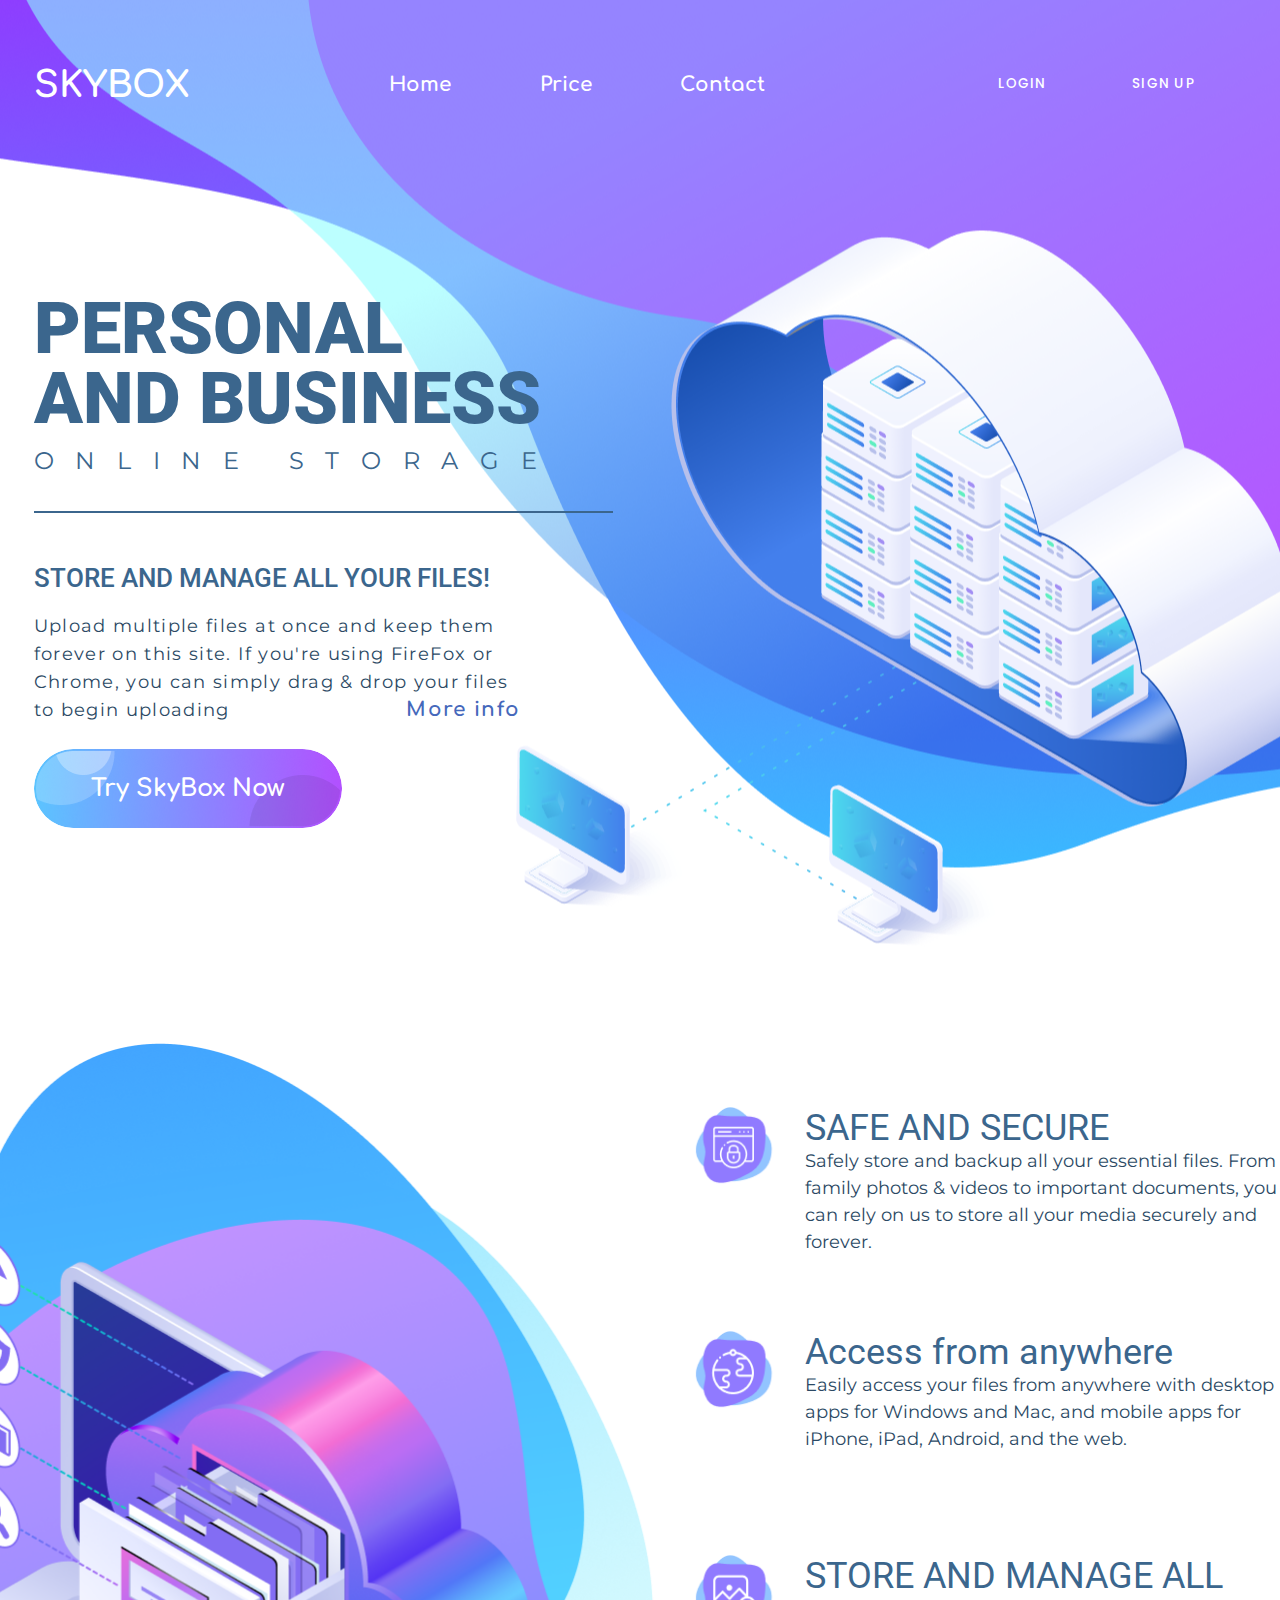
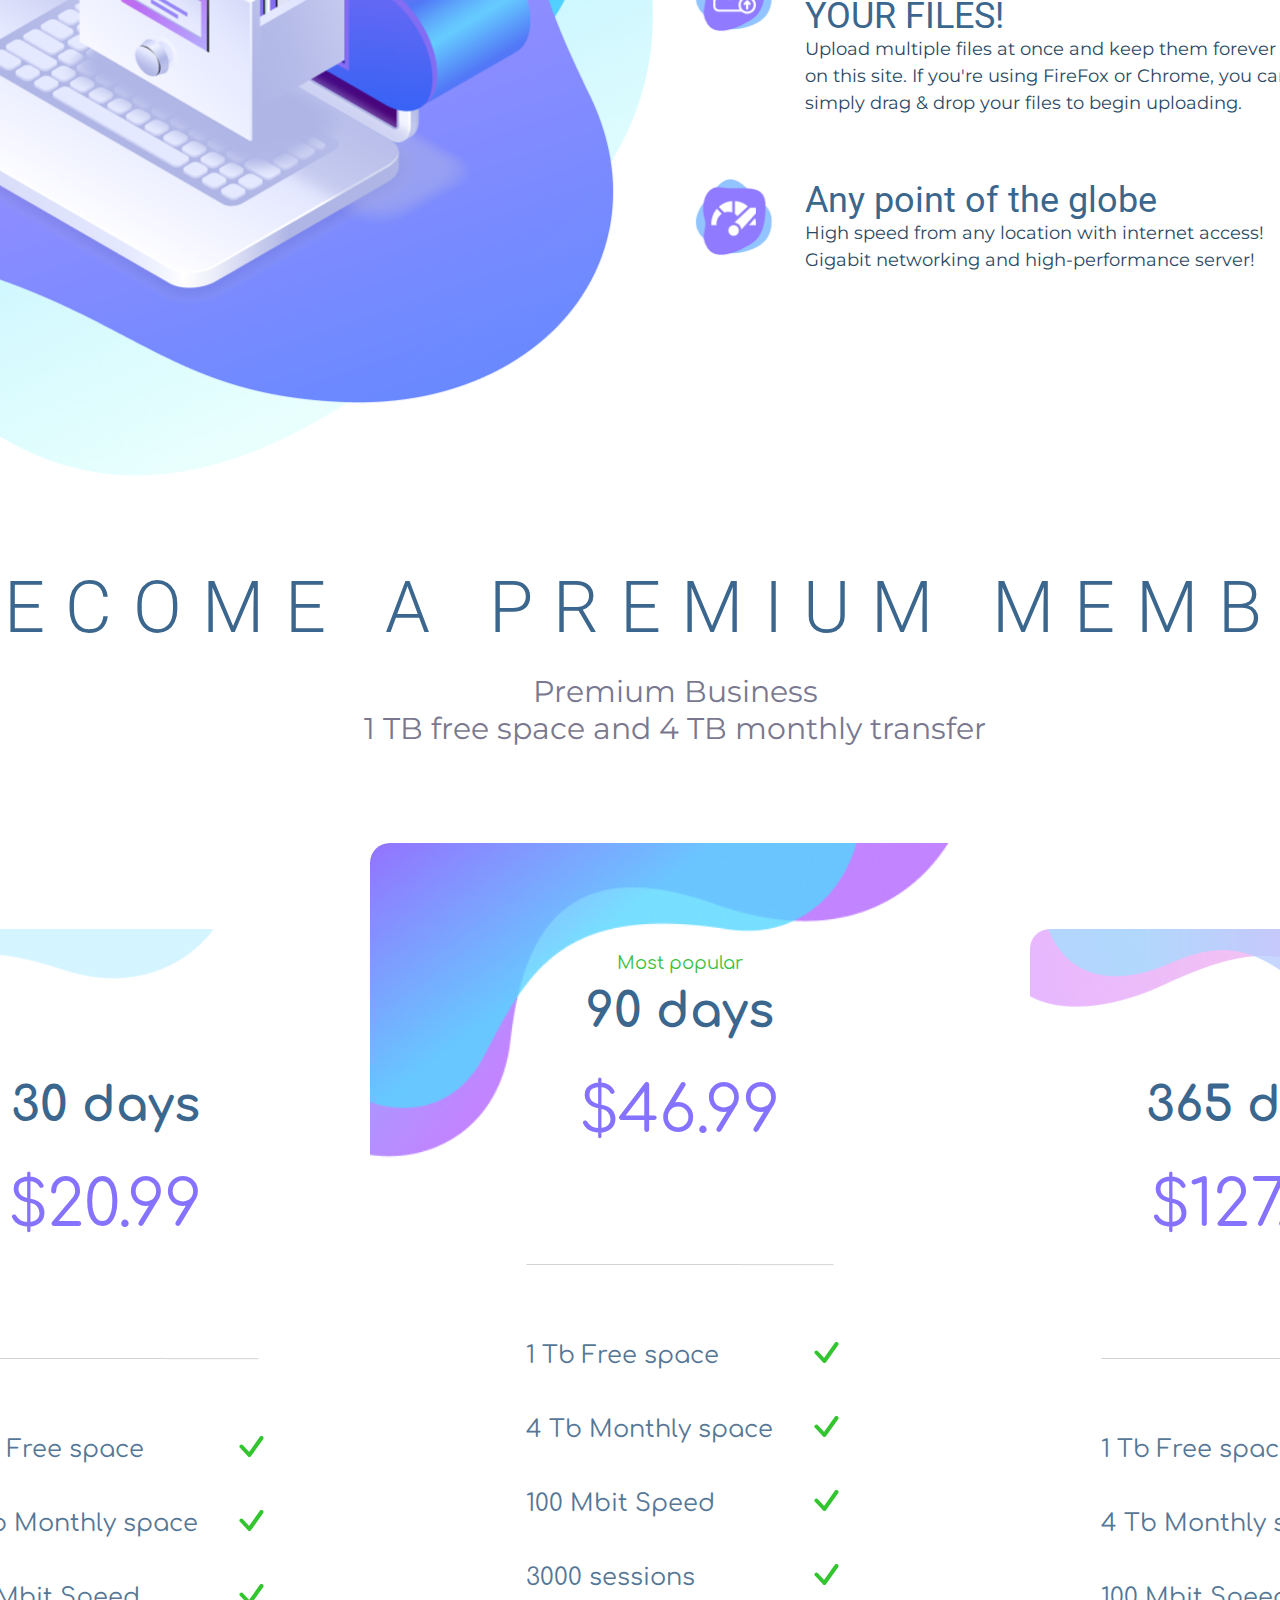
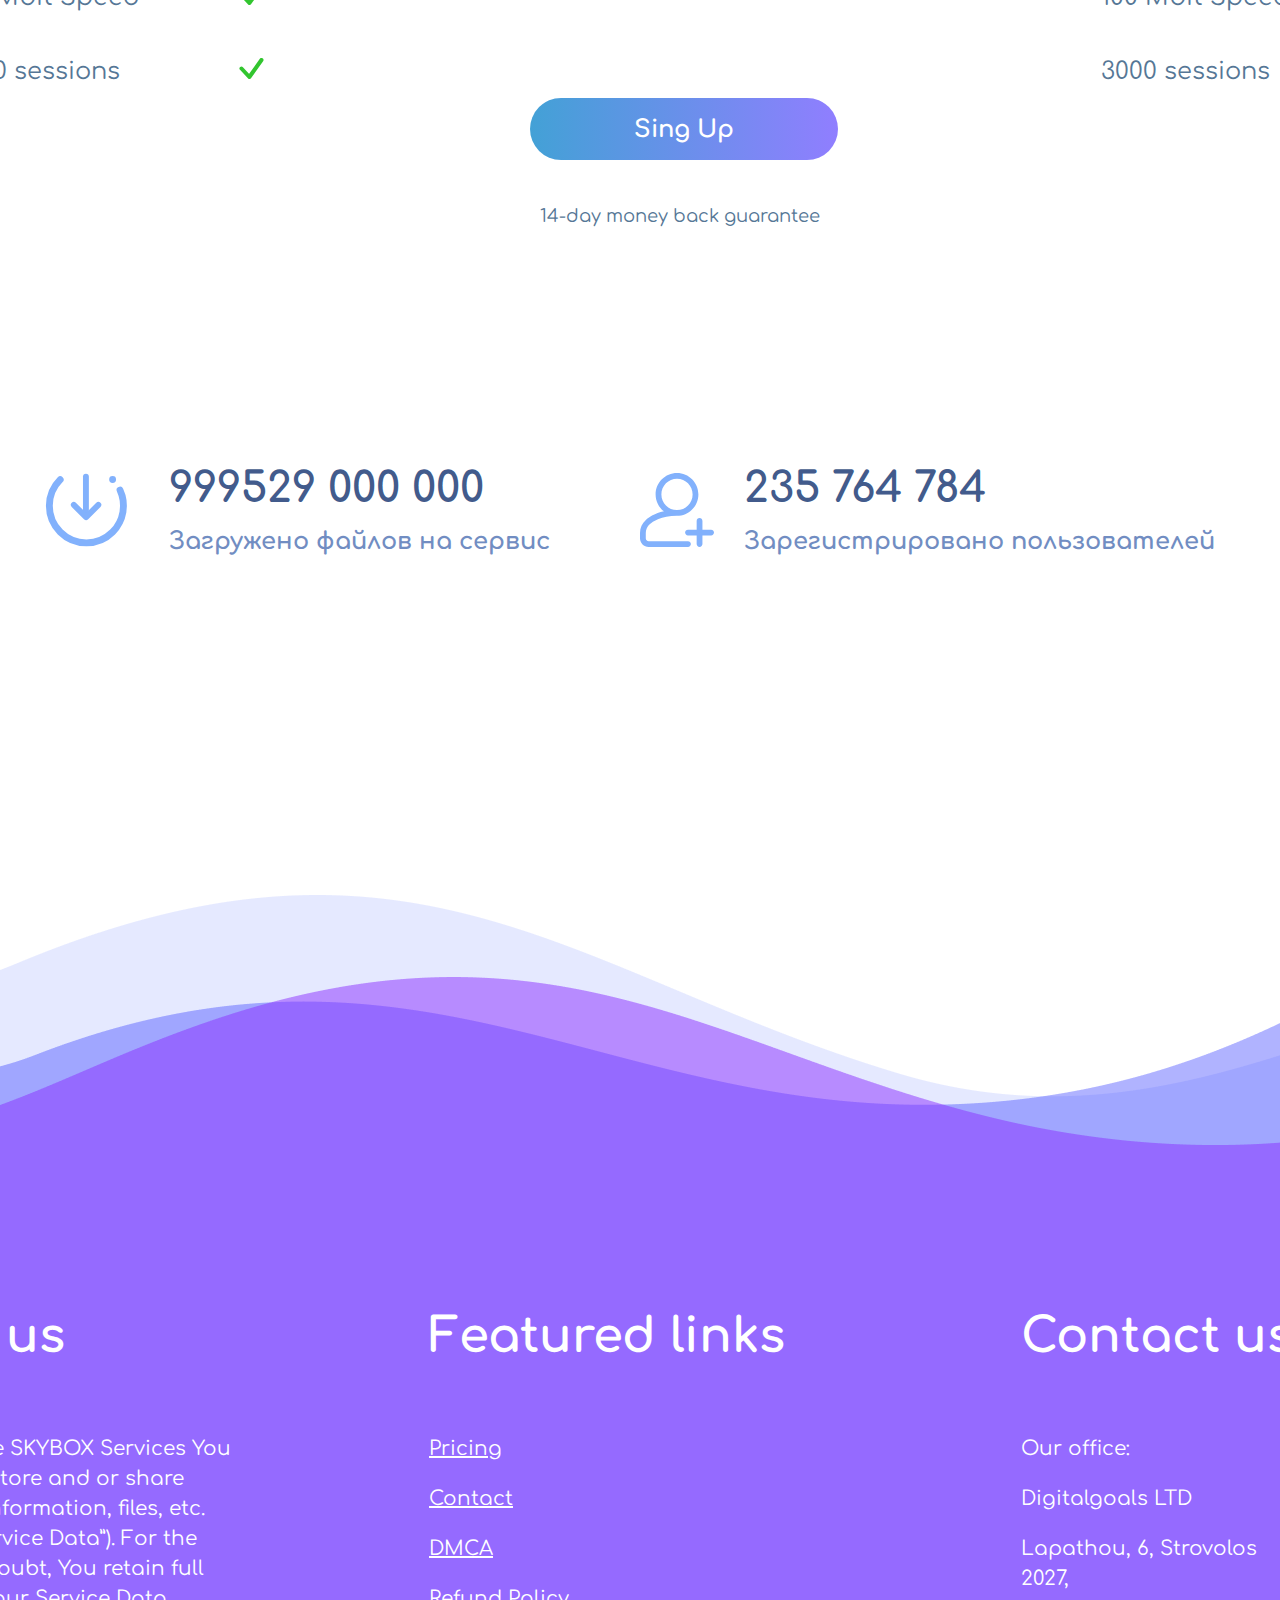
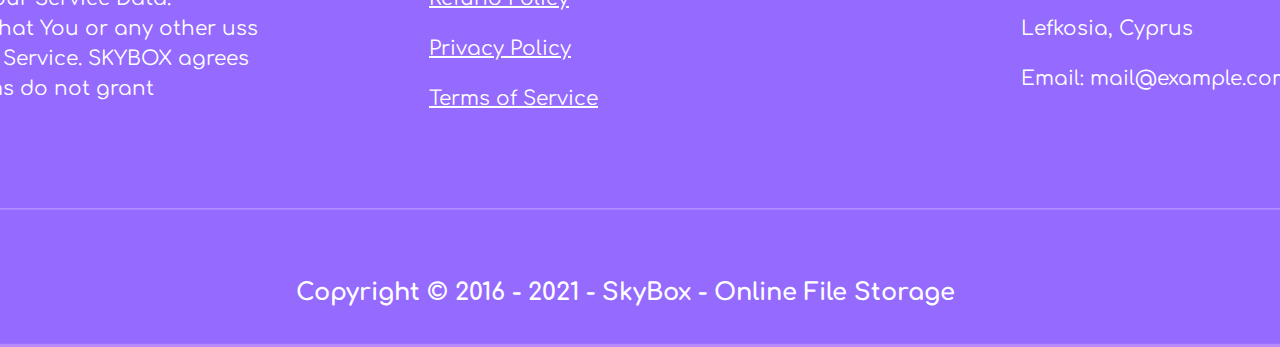
<file: index.html>
<!DOCTYPE html>
<html lang="en">
<head>
    <meta charset="UTF-8">
    <meta http-equiv="X-UA-Compatible" content="IE=edge">
    <meta name="viewport" content="width=device-width, initial-scale=1.0">
    <link rel="stylesheet" href="assets/css/style.css">
    <title>SkyBox</title>
</head>
<body>
    <section class="main__section" id="main">
        <div class="content__wrapper">
            <header class="header">
                <div class="header__container">
                    <a href="#main" class="header__logo">skybox</a>
                    <nav class="header__nav">
                        <a href="index.html" class="nav__item">Home</a>
                        <a href="price.html" class="nav__item">Price</a>
                        <a href="contact.html" class="nav__item">Contact</a>
                    </nav>
                    <div class="header__log">
                        <a href="login.html" class="log__btn">Login</a>
                        <a href="register.html" class="log__btn">Sign up</a>
                    </div>
                </div>
            </header>
            <div class="main__offer">
                <h1>Personal and Business</h1>
                <h2>Online storage</h2>
                <img src="assets/images/index/LineSec1.png" alt="Line">
                <p class="offer__title">STORE AND MANAGE ALL YOUR Files!</p>
                <p class="offer__text">Upload multiple files at once and keep them forever on this site. If you're using FireFox or Chrome, you can simply drag & drop your files to begin uploading
                    <a href="#features">More info</a></p>
                <a href="price.html" class="main__btn">Try SkyBox Now</a>
            </div>
        </div>
    </section>
    <section class="features__section" id="features">
        <div class="content__wrapper">
            <div class="features__container">
                <img src="assets/images/index/Sec2Bg.png" alt="cloud__img" class="cloud__image">
                <div class="feature__container">
                    <div class="feature">
                        <img src="assets/images/index/SafeAndSecureIcon.png" alt="icon" class="feature__img">
                        <div class="feature__texts">
                            <p class="feature__title">SAFE AND SECURE</p>
                            <p class="feature__text">Safely store and backup all your essential files. From family photos & videos to important documents, you can rely on us to store all your media securely and forever.</p>
                        </div>
                    </div>
                    <div class="feature">
                        <img src="assets/images/index/AccessFromAnywhere.png" alt="icon" class="feature__img">
                        <div class="feature__texts">
                            <p class="feature__title">Access from anywhere</p>
                            <p class="feature__text">Easily access your files from anywhere with desktop apps for Windows and Mac, and mobile apps for iPhone, iPad, Android, and the web.</p>
                        </div>
                    </div>
                    <div class="feature">
                        <img src="assets/images/index/StoreAndManage.png" alt="icon" class="feature__img">
                        <div class="feature__texts">
                            <p class="feature__title">STORE AND MANAGE ALL YOUR FILES!</p>
                            <p class="feature__text">Upload multiple files at once and keep them forever on this site. If you're using FireFox or Chrome, you can simply drag & drop your files to begin uploading.</p>
                        </div>
                    </div>
                    <div class="feature">
                        <img src="assets/images/index/AnyPointGlobe.png" alt="icon" class="feature__img">
                        <div class="feature__texts">
                            <p class="feature__title">Any point of the globe</p>
                            <p class="feature__text">High speed from any location with internet access! Gigabit networking and high-performance server!</p>
                        </div>
                    </div> 
                </div>
            </div>
        </div>
    </section>
    <section class="price__section" id="price">
        <div class="price__title">
            <p class="price__name">Become a PREMIUM MEMBER</p>
            <p class="price__text">Premium Business<br>1 TB free space and 4 TB monthly transfer</p>
        </div>
        <div class="price__row">
            <img src="assets/images/index/Sec3Bg.png" alt="sec3">
            <div class="row__column1">
                <img src="assets/images/index/FirstMembershipBg.png" alt="column1" class="column__img">
                <p class="column__days">30 days</p>
                <p class="column__price">$20.99</p>
                <img src="assets/images/index/SmallLineMembership.png" alt="line" class="column__line">
                <ul>
                    <li>1 Tb Free space</li>
                    <li>4 Tb Monthly space</li>
                    <li>100 Mbit Speed</li>
                    <li>3000 sessions</li>
                </ul>
            </div>
            <div class="row__column2">
                <img src="assets/images/index/SecondMembershipBg.png" alt="column2" class="column2__img">
                <p class="column__rec">Most popular</p>
                <p class="column__days">90 days</p>
                <p class="column__price">$46.99</p>
                <img src="assets/images/index/SmallLineMembership.png" alt="line" class="column__line">
                <ul>
                    <li>1 Tb Free space</li>
                    <li>4 Tb Monthly space</li>
                    <li>100 Mbit Speed</li>
                    <li>3000 sessions</li>
                </ul>
                <a href="register.html" class="price__btn">Sing Up</a>
                <p class="price__cashback">14-day money back guarantee</p>
            </div>
            <div class="row__column3">
                <img src="assets/images/index/ThirdMembershipBg.png" alt="column3" class="column3__img">
                <p class="column3__days">365 days</p>
                <p class="column__price">$127.99</p>
                <img src="assets/images/index/SmallLineMembership.png" alt="line" class="column__line">
                <ul>
                    <li>1 Tb Free space</li>
                    <li>4 Tb Monthly space</li>
                    <li>100 Mbit Speed</li>
                    <li>3000 sessions</li>
                </ul>
            </div>
        </div>
    </section>
    <section class="download__section" id="download">
        <div class="download__container">
            <div class="content__wrapper">
                <div class="blocks__container">
                    <div class="download__block">
                        <img src="assets/images/index/IconDownloaded.svg" alt="download">
                        <div class="block__texts">
                            <p class="block__number">999529 000 000</p>
                            <p class="block__text">Загружено файлов на сервис</p>
                        </div>
                    </div>
                    <div class="download__block">
                        <img src="assets/images/index/RegisteredUsers.svg" alt="register" class="block__icon">
                        <div class="block__texts">
                            <p class="block__number">235 764 784</p>
                            <p class="block__text">Зарегистрировано пользователей</p>
                        </div>
                    </div>
                </div>
            </div>
        </div>
    </section>
    <footer class="footer__section">
        <div class="footer__container">
            <div class="columns__container">
                <div class="column1__container">
                    <p class="column__title">About us</p>
                    <p class="column__text">When using the SKYBOX Services You may transmit, store and or share certain data, information, files, etc. (altogether “Service Data”). For the avoidance of doubt, You retain full ownership of Your Service Data. SKYBOX doea that You or any other uss while using the Service. SKYBOX agrees that these Terms do not grant</p>
                </div>
                <div class="column2__container">
                    <p class="column__title">Featured links</p>
                    <a href="price.html" class="column__share">Pricing</a>
                    <a href="contact.html" class="column__share">Contact</a>
                    <a href="faq.html" class="column__share">DMCA</a>
                    <a href="#" class="column__share">Refund Policy</a>
                    <a href="#" class="column__share">Privacy Policy</a>
                    <a href="#" class="column__share">Terms of Service</a>
                </div>
                <div class="column3__container">
                    <p class="column__title">Contact us</p>
                    <p class="column3__text">Our office:</p>
                    <p class="column3__text">Digitalgoals LTD</p>
                    <p class="column3__text">Lapathou, 6, Strovolos 2027,</p>
                    <p class="column3__text">Lefkosia, Cyprus</p>
                    <p class="column3__text">Email:<a href="mailto:mail@example.com" class="column__email"> mail@example.com</a></p>
                </div>
            </div>
            <img src="assets/images/index/FooterLine.png" alt="line2">
            <p class="copyright__text">Copyright © 2016 - 2021 - SkyBox - Online File Storage</p>
        </div>
    </footer>
</body>
</html>
</file>
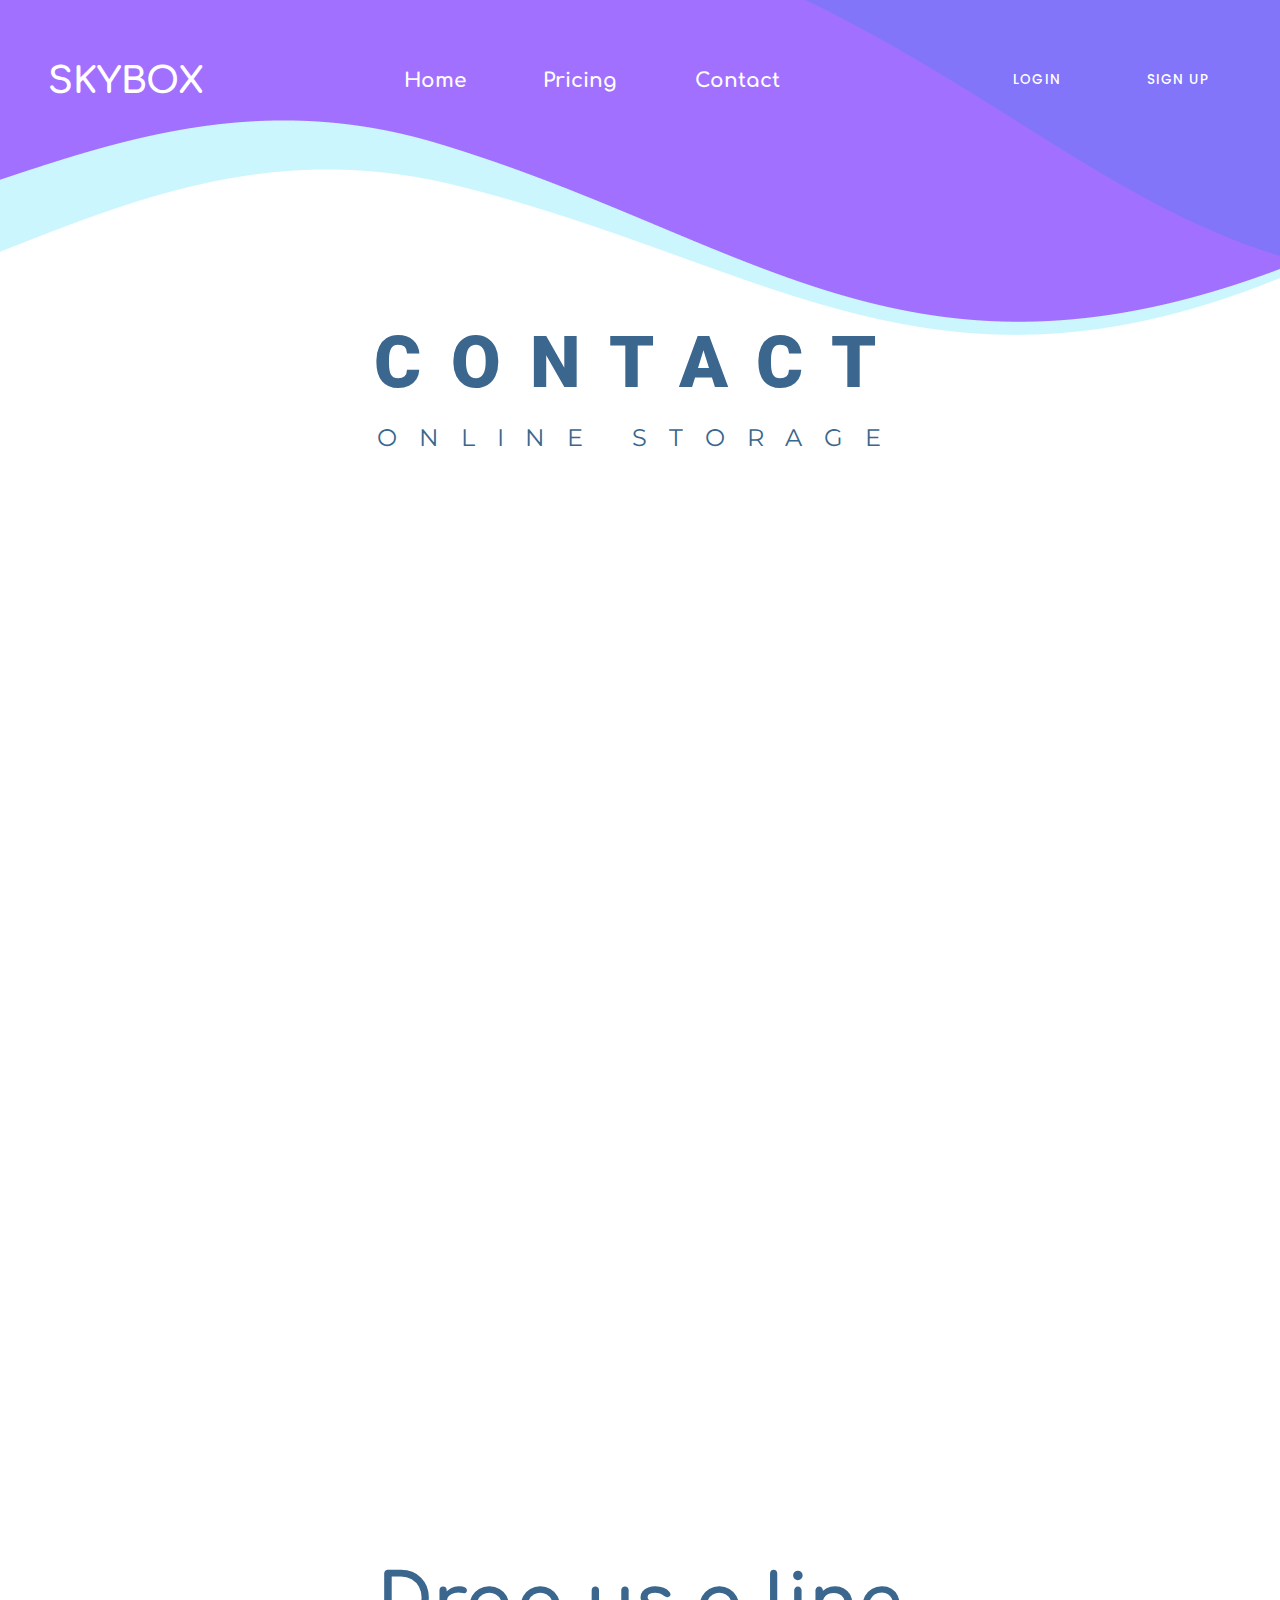
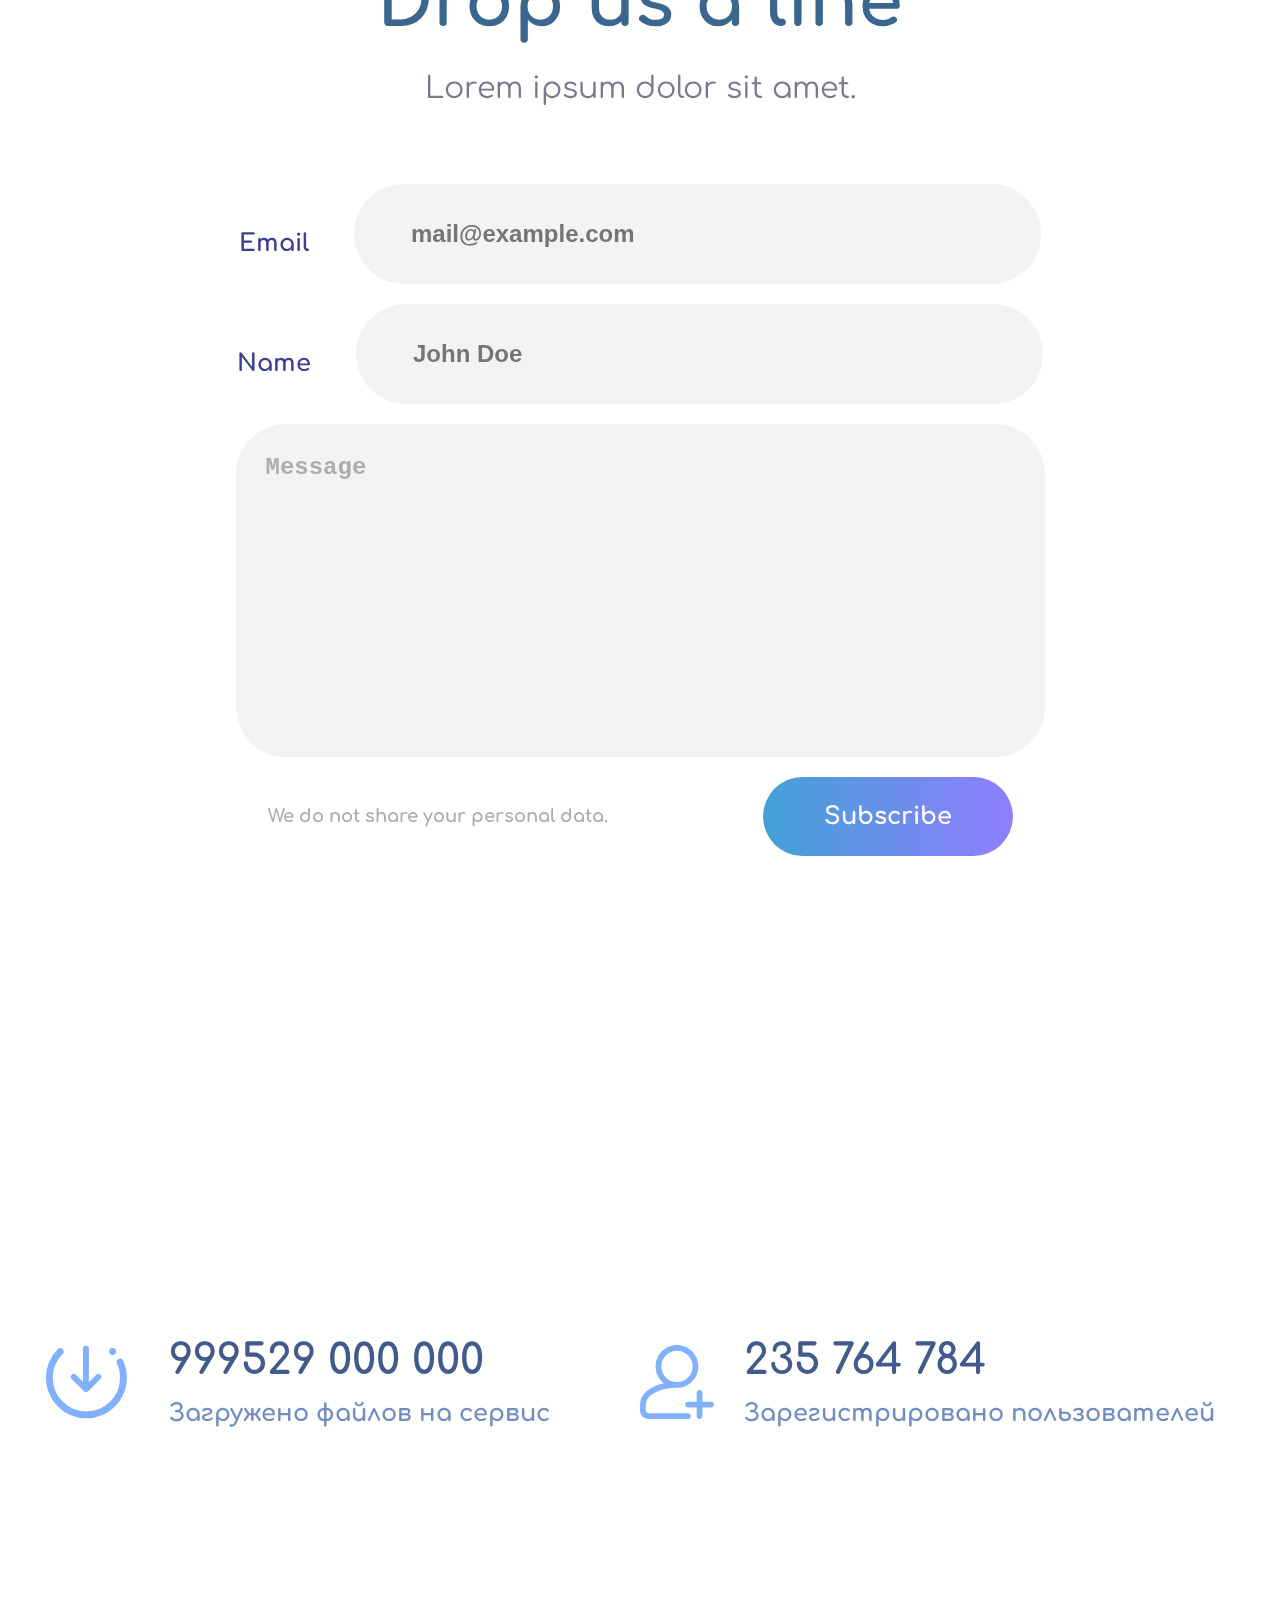
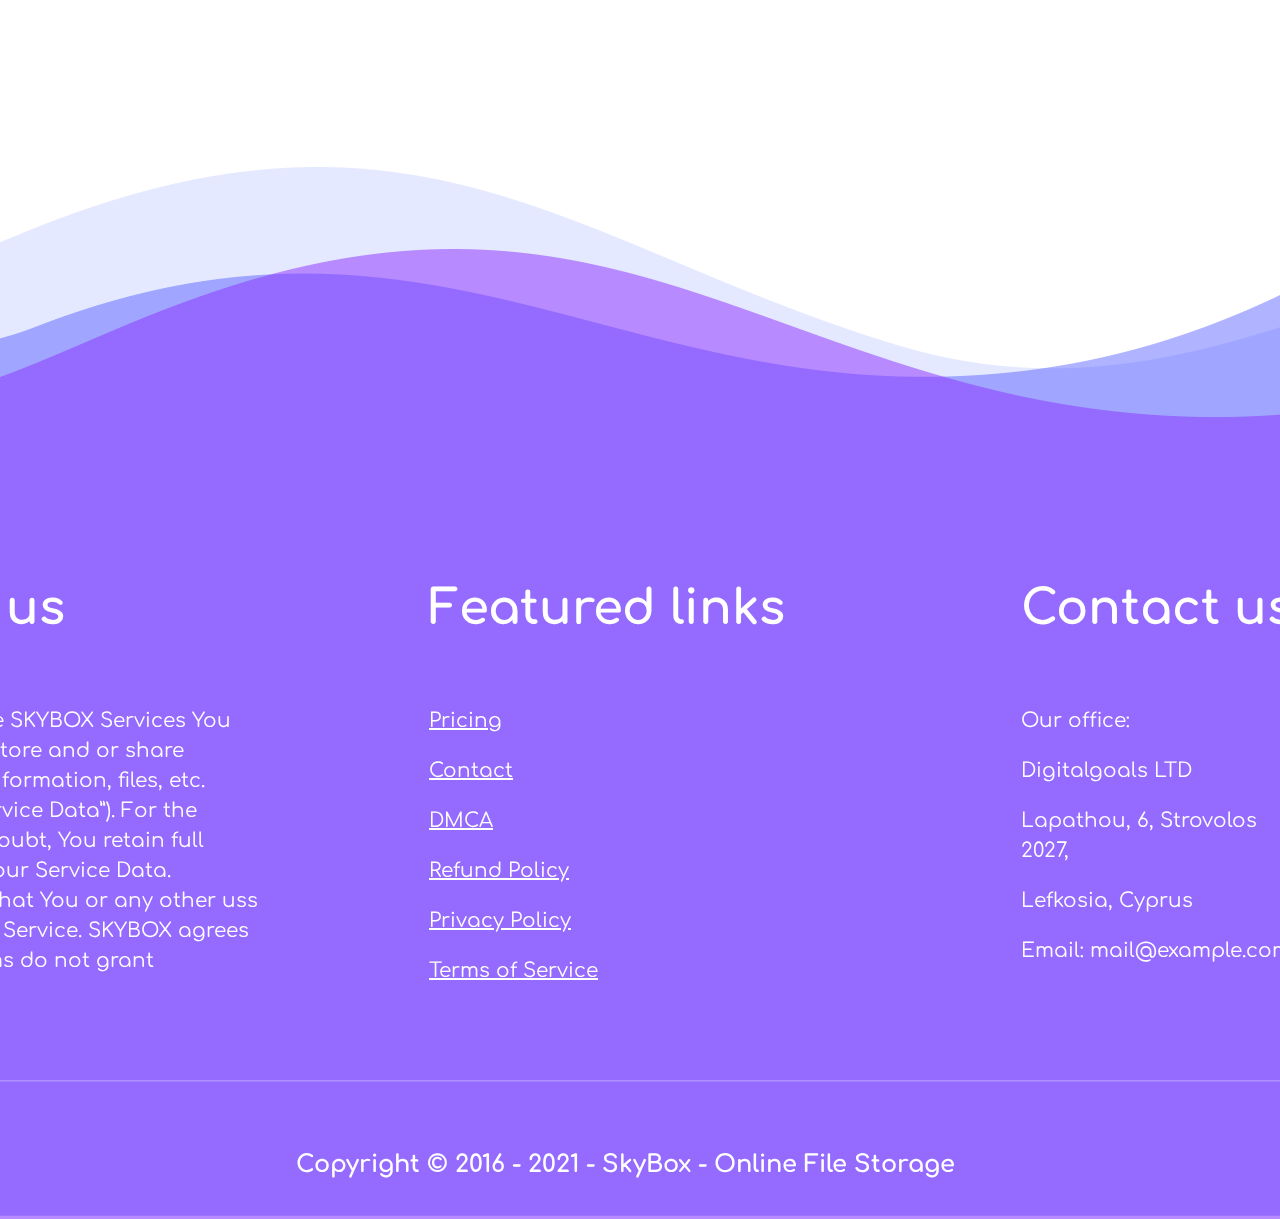
<file: contact.html>
<!DOCTYPE html>
<html lang="en">
<head>
    <meta charset="UTF-8">
    <meta http-equiv="X-UA-Compatible" content="IE=edge">
    <meta name="viewport" content="width=device-width, initial-scale=1.0">
    <link rel="stylesheet" href="assets/css/contact.css">
    <title>SkyBox</title>
</head>
<body>
    <header class="header">
        <div class="header__container">
            <a href="#main" class="header__logo">SkyBox</a>
            <nav class="header__nav">
                <a href="index.html" class="nav__item">Home</a>
                <a href="#" class="nav__item">Pricing</a>
                <a href="#" class="nav__item">Contact</a>
            </nav>
            <div class="header__log">
                <a href="login.html" class="div log__btn">Login</a>
                <a href="register.html" class="div log__btn">Sign up</a>
            </div>
        </div>
    </header>
    <section class="contact__section">
        <div class="contact__container">
            <p class="contact__title">Contact</p>
            <p class="contact__name">Online storage</p>
            <iframe src="https://www.google.com/maps/embed?pb=!1m18!1m12!1m3!1d2252.559807315096!2d51.79394541551187!3d55.62707480914987!2m3!1f0!2f0!3f0!3m2!1i1024!2i768!4f13.1!3m3!1m2!1s0x415f93726cd900db%3A0x6466deefbe381af3!2z0J3QuNC20L3QtdC60LDQvNGB0LrQuNC5INC40L3QtNGD0YHRgtGA0LjQsNC70YzQvdGL0Lkg0YLQtdGF0L3QuNC60YPQvA!5e0!3m2!1sru!2sru!4v1649683879315!5m2!1sru!2sru" width="1920" height="838" style="border:0;" allowfullscreen="" loading="lazy" referrerpolicy="no-referrer-when-downgrade"></iframe>
        </div>
    </section>
    <section class="drop__section">
        <div class="drop__container">
            <p class="drop__title">Drop us a line</p>
            <p class="drop__name">Lorem ipsum dolor sit amet.</p>
            <div>
                <p class="drop__text">Email</p>
                <input type="email" required placeholder="mail@example.com" class="drop__email_contact">
            </div>
            <div>
                <p class="drop__text">Name</p>
                <input type="text" required placeholder="John Doe" class="drop__name_contact">
            </div>
            <textarea cols="30" rows="10" placeholder="Message"></textarea>
            <div>
                <p class="drop__subtitle">We do not share your personal data.</p>
                <a href="#">Subscribe</a>
            </div>
        </div>
    </section>
    <section class="download__section" id="download">
        <div class="download__container">
            <div class="content__wrapper">
                <div class="blocks__container">
                    <div class="download__block">
                        <img src="assets/images/index/IconDownloaded.svg" alt="download">
                        <div class="block__texts">
                            <p class="block__number">999529 000 000</p>
                            <p class="block__text">Загружено файлов на сервис</p>
                        </div>
                    </div>
                    <div class="download__block">
                        <img src="assets/images/index/RegisteredUsers.svg" alt="register" class="block__icon">
                        <div class="block__texts">
                            <p class="block__number">235 764 784</p>
                            <p class="block__text">Зарегистрировано пользователей</p>
                        </div>
                    </div>
                </div>
            </div>
        </div>
    </section>
    <footer class="footer__section">
        <div class="footer__container">
            <div class="columns__container">
                <div class="column1__container">
                    <p class="column__title">About us</p>
                    <p class="column__text">When using the SKYBOX Services You may transmit, store and or share certain data, information, files, etc. (altogether “Service Data”). For the avoidance of doubt, You retain full ownership of Your Service Data. SKYBOX doea that You or any other uss while using the Service. SKYBOX agrees that these Terms do not grant</p>
                </div>
                <div class="column2__container">
                    <p class="column__title">Featured links</p>
                    <a href="price.html" class="column__share">Pricing</a>
                    <a href="contact.html" class="column__share">Contact</a>
                    <a href="faq.html" class="column__share">DMCA</a>
                    <a href="#" class="column__share">Refund Policy</a>
                    <a href="#" class="column__share">Privacy Policy</a>
                    <a href="#" class="column__share">Terms of Service</a>
                </div>
                <div class="column3__container">
                    <p class="column__title">Contact us</p>
                    <p class="column3__text">Our office:</p>
                    <p class="column3__text">Digitalgoals LTD</p>
                    <p class="column3__text">Lapathou, 6, Strovolos 2027,</p>
                    <p class="column3__text">Lefkosia, Cyprus</p>
                    <p class="column3__text">Email:<a href="mailto:mail@example.com" class="column__email"> mail@example.com</a></p>
                </div>
            </div>
            <img src="assets/images/index/FooterLine.png" alt="line2">
            <p class="copyright__text">Copyright © 2016 - 2021 - SkyBox - Online File Storage</p>
        </div>
    </footer>
</body>
</html>
</file>
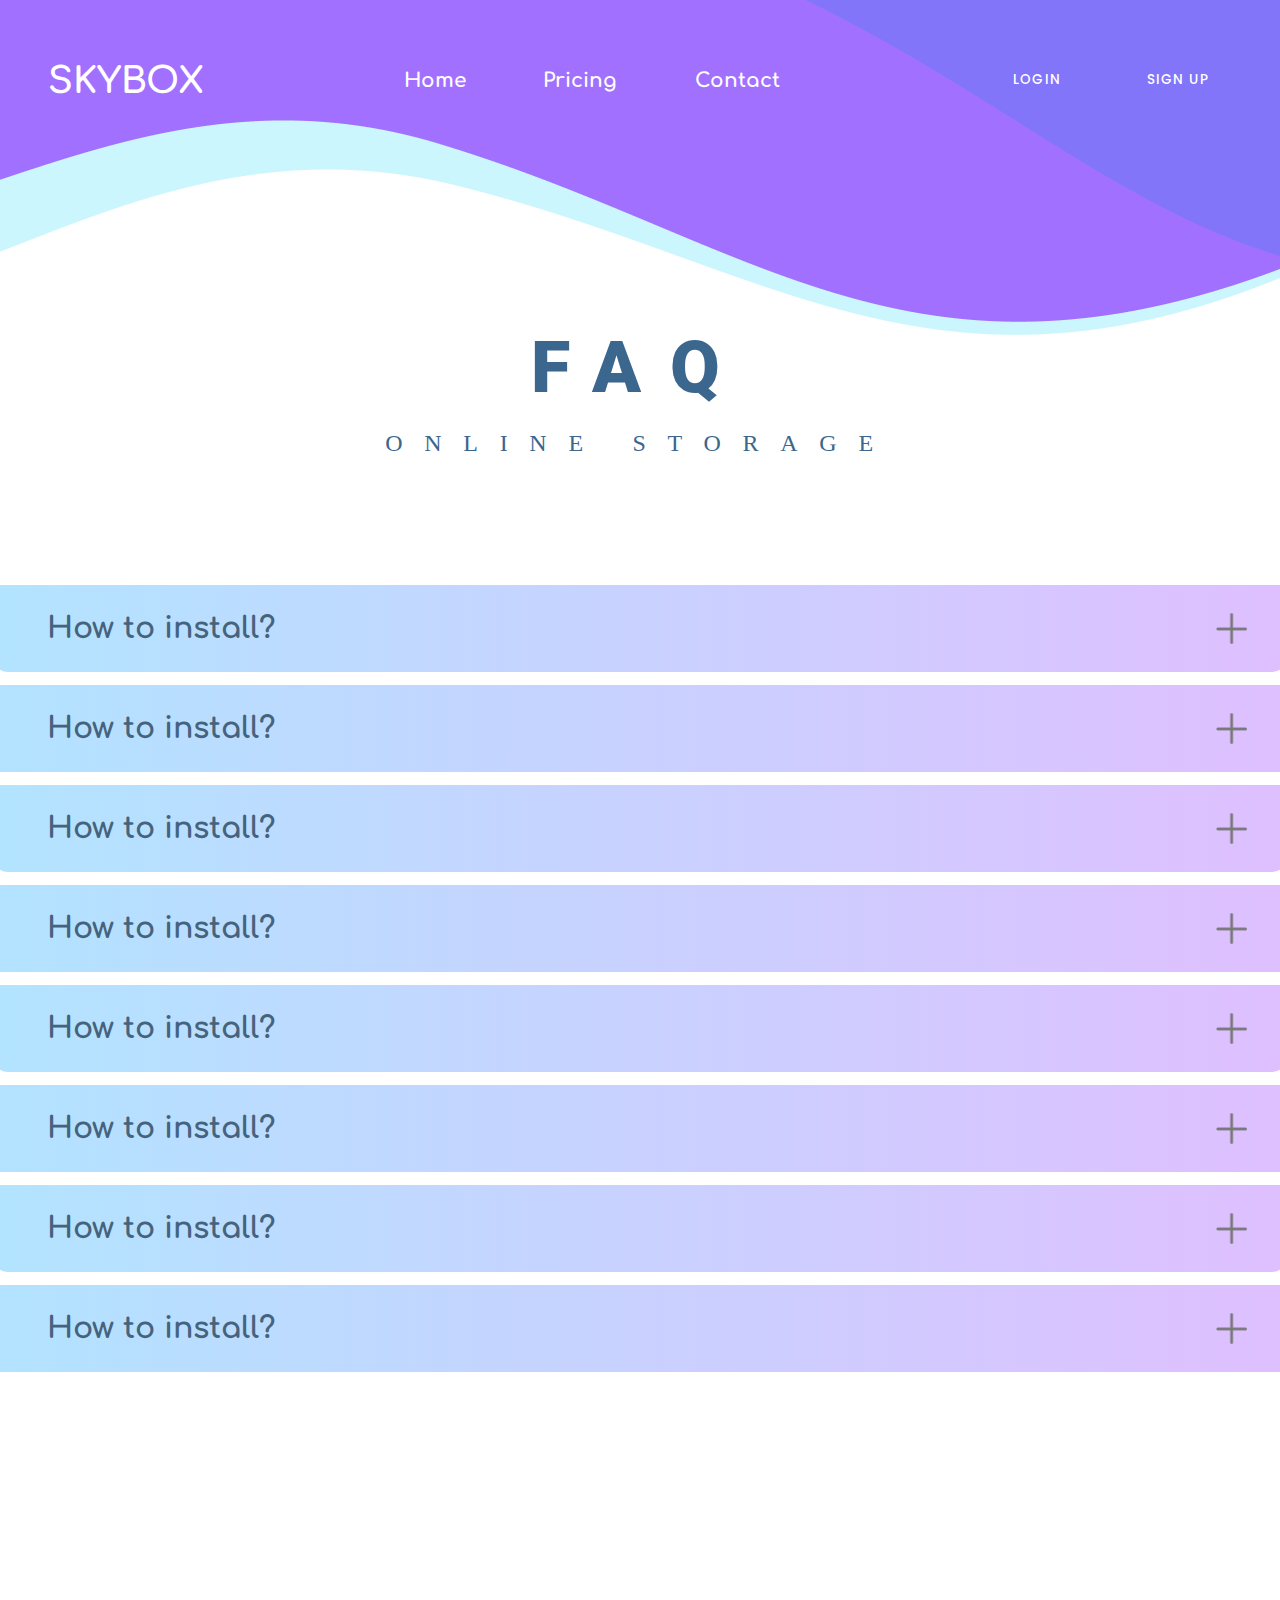
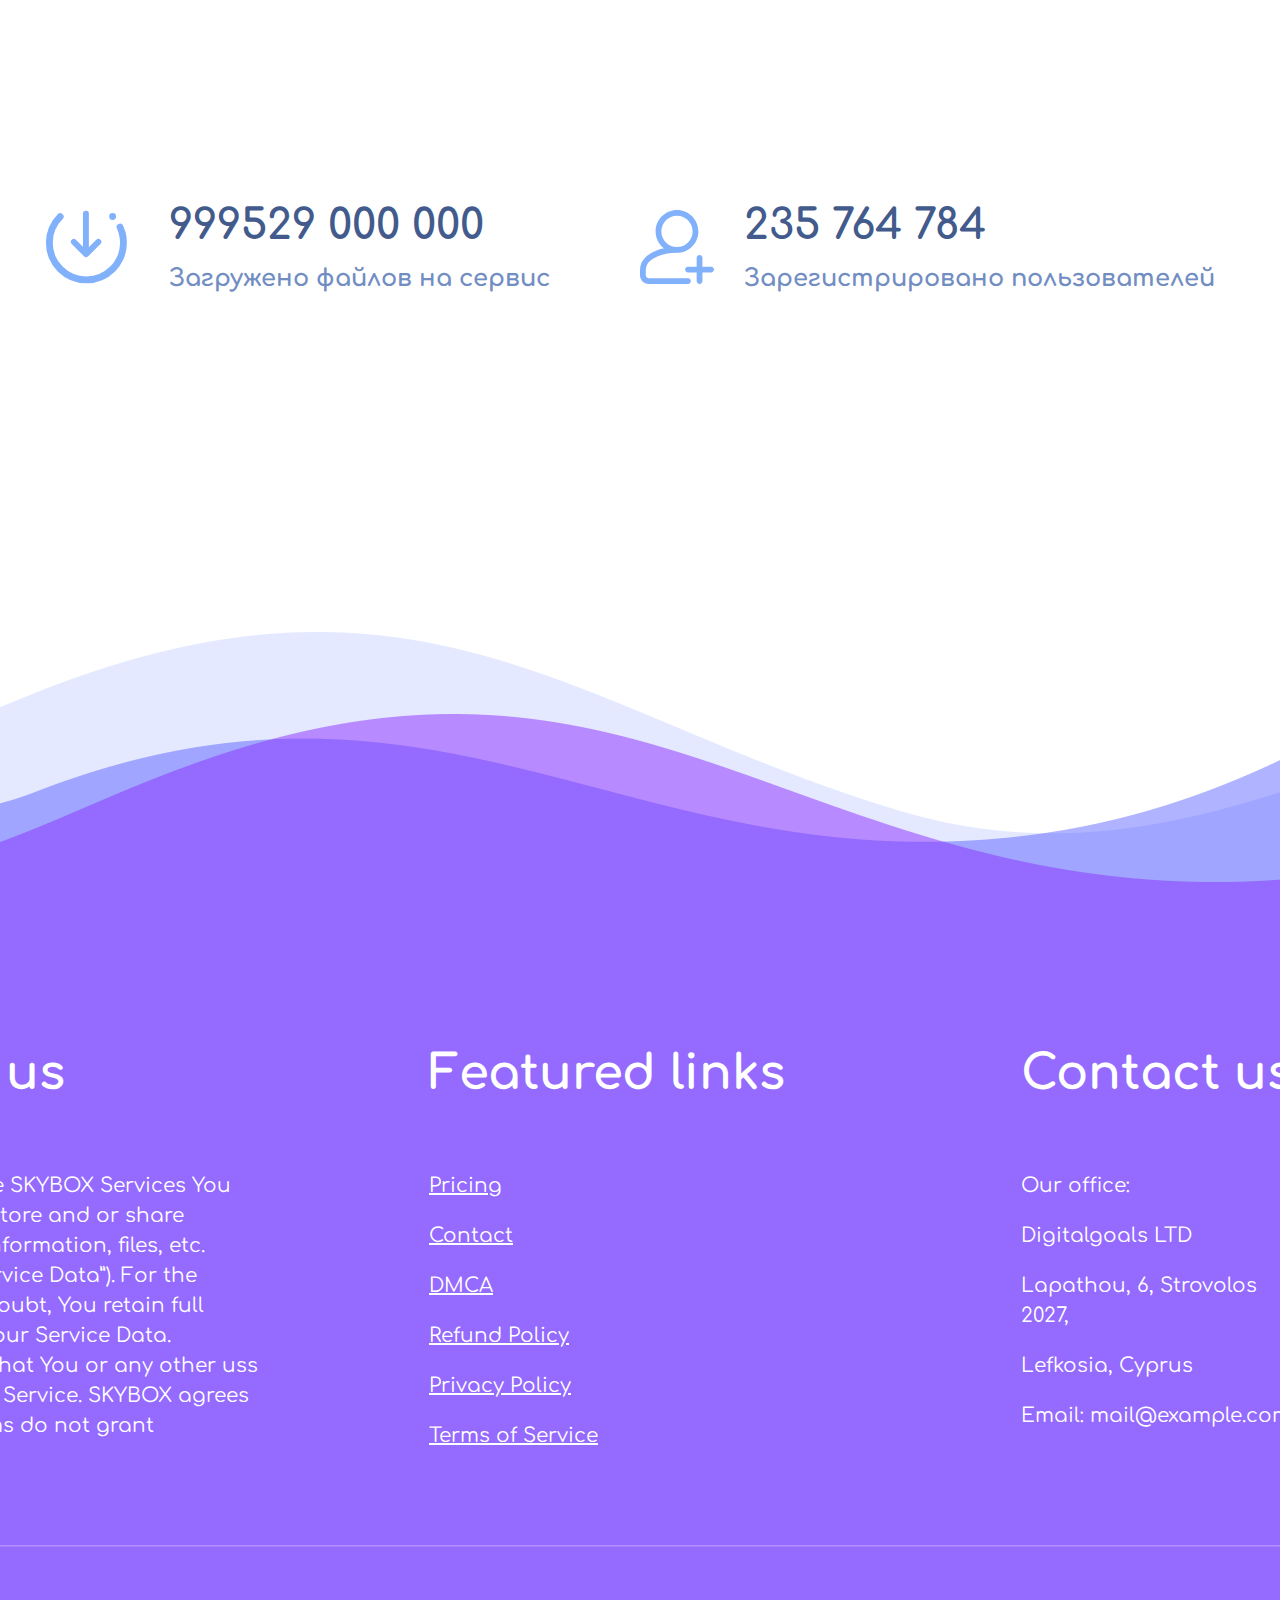
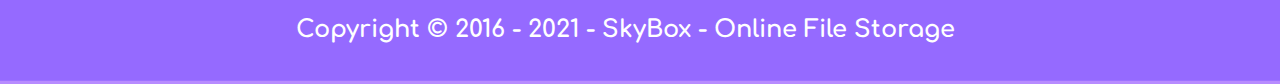
<file: faq.html>
<!DOCTYPE html>
<html lang="en">
<head>
    <meta charset="UTF-8">
    <meta http-equiv="X-UA-Compatible" content="IE=edge">
    <meta name="viewport" content="width=device-width, initial-scale=1.0">
    <link rel="stylesheet" href="assets/css/faq.css">
    <title>SkyBox</title>
</head>
<body>
    <header class="header">
        <div class="header__container">
            <a href="#main" class="header__logo">SkyBox</a>
            <nav class="header__nav">
                <a href="index.html" class="nav__item">Home</a>
                <a href="price.html" class="nav__item">Pricing</a>
                <a href="contact.html" class="nav__item">Contact</a>
            </nav>
            <div class="header__log">
                <a href="login.html" class="log__btn">Login</a>
                <a href="register.html" class="log__btn">Sign up</a>
            </div>
        </div>
    </header>
    <section class="faq__section" id="faq">
        <div class="faq__container">
            <p class="faq__title">FAQ</p>
            <p class="faq__name">Online storage</p>
            <div class="faq__questions">
                <div class="faq__div1 B2E4">
                    <p class="faq__text">How to install?</p>
                    <div class="faq__div2"></div>
                </div>
                <p class=" faq__answer">Orci nibh faucibus nunc aliquet diam. Neque quis dignissim ipsum eget sed massa feugiat sit nibh. Pretium eget morbi tincidunt justo, mattis tincidunt facilisis lorem. Commodo, sit enim, amet fringilla in proin purus. Et odio arcu libero at sed quam tempor, neque. Scelerisque arcu vel vehicula eget posuere. Sed urna velit aliquam in pharetra. Tempus libero elit ac hac et morbi. Sed viverra vel adipiscing mauris, congue tincidunt integer. Sed gravida in cursus pellentesque odio.</p>
            </div>
            <div class="faq__questions">
                <div class="faq__div1 B2E3">
                    <p class="faq__text">How to install?</p>
                    <div class="faq__div2"></div>
                </div>
                <p class="faq__answer">Orci nibh faucibus nunc aliquet diam. Neque quis dignissim ipsum eget sed massa feugiat sit nibh. Pretium eget morbi tincidunt justo, mattis tincidunt facilisis lorem. Commodo, sit enim, amet fringilla in proin purus. Et odio arcu libero at sed quam tempor, neque. Scelerisque arcu vel vehicula eget posuere. Sed urna velit aliquam in pharetra. Tempus libero elit ac hac et morbi. Sed viverra vel adipiscing mauris, congue tincidunt integer. Sed gravida in cursus pellentesque odio.</p>
            </div>
            <div class="faq__questions">
                <div class="faq__div1 B2E4">
                    <p class="faq__text">How to install?</p>
                    <div class="faq__div2"></div>
                </div>
                <p class="faq__answer">Orci nibh faucibus nunc aliquet diam. Neque quis dignissim ipsum eget sed massa feugiat sit nibh. Pretium eget morbi tincidunt justo, mattis tincidunt facilisis lorem. Commodo, sit enim, amet fringilla in proin purus. Et odio arcu libero at sed quam tempor, neque. Scelerisque arcu vel vehicula eget posuere. Sed urna velit aliquam in pharetra. Tempus libero elit ac hac et morbi. Sed viverra vel adipiscing mauris, congue tincidunt integer. Sed gravida in cursus pellentesque odio.</p>
            </div>
            <div class="faq__questions">
                <div class="faq__div1 B2E3">
                    <p class="faq__text">How to install?</p>
                    <div class="faq__div2"></div>
                </div>
                <p class="faq__answer">Orci nibh faucibus nunc aliquet diam. Neque quis dignissim ipsum eget sed massa feugiat sit nibh. Pretium eget morbi tincidunt justo, mattis tincidunt facilisis lorem. Commodo, sit enim, amet fringilla in proin purus. Et odio arcu libero at sed quam tempor, neque. Scelerisque arcu vel vehicula eget posuere. Sed urna velit aliquam in pharetra. Tempus libero elit ac hac et morbi. Sed viverra vel adipiscing mauris, congue tincidunt integer. Sed gravida in cursus pellentesque odio.</p>
            </div>
            <div class="faq__questions">
                <div class="faq__div1 B2E4">
                    <p class="faq__text">How to install?</p>
                    <div class="faq__div2"></div>
                </div>
                <p class="faq__answer">Orci nibh faucibus nunc aliquet diam. Neque quis dignissim ipsum eget sed massa feugiat sit nibh. Pretium eget morbi tincidunt justo, mattis tincidunt facilisis lorem. Commodo, sit enim, amet fringilla in proin purus. Et odio arcu libero at sed quam tempor, neque. Scelerisque arcu vel vehicula eget posuere. Sed urna velit aliquam in pharetra. Tempus libero elit ac hac et morbi. Sed viverra vel adipiscing mauris, congue tincidunt integer. Sed gravida in cursus pellentesque odio.</p>
            </div>
            <div class="faq__questions">
                <div class="faq__div1 B2E3">
                    <p class="faq__text">How to install?</p>
                    <div class="faq__div2"></div>
                </div>
                <p class="faq__answer">Orci nibh faucibus nunc aliquet diam. Neque quis dignissim ipsum eget sed massa feugiat sit nibh. Pretium eget morbi tincidunt justo, mattis tincidunt facilisis lorem. Commodo, sit enim, amet fringilla in proin purus. Et odio arcu libero at sed quam tempor, neque. Scelerisque arcu vel vehicula eget posuere. Sed urna velit aliquam in pharetra. Tempus libero elit ac hac et morbi. Sed viverra vel adipiscing mauris, congue tincidunt integer. Sed gravida in cursus pellentesque odio.</p>
            </div>
            <div class="faq__questions">
                <div class="faq__div1 B2E4">
                    <p class="faq__text">How to install?</p>
                    <div class="faq__div2"></div>
                </div>
                <p class="faq__answer">Orci nibh faucibus nunc aliquet diam. Neque quis dignissim ipsum eget sed massa feugiat sit nibh. Pretium eget morbi tincidunt justo, mattis tincidunt facilisis lorem. Commodo, sit enim, amet fringilla in proin purus. Et odio arcu libero at sed quam tempor, neque. Scelerisque arcu vel vehicula eget posuere. Sed urna velit aliquam in pharetra. Tempus libero elit ac hac et morbi. Sed viverra vel adipiscing mauris, congue tincidunt integer. Sed gravida in cursus pellentesque odio.</p>
            </div>
            <div class="faq__questions">
                <div class="faq__div1 B2E3">
                    <p class="faq__text">How to install?</p>
                    <div class="faq__div2"></div>
                </div>
                <p class="faq__answer">Orci nibh faucibus nunc aliquet diam. Neque quis dignissim ipsum eget sed massa feugiat sit nibh. Pretium eget morbi tincidunt justo, mattis tincidunt facilisis lorem. Commodo, sit enim, amet fringilla in proin purus. Et odio arcu libero at sed quam tempor, neque. Scelerisque arcu vel vehicula eget posuere. Sed urna velit aliquam in pharetra. Tempus libero elit ac hac et morbi. Sed viverra vel adipiscing mauris, congue tincidunt integer. Sed gravida in cursus pellentesque odio.</p>
            </div>
        </div>
    </section>
    <section class="download__section" id="download">
        <div class="download__container">
            <div class="content__wrapper">
                <div class="blocks__container">
                    <div class="download__block">
                        <img src="assets/images/index/IconDownloaded.svg" alt="download">
                        <div class="block__texts">
                            <p class="block__number">999529 000 000</p>
                            <p class="block__text">Загружено файлов на сервис</p>
                        </div>
                    </div>
                    <div class="download__block">
                        <img src="assets/images/index/RegisteredUsers.svg" alt="register" class="block__icon">
                        <div class="block__texts">
                            <p class="block__number">235 764 784</p>
                            <p class="block__text">Зарегистрировано пользователей</p>
                        </div>
                    </div>
                </div>
            </div>
        </div>
    </section>
    <footer class="footer__section">
        <div class="footer__container">
            <div class="columns__container">
                <div class="column1__container">
                    <p class="column__title">About us</p>
                    <p class="column__text">When using the SKYBOX Services You may transmit, store and or share certain data, information, files, etc. (altogether “Service Data”). For the avoidance of doubt, You retain full ownership of Your Service Data. SKYBOX doea that You or any other uss while using the Service. SKYBOX agrees that these Terms do not grant</p>
                </div>
                <div class="column2__container">
                    <p class="column__title">Featured links</p>
                    <a href="price.html" class="column__share">Pricing</a>
                    <a href="contact.html" class="column__share">Contact</a>
                    <a href="faq.html" class="column__share">DMCA</a>
                    <a href="#" class="column__share">Refund Policy</a>
                    <a href="#" class="column__share">Privacy Policy</a>
                    <a href="#" class="column__share">Terms of Service</a>
                </div>
                <div class="column3__container">
                    <p class="column__title">Contact us</p>
                    <p class="column3__text">Our office:</p>
                    <p class="column3__text">Digitalgoals LTD</p>
                    <p class="column3__text">Lapathou, 6, Strovolos 2027,</p>
                    <p class="column3__text">Lefkosia, Cyprus</p>
                    <p class="column3__text">Email:<a href="mailto:mail@example.com" class="column__email"> mail@example.com</a></p>
                </div>
            </div>
            <img src="assets/images/index/FooterLine.png" alt="line2">
            <p class="copyright__text">Copyright © 2016 - 2021 - SkyBox - Online File Storage</p>
        </div>
    </footer>
</body>
</html>
</file>
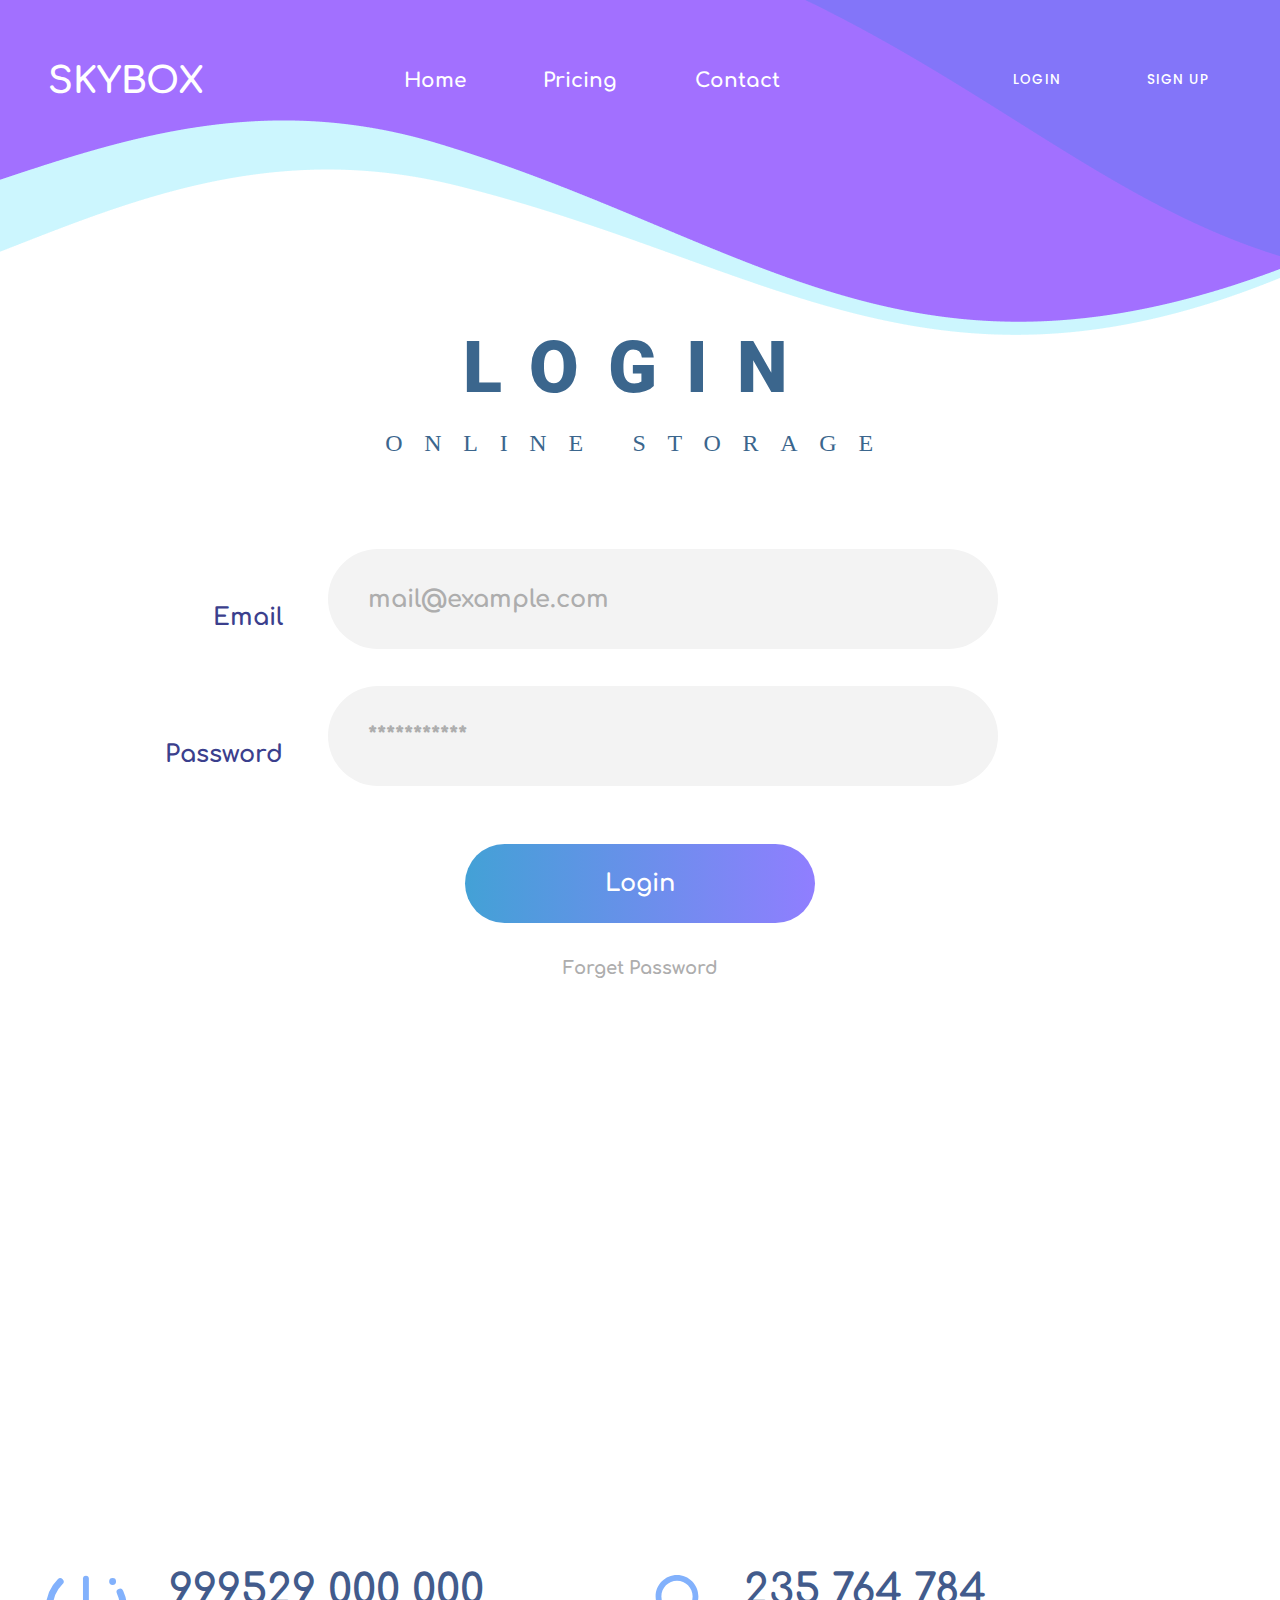
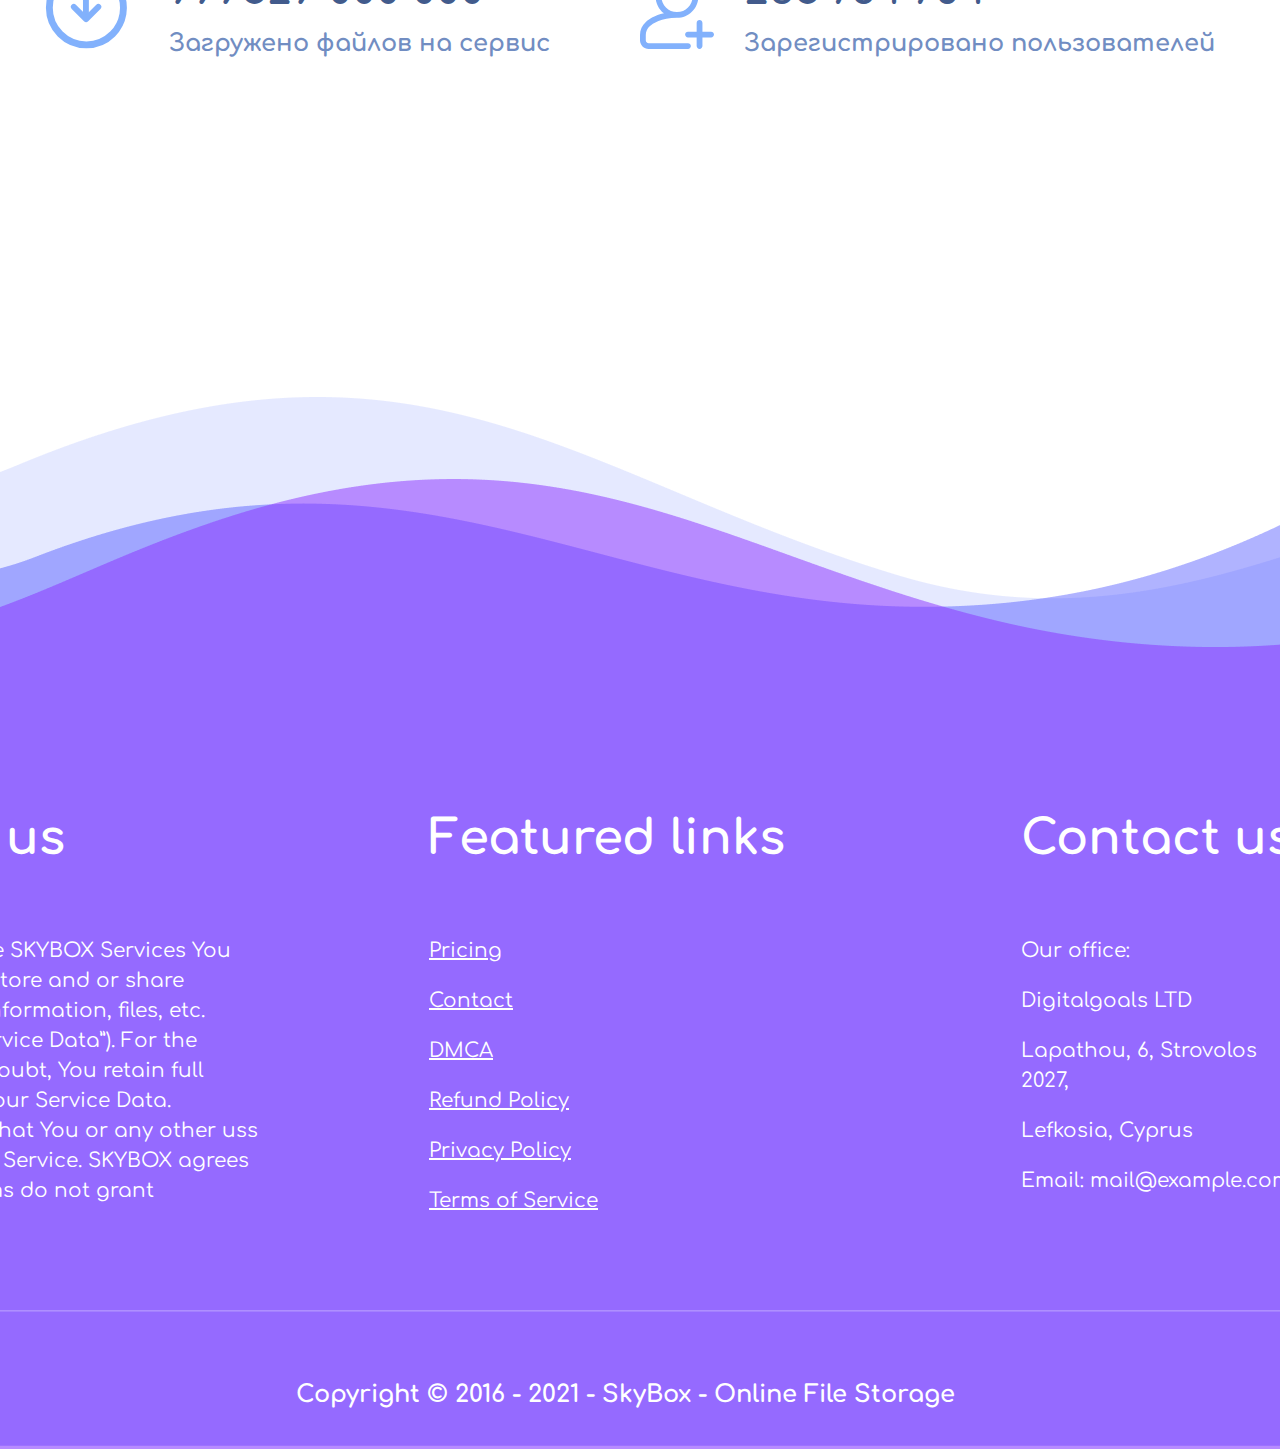
<file: login.html>
<!DOCTYPE html>
<html lang="en">
<head>
    <meta charset="UTF-8">
    <meta http-equiv="X-UA-Compatible" content="IE=edge">
    <meta name="viewport" content="width=device-width, initial-scale=1.0">
    <link rel="stylesheet" href="assets/css/login.css">
    <title>SkyBox</title>
</head>
<body>
    <header class="header">
        <div class="header__container">
            <a href="#main" class="header__logo">SkyBox</a>
            <nav class="header__nav">
                <a href="index.html" class="nav__item">Home</a>
                <a href="#" class="nav__item">Pricing</a>
                <a href="#" class="nav__item">Contact</a>
            </nav>
            <div class="header__log">
                <a href="login.html" class="div log__btn">Login</a>
                <a href="register.html" class="div log__btn">Sign up</a>
            </div>
        </div>
    </header>
    <section class="login__section" id="main">
        <div class="login__container">
            <p class="login__title">Login</p>
            <p class="login__name">online storage</p>
            <form action="#">
                <label for="mail">Email</label>
                <input type="email" required placeholder="mail@example.com" id="mail">
            </form>
            <form action="#">
                <label for="pass">Password</label>
                <input type="password" required placeholder="***********" id="pass">
            </form>
            <a href="#" class="login__btn">Login</a>
            <a href="#" class="forget__password">Forget Password</a>
        </div>
    </section>
    <section class="download__section" id="download">
        <div class="download__container">
            <div class="content__wrapper">
                <div class="blocks__container">
                    <div class="download__block">
                        <img src="assets/images/index/IconDownloaded.svg" alt="download">
                        <div class="block__texts">
                            <p class="block__number">999529 000 000</p>
                            <p class="block__text">Загружено файлов на сервис</p>
                        </div>
                    </div>
                    <div class="download__block">
                        <img src="assets/images/index/RegisteredUsers.svg" alt="register" class="block__icon">
                        <div class="block__texts">
                            <p class="block__number">235 764 784</p>
                            <p class="block__text">Зарегистрировано пользователей</p>
                        </div>
                    </div>
                </div>
            </div>
        </div>
    </section>
    <footer class="footer__section">
        <div class="footer__container">
            <div class="columns__container">
                <div class="column1__container">
                    <p class="column__title">About us</p>
                    <p class="column__text">When using the SKYBOX Services You may transmit, store and or share certain data, information, files, etc. (altogether “Service Data”). For the avoidance of doubt, You retain full ownership of Your Service Data. SKYBOX doea that You or any other uss while using the Service. SKYBOX agrees that these Terms do not grant</p>
                </div>
                <div class="column2__container">
                    <p class="column__title">Featured links</p>
                    <a href="#" class="column__share">Pricing</a>
                    <a href="#" class="column__share">Contact</a>
                    <a href="#" class="column__share">DMCA</a>
                    <a href="#" class="column__share">Refund Policy</a>
                    <a href="#" class="column__share">Privacy Policy</a>
                    <a href="#" class="column__share">Terms of Service</a>
                </div>
                <div class="column3__container">
                    <p class="column__title">Contact us</p>
                    <p class="column3__text">Our office:</p>
                    <p class="column3__text">Digitalgoals LTD</p>
                    <p class="column3__text">Lapathou, 6, Strovolos 2027,</p>
                    <p class="column3__text">Lefkosia, Cyprus</p>
                    <p class="column3__text">Email:<a href="mailto:mail@example.com" class="column__email"> mail@example.com</a></p>
                </div>
            </div>
            <img src="assets/images/index/FooterLine.png" alt="line2">
            <p class="copyright__text">Copyright © 2016 - 2021 - SkyBox - Online File Storage</p>
        </div>
    </footer>
</body>
</html>
</file>
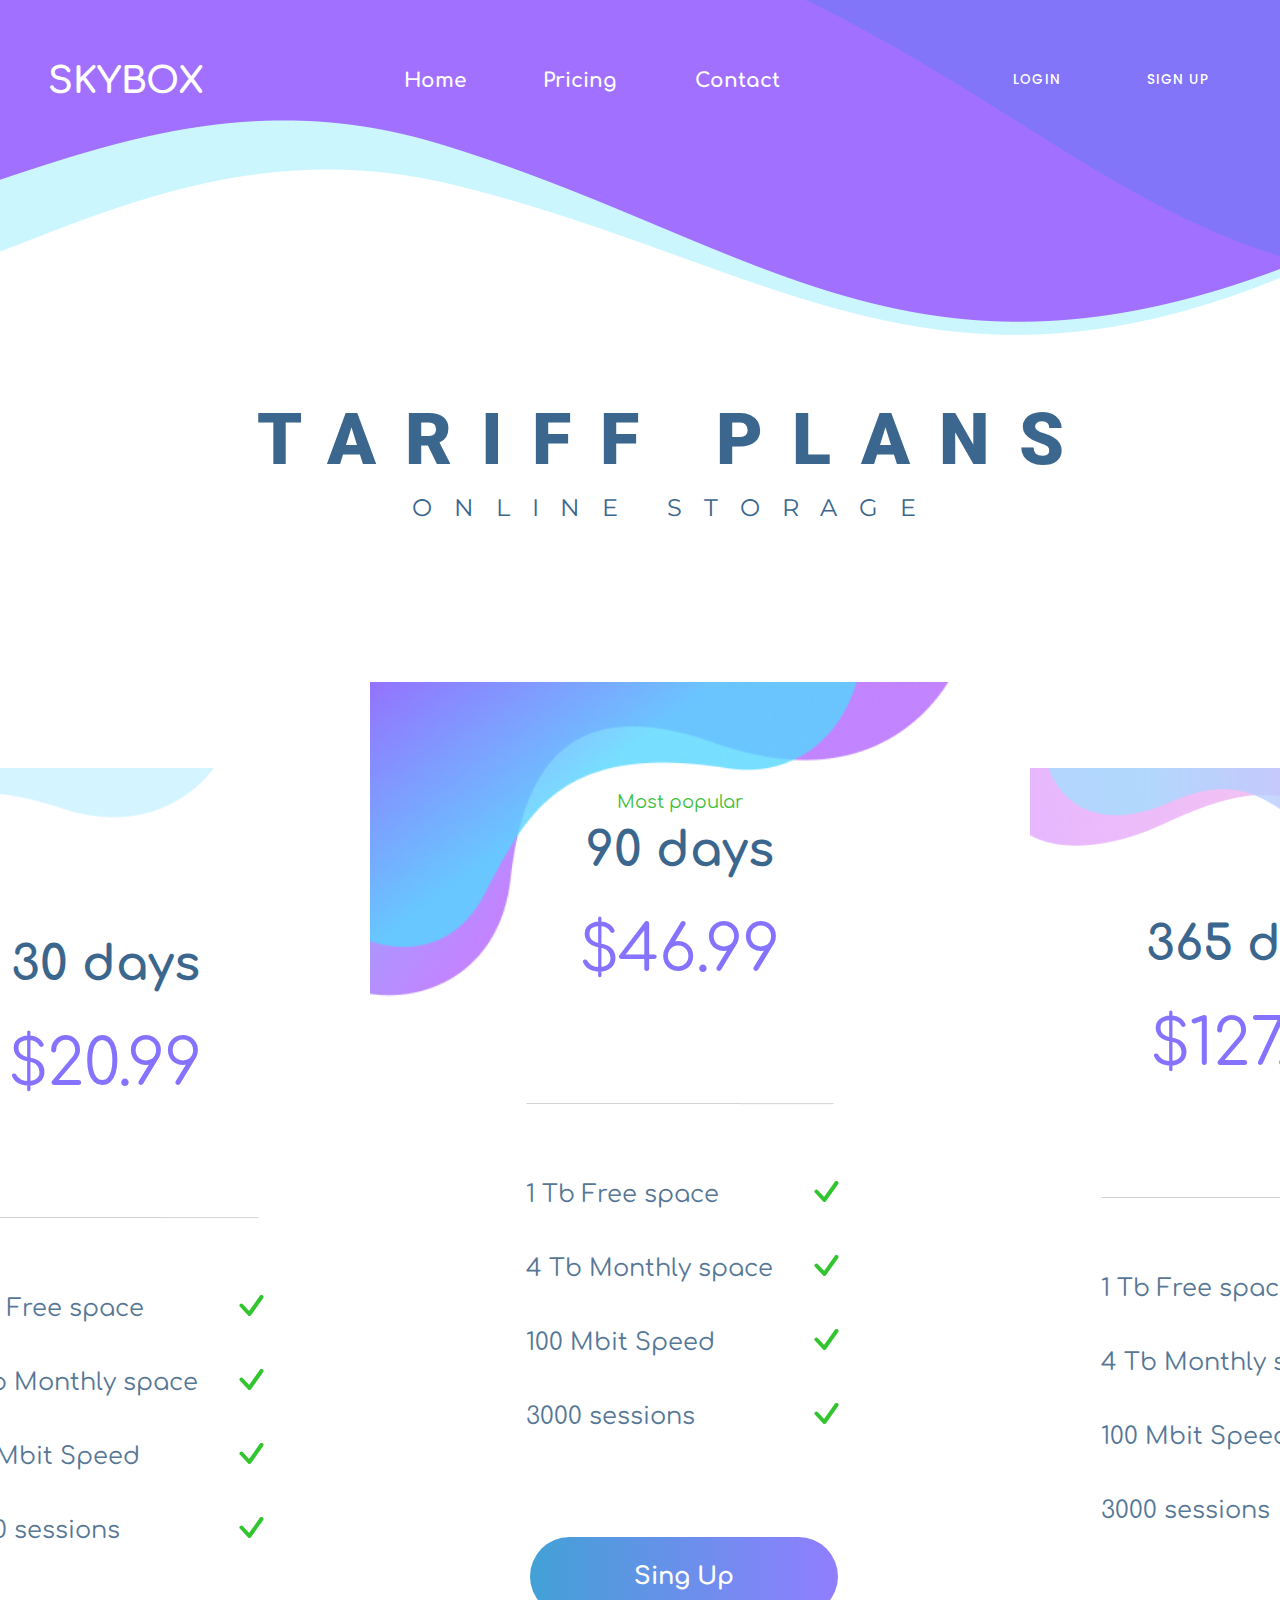
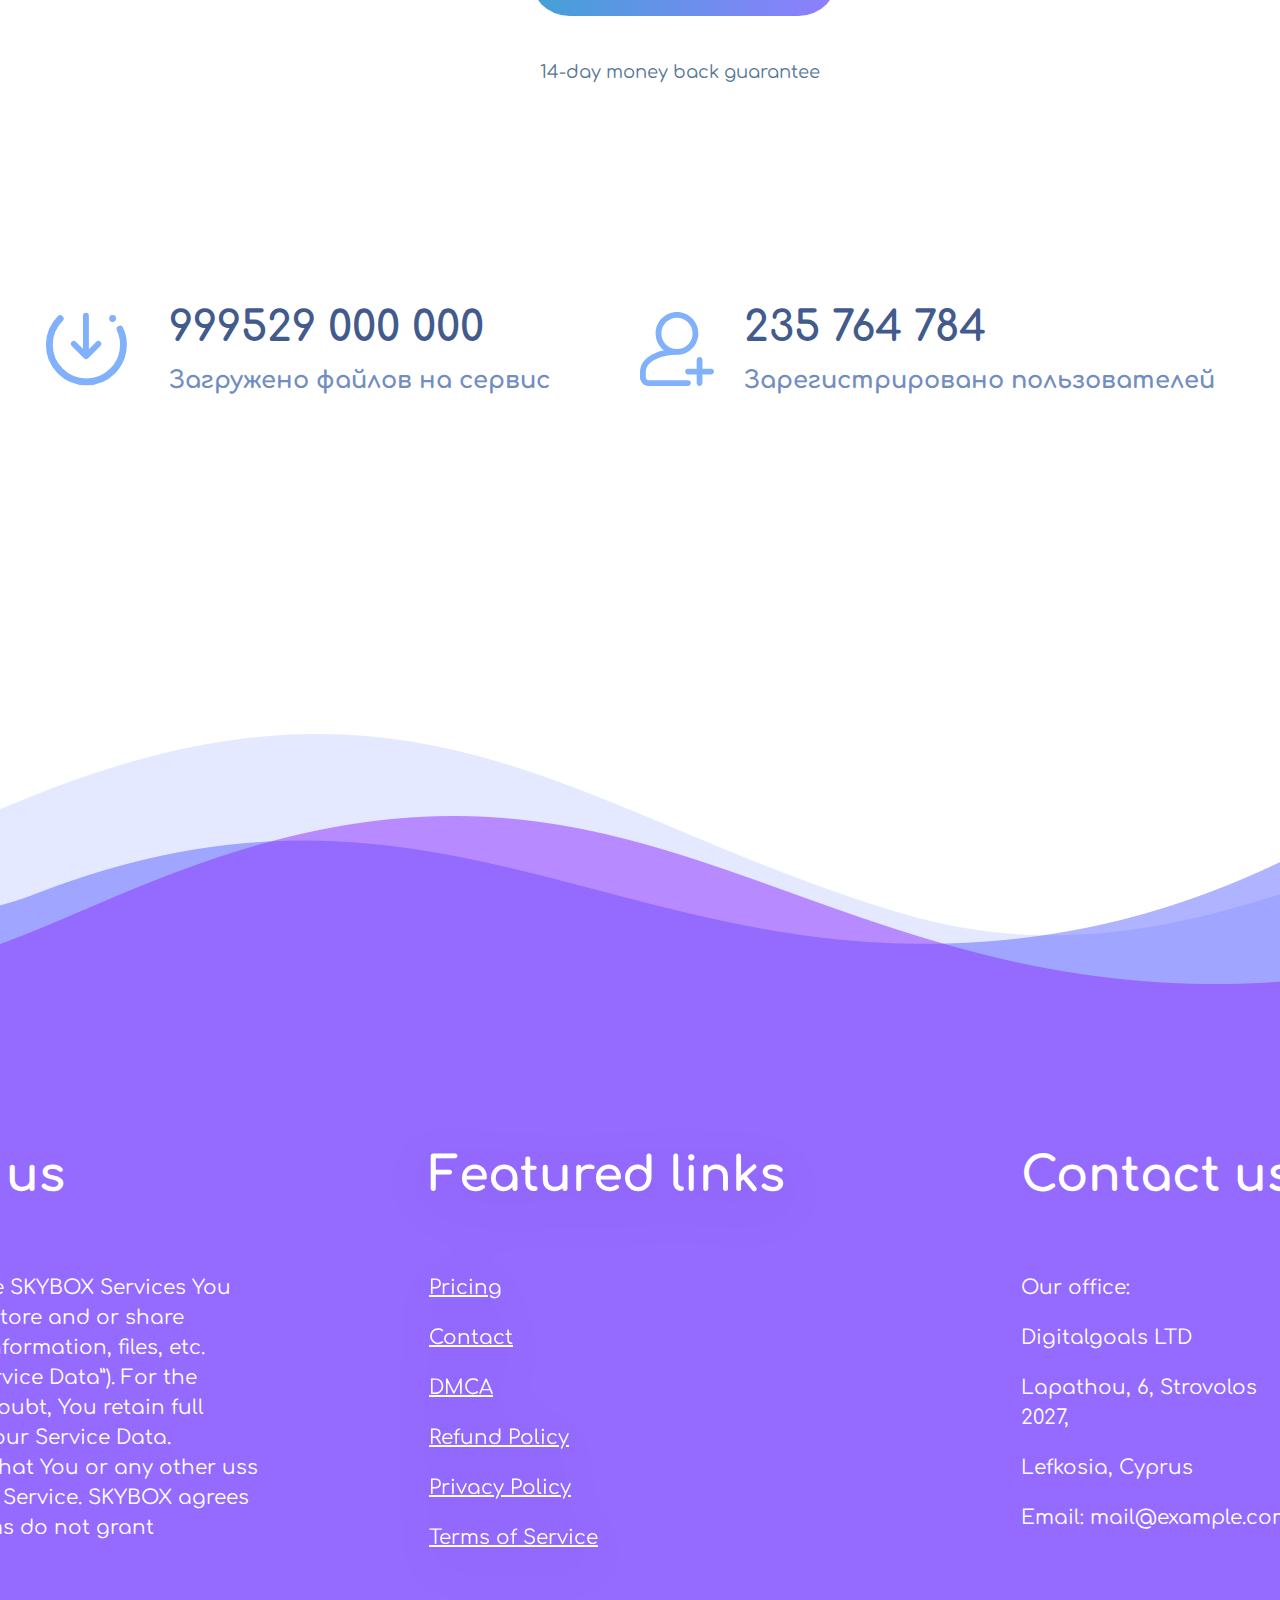
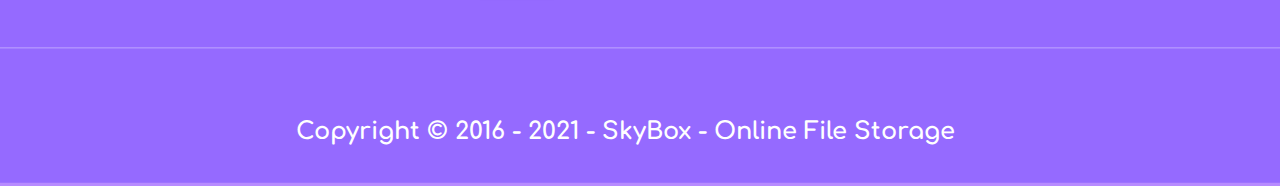
<file: price.html>
<!DOCTYPE html>
<html lang="en">
<head>
    <meta charset="UTF-8">
    <meta http-equiv="X-UA-Compatible" content="IE=edge">
    <meta name="viewport" content="width=device-width, initial-scale=1.0">
    <link rel="stylesheet" href="assets/css/price.css">
    <title>SkyBox</title>
</head>
<body>
    <header class="header">
        <div class="header__container">
            <a href="#main" class="header__logo">SkyBox</a>
            <nav class="header__nav">
                <a href="index.html" class="nav__item">Home</a>
                <a href="price.html" class="nav__item">Pricing</a>
                <a href="contact.html" class="nav__item">Contact</a>
            </nav>
            <div class="header__log">
                <a href="login.html" class="log__btn">Login</a>
                <a href="register.html" class="log__btn">Sign up</a>
            </div>
        </div>
    </header>
    <section class="price__section" id="price">
        <div class="price__title">
            <p class="price__name">tariff plans</p>
            <p class="price__text">online storage</p>
        </div>
        <div class="price__row">
            <img src="assets/images/index/Sec3Bg.png" alt="sec3">
            <div class="row__column1">
                <img src="assets/images/index/FirstMembershipBg.png" alt="column1" class="column__img">
                <p class="column__days">30 days</p>
                <p class="column__price">$20.99</p>
                <img src="assets/images/index/SmallLineMembership.png" alt="line" class="column__line">
                <ul>
                    <li>1 Tb Free space</li>
                    <li>4 Tb Monthly space</li>
                    <li>100 Mbit Speed</li>
                    <li>3000 sessions</li>
                </ul>
            </div>
            <div class="row__column2">
                <img src="assets/images/index/SecondMembershipBg.png" alt="column2" class="column2__img">
                <p class="column__rec">Most popular</p>
                <p class="column__days">90 days</p>
                <p class="column__price">$46.99</p>
                <img src="assets/images/index/SmallLineMembership.png" alt="line" class="column__line">
                <ul>
                    <li>1 Tb Free space</li>
                    <li>4 Tb Monthly space</li>
                    <li>100 Mbit Speed</li>
                    <li>3000 sessions</li>
                </ul>
                <a href="register.html" class="price__btn">Sing Up</a>
                <p class="price__cashback">14-day money back guarantee</p>
            </div>
            <div class="row__column3">
                <img src="assets/images/index/ThirdMembershipBg.png" alt="column3" class="column3__img">
                <p class="column3__days">365 days</p>
                <p class="column__price">$127.99</p>
                <img src="assets/images/index/SmallLineMembership.png" alt="line" class="column__line">
                <ul>
                    <li>1 Tb Free space</li>
                    <li>4 Tb Monthly space</li>
                    <li>100 Mbit Speed</li>
                    <li>3000 sessions</li>
                </ul>
            </div>
        </div>
    </section>
    <section class="download__section" id="download">
        <div class="download__container">
            <div class="content__wrapper">
                <div class="blocks__container">
                    <div class="download__block">
                        <img src="assets/images/index/IconDownloaded.svg" alt="download">
                        <div class="block__texts">
                            <p class="block__number">999529 000 000</p>
                            <p class="block__text">Загружено файлов на сервис</p>
                        </div>
                    </div>
                    <div class="download__block">
                        <img src="assets/images/index/RegisteredUsers.svg" alt="register" class="block__icon">
                        <div class="block__texts">
                            <p class="block__number">235 764 784</p>
                            <p class="block__text">Зарегистрировано пользователей</p>
                        </div>
                    </div>
                </div>
            </div>
        </div>
    </section>
    <footer class="footer__section">
        <div class="footer__container">
            <div class="columns__container">
                <div class="column1__container">
                    <p class="column__title">About us</p>
                    <p class="column__text">When using the SKYBOX Services You may transmit, store and or share certain data, information, files, etc. (altogether “Service Data”). For the avoidance of doubt, You retain full ownership of Your Service Data. SKYBOX doea that You or any other uss while using the Service. SKYBOX agrees that these Terms do not grant</p>
                </div>
                <div class="column2__container">
                    <p class="column__title">Featured links</p>
                    <a href="price.html" class="column__share">Pricing</a>
                    <a href="contact.html" class="column__share">Contact</a>
                    <a href="faq.html" class="column__share">DMCA</a>
                    <a href="#" class="column__share">Refund Policy</a>
                    <a href="#" class="column__share">Privacy Policy</a>
                    <a href="#" class="column__share">Terms of Service</a>
                </div>
                <div class="column3__container">
                    <p class="column__title">Contact us</p>
                    <p class="column3__text">Our office:</p>
                    <p class="column3__text">Digitalgoals LTD</p>
                    <p class="column3__text">Lapathou, 6, Strovolos 2027,</p>
                    <p class="column3__text">Lefkosia, Cyprus</p>
                    <p class="column3__text">Email:<a href="mailto:mail@example.com" class="column__email"> mail@example.com</a></p>
                </div>
            </div>
            <img src="assets/images/index/FooterLine.png" alt="line2">
            <p class="copyright__text">Copyright © 2016 - 2021 - SkyBox - Online File Storage</p>
        </div>
    </footer>
</body>
</html>
</file>
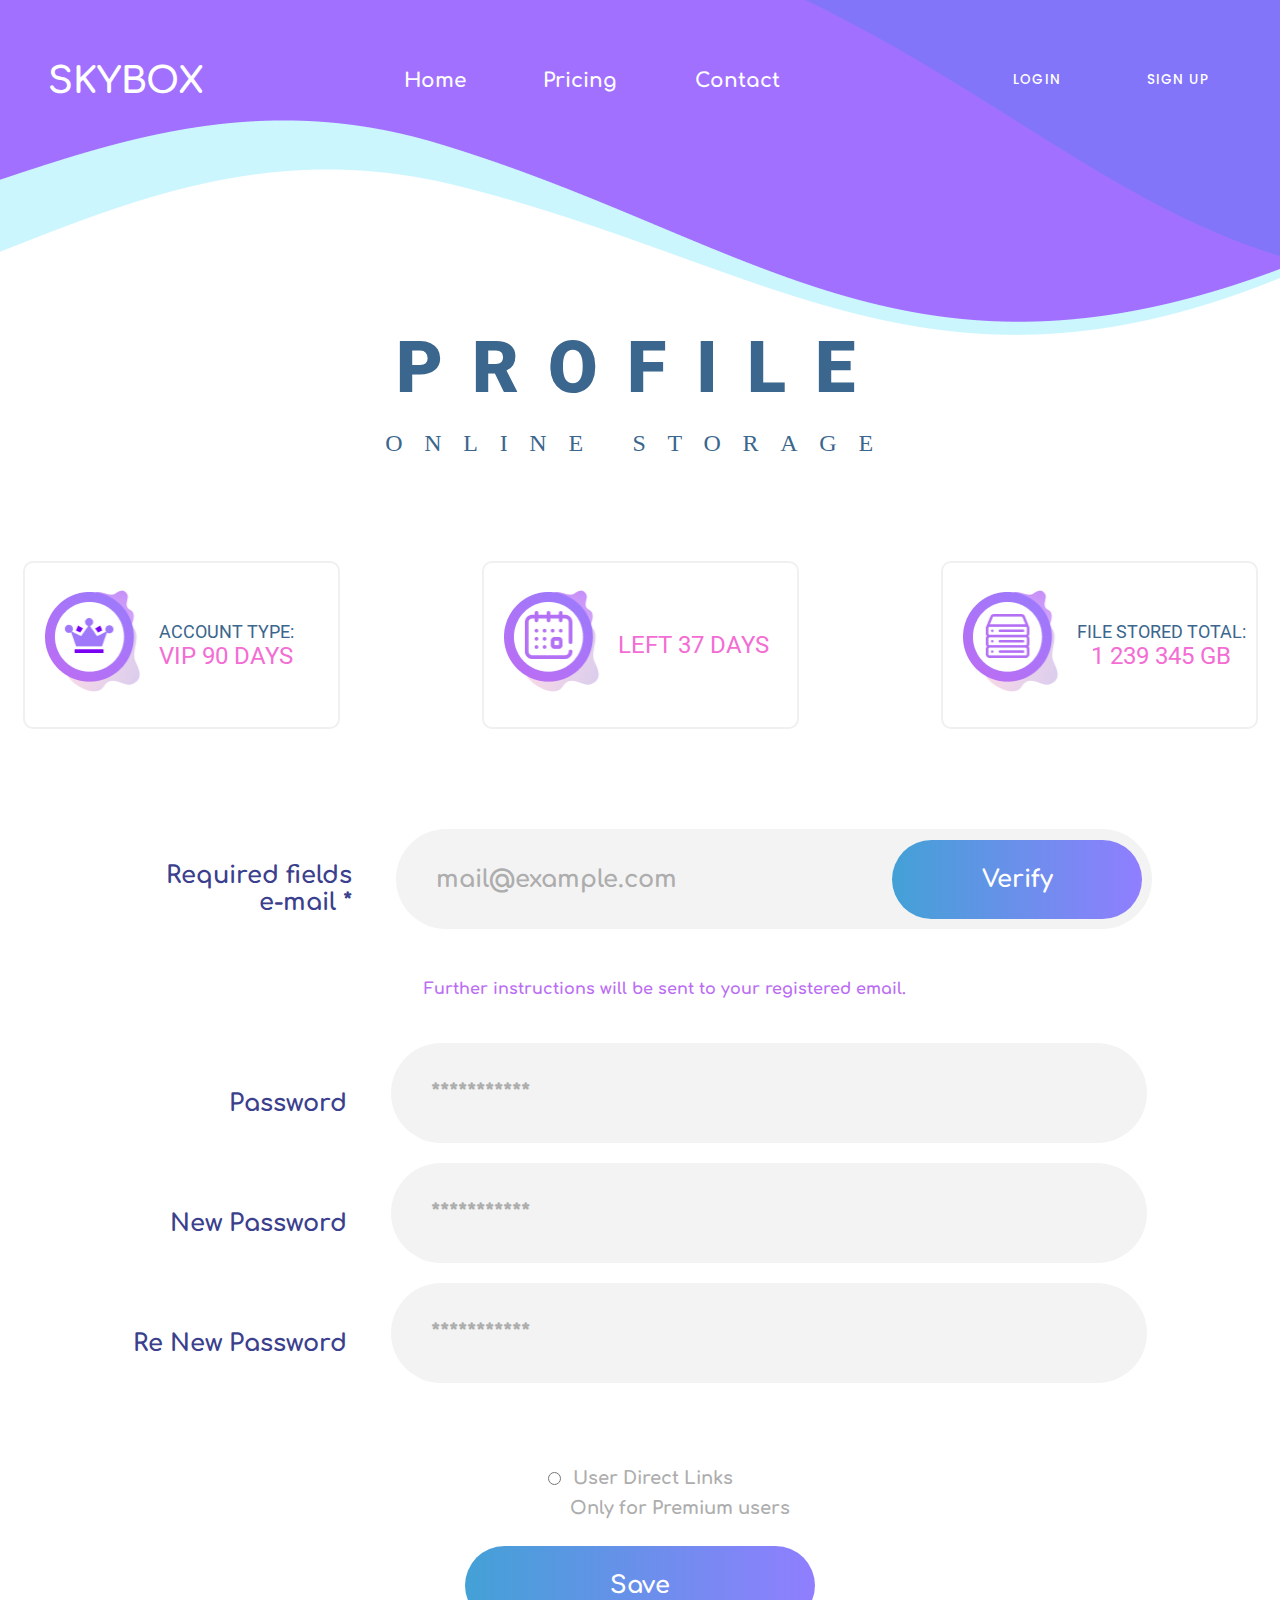
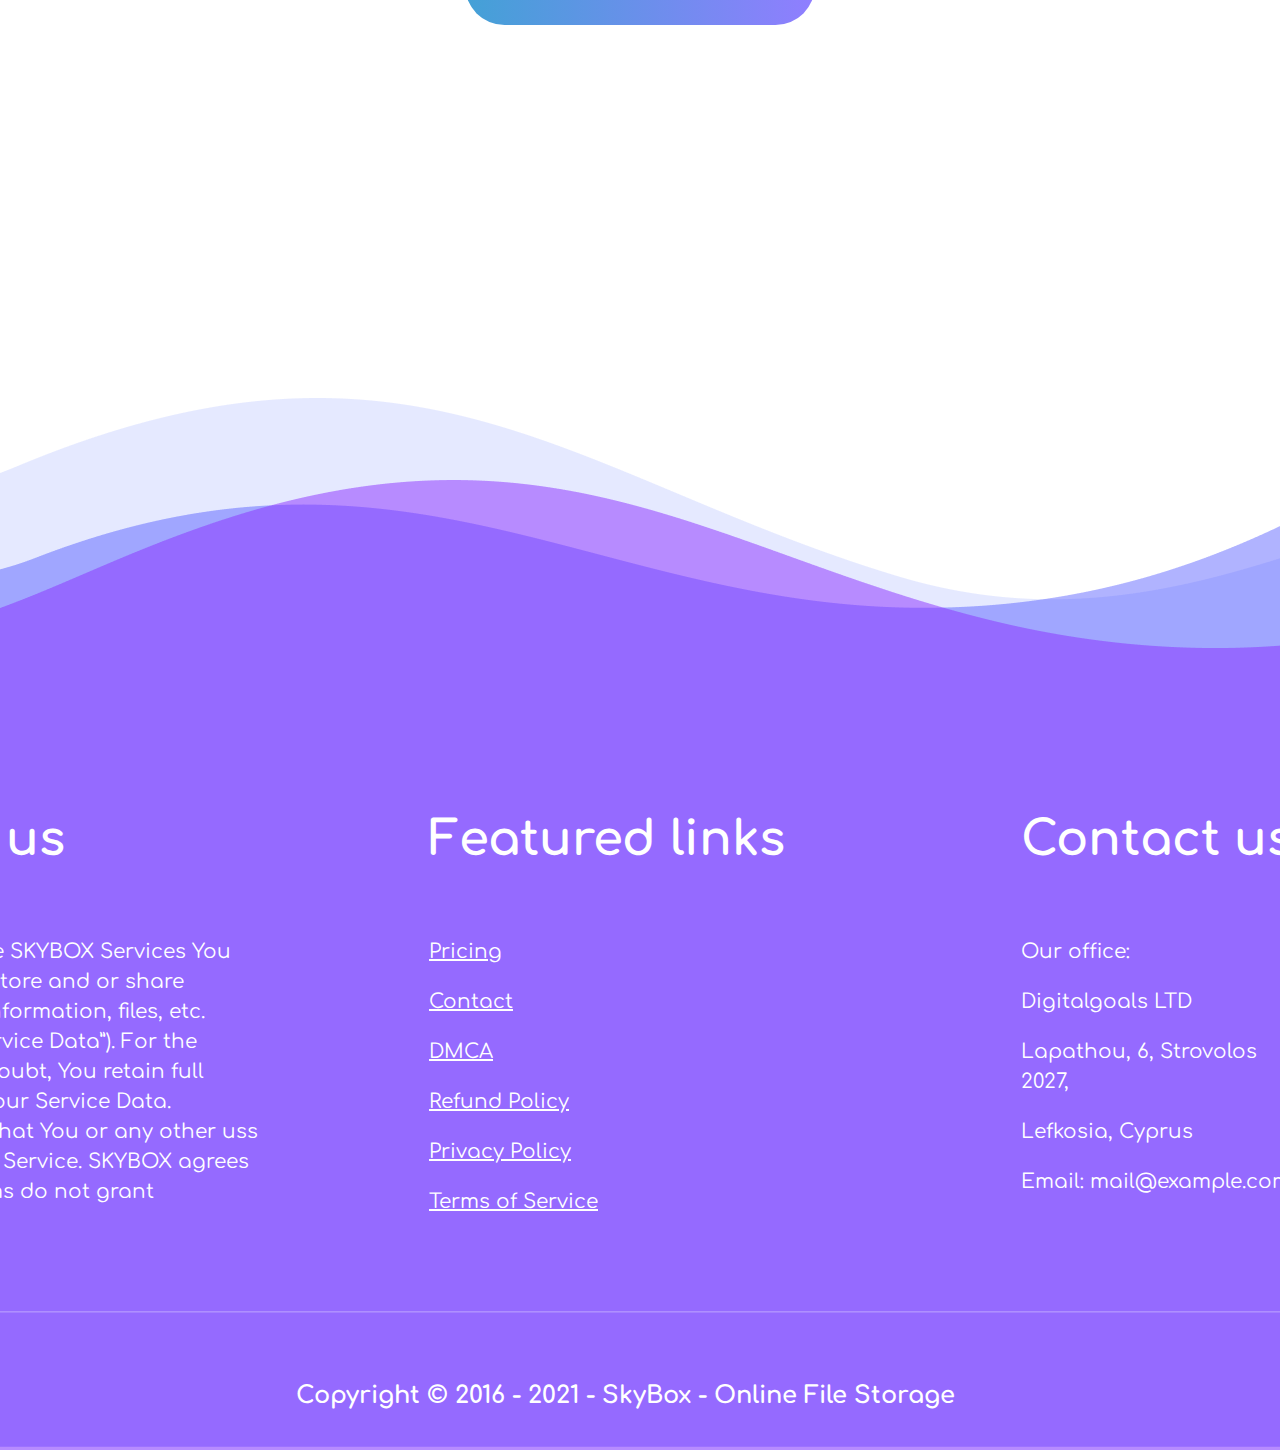
<file: profile.html>
<!DOCTYPE html>
<html lang="en">
<head>
    <meta charset="UTF-8">
    <meta http-equiv="X-UA-Compatible" content="IE=edge">
    <meta name="viewport" content="width=device-width, initial-scale=1.0">
    <link rel="stylesheet" href="assets/css/profile.css">
    <title>SkyBox</title>
</head>
<body>
    <header class="header">
        <div class="header__container">
            <a href="#main" class="header__logo">SkyBox</a>
            <nav class="header__nav">
                <a href="index.html" class="nav__item">Home</a>
                <a href="price.html" class="nav__item">Pricing</a>
                <a href="contact.html" class="nav__item">Contact</a>
            </nav>
            <div class="header__log">
                <a href="login.html" class="log__btn">Login</a>
                <a href="register.html" class="log__btn">Sign up</a>
            </div>
        </div>
    </header>
    <section class="profile__section" id="profile">
        <div class="profile__container">
            <p class="profile__title">profile</p>
            <p class="profile__name">Online storage</p>
            <div class="profile__divs">
                <div class="profile__border">
                    <img src="assets/images/Profile/Crown.png" alt="error">
                    <div>
                        <p class="profile__bluetext">Account type:</p>
                        <p class="profile__pinktext">VIP 90 days</p>
                    </div>
                </div>
                <div class="profile__border">
                    <img src="assets/images/Profile/Calendar.png" alt="error">
                    <div>
                        <p class="profile__pinktext">left 37 days</p>
                    </div>
                </div>
                <div class="profile__border">
                    <img src="assets/images/Profile/Storage.png" alt="error">
                    <div>
                        <p class="profile__bluetext">File stored total:</p>
                        <p class="profile__pinktext">1 239 345 gb</p>
                    </div>
                </div>
            </div>
            <div>
                <p class="profile__text">Required fields e-mail *</p>
                <input type="email" required placeholder="mail@example.com" id="mail">
                <a href="#" class="profile__btn">Verify</a>
            </div>
            <p class="profile__instruction">Further instructions will be sent to your registered email.</p>
            <div>
                <p class="profile__text">Password</p>
                <input type="password" placeholder="***********" required>
            </div>
            <div>
                <p class="profile__text">New Password</p>
                <input type="password" placeholder="***********" required>
            </div>
            <div>
                <p class="profile__text">Re New Password</p>
                <input type="password" placeholder="***********" required>
            </div>
            <div style="margin-top: 65px;">
                <input type="radio">
                <p class="profile__graytext" style="margin-left: 12px;">User Direct Links</p>
            </div>
            <p class="profile__graytext" style="margin: 10px 0 28px 80px;">Only for Premium users</p>
            <a href="#" class="profile__btn2">Save</a>
        </div>
    </section>
    <footer class="footer__section">
        <div class="footer__container">
            <div class="columns__container">
                <div class="column1__container">
                    <p class="column__title">About us</p>
                    <p class="column__text">When using the SKYBOX Services You may transmit, store and or share certain data, information, files, etc. (altogether “Service Data”). For the avoidance of doubt, You retain full ownership of Your Service Data. SKYBOX doea that You or any other uss while using the Service. SKYBOX agrees that these Terms do not grant</p>
                </div>
                <div class="column2__container">
                    <p class="column__title">Featured links</p>
                    <a href="price.html" class="column__share">Pricing</a>
                    <a href="contact.html" class="column__share">Contact</a>
                    <a href="faq.html" class="column__share">DMCA</a>
                    <a href="#" class="column__share">Refund Policy</a>
                    <a href="#" class="column__share">Privacy Policy</a>
                    <a href="#" class="column__share">Terms of Service</a>
                </div>
                <div class="column3__container">
                    <p class="column__title">Contact us</p>
                    <p class="column3__text">Our office:</p>
                    <p class="column3__text">Digitalgoals LTD</p>
                    <p class="column3__text">Lapathou, 6, Strovolos 2027,</p>
                    <p class="column3__text">Lefkosia, Cyprus</p>
                    <p class="column3__text">Email:<a href="mailto:mail@example.com" class="column__email"> mail@example.com</a></p>
                </div>
            </div>
            <img src="assets/images/index/FooterLine.png" alt="line2">
            <p class="copyright__text">Copyright © 2016 - 2021 - SkyBox - Online File Storage</p>
        </div>
    </footer>
</body>
</html>
</file>
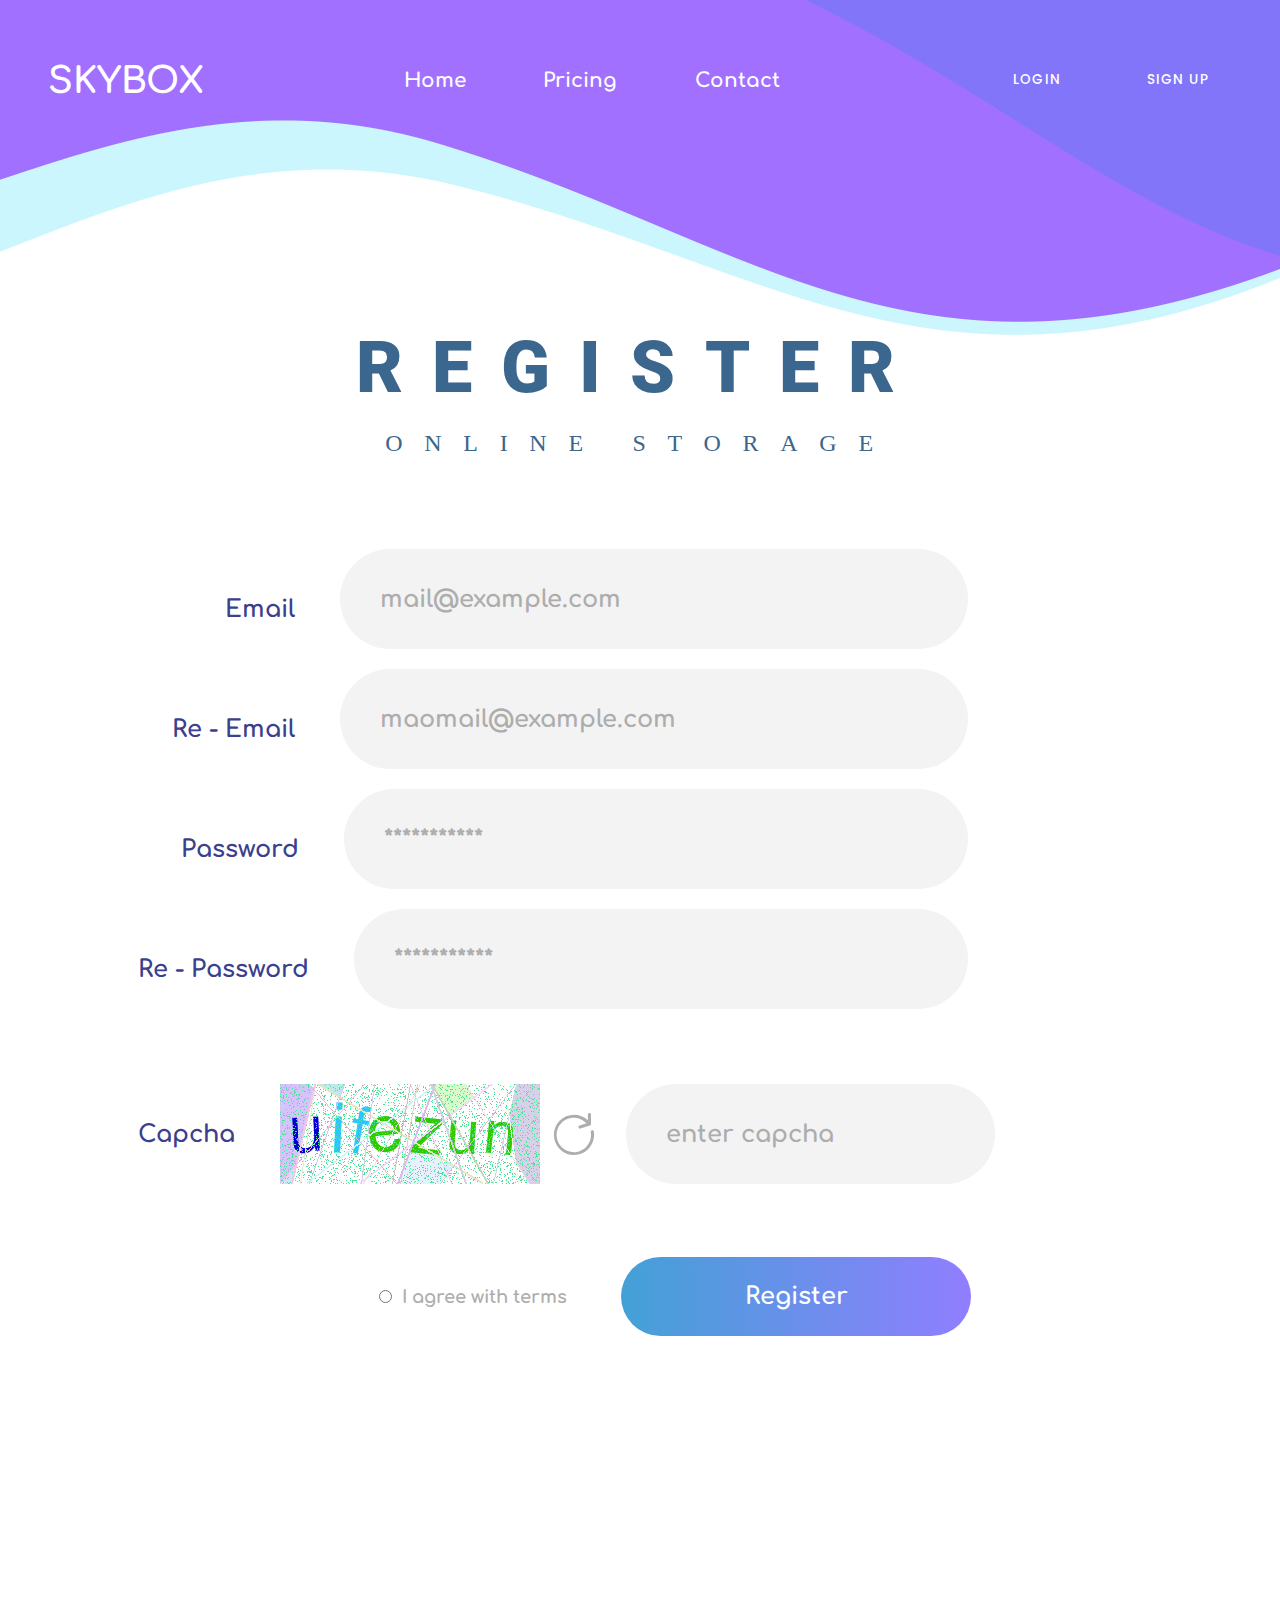
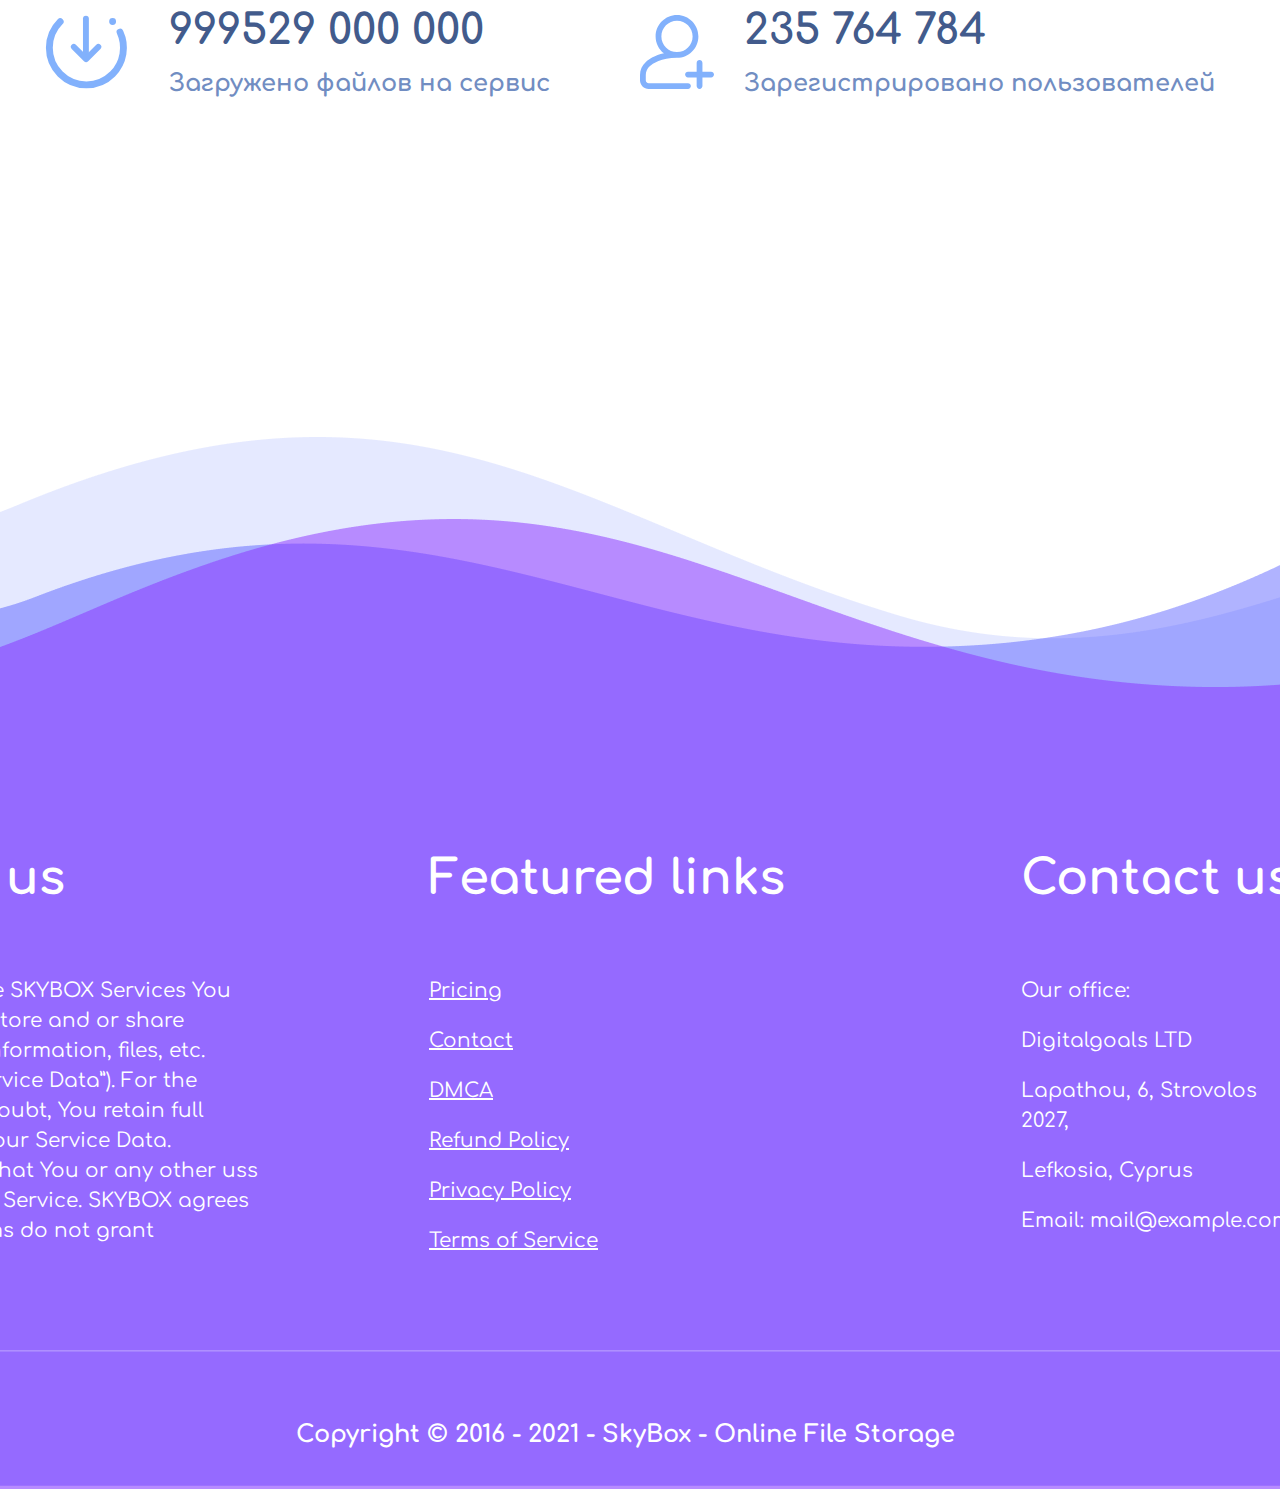
<file: register.html>
<!DOCTYPE html>
<html lang="en">
<head>
    <meta charset="UTF-8">
    <meta http-equiv="X-UA-Compatible" content="IE=edge">
    <meta name="viewport" content="width=device-width, initial-scale=1.0">
    <link rel="stylesheet" href="assets/css/register.css">
    <title>SkyBox</title>
</head>
<body>
    <header class="header">
        <div class="header__container">
            <a href="#main" class="header__logo">SkyBox</a>
            <nav class="header__nav">
                <a href="index.html" class="nav__item">Home</a>
                <a href="price.html" class="nav__item">Pricing</a>
                <a href="contact.html" class="nav__item">Contact</a>
            </nav>
            <div class="header__log">
                <a href="login.html" class="log__btn">Login</a>
                <a href="register.html" class="log__btn">Sign up</a>
            </div>
        </div>
    </header>
    <section class="register__section" id="main">
        <div class="register__container">
            <p class="register__title">register</p>
            <p class="register__name">Online storage</p>
            <div class="register__form">
                <label for="mail">Email</label>
                <input type="email" required placeholder="mail@example.com" id="mail">
            </div>
            <div class="register__form">
                <label for="mail">Re - Email</label>
                <input type="email" required placeholder="maomail@example.com" id="mail2">
            </div>
            <div class="register__form">
                <label for="pass">Password</label>
                <input type="password" required placeholder="***********" id="pass">
            </div>
            <div class="register__form">
                <label for="pass">Re - Password</label>
                <input type="password" required placeholder="***********" id="pass2">
            </div>
            <form action="#" style="margin-top: 55px; margin-bottom: 73px;" class="register__form">
                <label for="mail">Capcha</label>
                <img src="assets/images/Register/Captcha.png" alt="error">
                <img src="assets/images/Register/refresh.svg" alt="error" class="refresh">
                <input type="text" placeholder="enter capcha" required id="mail3">
            </form>
            <form action="#" class="register__form2">
                <input type="radio">
                <p>I agree with terms</p>
                <a href="profile.html" class="register__btn">Register</a>
            </form>
        </div>
    </section>
    <section class="download__section" id="download">
        <div class="download__container">
            <div class="content__wrapper">
                <div class="blocks__container">
                    <div class="download__block">
                        <img src="assets/images/index/IconDownloaded.svg" alt="download">
                        <div class="block__texts">
                            <p class="block__number">999529 000 000</p>
                            <p class="block__text">Загружено файлов на сервис</p>
                        </div>
                    </div>
                    <div class="download__block">
                        <img src="assets/images/index/RegisteredUsers.svg" alt="register" class="block__icon">
                        <div class="block__texts">
                            <p class="block__number">235 764 784</p>
                            <p class="block__text">Зарегистрировано пользователей</p>
                        </div>
                    </div>
                </div>
            </div>
        </div>
    </section>
    <footer class="footer__section">
        <div class="footer__container">
            <div class="columns__container">
                <div class="column1__container">
                    <p class="column__title">About us</p>
                    <p class="column__text">When using the SKYBOX Services You may transmit, store and or share certain data, information, files, etc. (altogether “Service Data”). For the avoidance of doubt, You retain full ownership of Your Service Data. SKYBOX doea that You or any other uss while using the Service. SKYBOX agrees that these Terms do not grant</p>
                </div>
                <div class="column2__container">
                    <p class="column__title">Featured links</p>
                    <a href="price.html" class="column__share">Pricing</a>
                    <a href="contact.html" class="column__share">Contact</a>
                    <a href="faq.html" class="column__share">DMCA</a>
                    <a href="#" class="column__share">Refund Policy</a>
                    <a href="#" class="column__share">Privacy Policy</a>
                    <a href="#" class="column__share">Terms of Service</a>
                </div>
                <div class="column3__container">
                    <p class="column__title">Contact us</p>
                    <p class="column3__text">Our office:</p>
                    <p class="column3__text">Digitalgoals LTD</p>
                    <p class="column3__text">Lapathou, 6, Strovolos 2027,</p>
                    <p class="column3__text">Lefkosia, Cyprus</p>
                    <p class="column3__text">Email:<a href="mailto:mail@example.com" class="column__email"> mail@example.com</a></p>
                </div>
            </div>
            <img src="assets/images/index/FooterLine.png" alt="line2">
            <p class="copyright__text">Copyright © 2016 - 2021 - SkyBox - Online File Storage</p>
        </div>
    </footer>
</body>
</html>
</file>
<file: assets/css/style.css>
/* -----------Подключение Comfortaa------------ */
@font-face {
    font-family: 'Comfortaa';
    src: url(../fonts/Comfortaa-Regular.ttf) format("truetype");
    font-style: normal;
    font-weight: 400;
    font-display: swap;
}
@font-face {
    font-family: 'Comfortaa';
    src: url(../fonts/Comfortaa-Medium.ttf) format("truetype");
    font-style: normal;
    font-weight: 500;
    font-display: swap;
}
@font-face {
    font-family: 'Comfortaa';
    src: url(../fonts/Comfortaa-Bold.ttf) format("truetype");
    font-style: normal;
    font-weight: 700;
    font-display: swap;
}
/* -----------Подключение Poppins------------ */
@font-face {
    font-family: 'Poppins';
    src: url(../fonts/Poppins-Medium.ttf) format("truetype");
    font-style: normal;
    font-weight: 500;
    font-display: swap;
}
/* -----------Подключение Roboto------------ */
@font-face {
    font-family: 'Roboto';
    src: url(../fonts/Roboto-Black.ttf) format("truetype");
    font-style: normal;
    font-weight: 900;
    font-display: swap;
}
@font-face {
    font-family: 'Roboto';
    src: url(../fonts/Roboto-Bold.ttf) format("truetype");
    font-style: normal;
    font-weight: 700;
    font-display: swap;
}
@font-face {
    font-family: 'Roboto';
    src: url(../fonts/Roboto-Light.ttf) format("truetype");
    font-style: normal;
    font-weight: 300;
    font-display: swap;
}
@font-face {
    font-family: 'Roboto';
    src: url(../fonts/Roboto-Regular.ttf) format("truetype");
    font-style: normal;
    font-weight: 400;
    font-display: swap;
}
@font-face {
    font-family: 'Roboto';
    src: url(../fonts/Roboto-Medium.ttf) format("truetype");
    font-style: normal;
    font-weight: 500;
    font-display: swap;
}
/* -----------Подключение Montserrat------------ */
@font-face {
    font-family: 'Montserrat';
    src: url(../fonts/Montserrat-Regular.ttf) format("truetype");
    font-style: normal;
    font-weight: 400;
    font-display: swap;
}
@font-face {
    font-family: 'Montserrat';
    src: url(../fonts/Montserrat-Medium.ttf) format("truetype");
    font-style: normal;
    font-weight: 500;
    font-display: swap;
}
@font-face {
    font-family: 'Montserrat';
    src: url(../fonts/Montserrat-SemiBold.ttf) format("truetype");
    font-style: normal;
    font-weight: 600;
    font-display: swap;
}
@font-face {
    font-family: 'Montserrat';
    src: url(../fonts/Montserrat-Bold.ttf) format("truetype");
    font-style: normal;
    font-weight: 700;
    font-display: swap;
}
*{
    margin: 0;
    padding: 0;
}
body{
    display: flex;
    flex-direction: column;
    align-items: center;
}
a{
    text-decoration: none;
}
html{
    scroll-behavior: smooth;
}
/* CONTAINERS */
.content__wrapper{
    width: 1213px;
    height: 100%;
    margin: 0 auto;
}
/* -----HEADER------ */
.header{
    width: 1920px;
    height: 170px;
}
.header__container{
    width: 1213px;
    height: 40px;
    padding: 65px 0px;
    display: flex;
    justify-content: space-between;
}
/* ----Header LOGO---- */
.header__logo{
    font-family: 'Comfortaa';
    font-style: normal;
    font-weight: 700;
    font-size: 36px;
    line-height: 40px;
    text-transform: uppercase;
    color: #FFFFFF;
}
.header__logo:hover{
    transform: scale(1.2);
}
/* ----Header NAV---- */
.header__nav{
    width: 376px;
    display: flex;
    justify-content: space-between;
}
.nav__item{
    font-family: 'Comfortaa';
    font-style: normal;
    font-weight: 700;
    font-size: 20px;
    line-height: 22px;
    color: #FFFFFF;
    padding: 9px 0px;
}
.nav__item:hover{
    border-bottom: 1px solid #FFFFFF;
    transform: scale(1.2);
}
/* ----Header LOG----- */
.header__log{
    width: 282px;
    display: flex;
    justify-content: space-between;
    padding: 2px 0px;
}
.log__btn{
    width: 132px;
    font-family: 'Poppins';
    font-style: normal;
    font-weight: 500;
    font-size: 13.4237px;
    line-height: 16px;
    text-align: center;
    letter-spacing: 1.25px;
    text-transform: uppercase;
    color: #FFFFFF;
    padding: 9px 16px;
    margin-right: 25px;
}
.log__btn:hover{
    font-family: 'Poppins';
    font-style: normal;
    font-weight: 500;
    font-size: 13.4237px;
    line-height: 16px;
    text-align: center;
    letter-spacing: 1.25px;
    text-transform: uppercase;
    color: #BB6DF3;
    background: #FFFFFF;
    border-radius: 30px;    
}
/* ----MAIN SECTION---- */
.main__section{
    width: 1920px;
    height: 1000px;
    background: url(../images/index/Sec1Bg.png) no-repeat center center / cover;
}
.main__offer{
    width: 579px;
    height: 534px;
    display: flex;
    flex-direction: column;
    margin-top: 124px;
}
.offer__title{
    font-family: 'Roboto';
    font-style: normal;
    font-weight: 500;
    font-size: 26px;
    line-height: 156%;
    text-transform: uppercase;
    color: #3B668D;
    margin: 45px 0px 13px 0px;
}
.offer__text{
    width: 496px;
    font-family: 'Montserrat';
    font-style: normal;
    font-weight: 400;
    font-size: 18px;
    line-height: 156%;
    letter-spacing: 0.075em; 
    color: #2B4964;
}
.offer__text a{
    margin-left: 170px;
    font-family: 'Comfortaa';
    font-style: normal;
    font-weight: 700;
    font-size: 20px;
    line-height: 22px;
    color: #4568BB;
    
}
.offer__text a:hover{
    color:#BB6DF3;
}
.main__btn{

    margin-top: 25px;
    width: 308px;
    height: 79px;
    display: flex;
    align-items: center;
    justify-content: center;
    font-family: 'Comfortaa';
    font-style: normal;
    font-weight: 700;
    font-size: 24px;
    line-height: 27px;
    text-align: center;
    color: #FFFFFF;
    background: url(../images/index/ButtonSec1.png) no-repeat center center / cover;
    border-radius: 62px;
}
.main__btn:hover{
    animation: bounce 1s;
}
/* ----CLOUD SECTION---- */
.features__container{
    width: 1213px;
    height: 1166px;
    display: flex;
}
.cloud__image{
    margin-left: -350px;
}
.feature__container{
    width: 612px;
    height: 896px;
    display: flex;
    flex-direction: column;
    margin-left: -100px;
    margin-top: 90px;
}
.feature{
    width: 606px;
    height: 217px;
    display: flex;
    margin-bottom: 22px;
}
.feature:hover{
    border: 1px solid #3B668D;
    background: #FFFFFF;
    border-radius: 40px;
    cursor: pointer;
}
.feature__img{
    width: 90px;
    height: 90px;
    padding-top: 11px;
    margin-right: 25px;
}
.feature__texts{
    width: 488px;
    height: 100%;
}
.feature__title{
    font-family: 'Roboto';
    font-style: normal;
    font-weight: 400;
    font-size: 36px;
    line-height: 40px;
    color: #3B668D;
    padding-top: 18px;
}
.feature__text{
    font-family: 'Montserrat';
    font-style: normal;
    font-weight: 400;
    font-size: 18px;
    line-height: 150%;
    color: #2B4964;
}
/* ----PRICE__SECTION---- */
.price__section{
    width: 1920px;
    height: 1279px;
    margin-bottom: 208px;
}
.price__title{
    width: 1452px;
    height: 201px;
    display: flex;
    flex-direction: column;
    align-items: center;
    margin: 0px 199px 76px 269px;
}
.price__name{
    font-family: 'Roboto';
    font-style: normal;
    font-weight: 300;
    font-size: 72px;
    line-height: 84px;
    text-align: center;
    letter-spacing: 0.285em;
    text-transform: uppercase;
    color: #3B668D;
    white-space: nowrap;
}
.price__text{
    margin-top: 23px;
    font-family: 'Montserrat';
    font-style: normal;
    font-weight: 400;
    font-size: 30px;
    line-height: 37px;
    text-align: center;
    color: #79788F;
}
.price__row{
    display: flex;
}
.row__column1{
    width: 450px;
    height: 807px;
    display: flex;
    flex-direction: column;
    margin-right: 40px;
    border-radius: 20px;
    margin-left: -150px;
    margin-top: 86px;
    cursor: pointer;
}
.row__column1:hover{
    border-radius: 20px;
    border: 1px solid #718DC2;
    box-shadow: -5px -5px 5px -5px rgba(34, 60, 80, 0.6) inset;
}
.row__column2{
    width: 620px;
    height: 1002px;
    display: flex;
    flex-direction: column;
    margin-right: 40px;
    cursor: pointer;
}
.row__column2:hover{
    border-radius: 20px;
    border: 1px solid #718DC2;
    box-shadow: -5px -5px 5px -5px rgba(34, 60, 80, 0.6) inset;
}
.row__column3{
    width: 450px;
    height: 807px;
    display: flex;
    flex-direction: column;
    margin-right: 40px;
    margin-top: 86px;
    border-radius: 21px;
    cursor: pointer;
}
.row__column3:hover{
    border-radius: 20px;
    border: 1px solid #718DC2;
    box-shadow: -5px -5px 5px -5px rgba(34, 60, 80, 0.6) inset;
}
.column__img{
    width: 350px;
    height: 150px;
    border-radius: 20px;
}
.column2__img{
    border-radius: 20px;
}
.column3__img{
    border-radius: 20px;
}
.price__btn{
    width: 308px;
    height: 79px;
    font-family: 'Comfortaa';
    font-style: normal;
    font-weight: 700;
    font-size: 24px;
    line-height: 27px;
    display: flex;
    justify-content: center;
    align-items: center;
    color: #FFFFFF;
    background: linear-gradient(90deg, #43A1D6 0%, #907EFF 100%);
    border-radius: 62px;
    margin: 60px 160px 47px 160px;
}
.price__cashback{
    font-family: 'Comfortaa';
    font-style: normal;
    font-weight: 400;
    font-size: 18px;
    line-height: 100%;
    color: #567796;
    display: flex;
    align-items: center;
    justify-content: center;
    padding-bottom: 20px;
}
.column__rec{
    font-family: 'Comfortaa';
    font-style: normal;
    font-weight: 400;
    font-size: 18px;
    line-height: 100%;
    text-align: center;
    color: #40BF3D;
    margin-bottom: 13px;
    margin-top: -250px;
}
.column__days{
    font-family: 'Comfortaa';
    font-style: normal;
    font-weight: 700;
    font-size: 48px;
    line-height: 54px;
    text-align: center;
    color: #3B668D;
    margin-bottom: 37px;
}
.column3__days{
    font-family: 'Comfortaa';
    font-style: normal;
    font-weight: 700;
    font-size: 48px;
    line-height: 54px;
    text-align: center;
    color: #3B668D;
    margin-bottom: 37px;
    margin-top: -200px;
}
.column__price{
    font-family: 'Comfortaa';
    font-style: normal;
    font-weight: 400;
    font-size: 64px;
    line-height: 71px;
    text-align: center;
    color: #8572FF;
    margin-bottom: 117px;
}
.column__line{
    width: 308px;
    margin: 0 auto;
    margin-bottom: 76px;
}
.price__section div div ul li{
    font-family: "Comfortaa", sans-serif;
    font-size: 24px;
    font-weight: 400;
    color: #567796;
    list-style-type: none;
    text-align: left;
    display: flex;
    flex-direction: row;
    justify-content: space-between;
    margin-bottom: 47px;
}
.price__section div div ul li::after{
    content: url(../images/index/check.svg);
    width: 20px;
    height: 17px;
}
.price__section div div ul{
    align-self: center;
    width: 308px;
}
/* ----DOWNLOAD SECTION---- */
.download__section{
    width: 1920px;
    height: 409px;
}
.download__container{
    width: 1920px;
    height: 261px;
    background: url(../images/index/Sec4Bg.png) no-repeat center center / cover;
}
.download__block{
    width: 100%;
    height: 106px;
    display: flex;
}
.blocks__container{
    display: flex;
}
.block__texts{
    margin-left: 30px;
    padding-top: 12px;
}
.block__number{
    font-family: 'Comfortaa';
    font-style: normal;
    font-weight: 700;
    font-size: 42px;
    line-height: 47px;
    color: #425B8C;   
}
.block__text{
    font-family: 'Comfortaa';
    font-style: normal;
    font-weight: 700;
    font-size: 24px;
    line-height: 27px;
    margin-top: 16px;
    color: #718DC2;
    white-space: nowrap;
}
.block__icon{
    padding-top: 20px;
    width: 74px;
    height: 74px;
}
/* ----FOOTER SECTION---- */
.footer__section{
    width: 1920px;
    height: 1085px;
    background: url(../images/index/FooterBg.png) no-repeat center center / cover;
}
.footer__container{
    padding-top: 448px;
    width: 1600px;
    height: 578px;
    margin: 0 auto;
}
.columns__container{
    width: 1467px;
    height: 407px;
    margin-bottom: 79px;
    display: flex;
}
.column1__container{
    width: 422px;
    height: 407px;
    margin-right: 167px;
}
.column2__container{
    width: 418px;
    height: 407px;
    display: flex;
    flex-direction: column;
    margin-right: 174px;
}
.column3__container{
    width: 285px;
    height: 407px;
    display: flex;
    flex-direction: column;
}
.column__title{
    font-family: 'Comfortaa';
    font-style: normal;
    font-weight: 700;
    font-size: 48px;
    line-height: 54px;
    color: #FFFFFF;
    margin-bottom: 70px;
}
.column__text{
    width: 418px;
    font-family: 'Comfortaa';
    font-style: normal;
    font-weight: 400;
    font-size: 20px;
    line-height: 150%;
    color: #FFFFFF;
}
.column__share{
    font-family: 'Comfortaa';
    font-style: normal;
    font-weight: 400;
    font-size: 20px;
    line-height: 150%;
    text-decoration-line: underline;
    color: #FFFFFF;
    margin-bottom: 20px;
}
.column__share:hover{
    color: wheat;
}
.column__email{
    font-family: 'Comfortaa';
    font-style: normal;
    font-weight: 400;
    font-size: 20px;
    line-height: 150%;
    color: #FFFFFF;
}
.column3__text{
    font-family: 'Comfortaa';
    font-style: normal;
    font-weight: 400;
    font-size: 20px;
    line-height: 150%;
    margin-bottom: 20px;
    color: #FFFFFF;
}
.copyright__text{
    margin: 65px 456px 0px 456px;
    font-family: 'Comfortaa';
    font-style: normal;
    font-weight: 700;
    font-size: 24px;
    line-height: 27px;
    color: #FFFFFF;
}
/* ---ЗАГАЛОВКИ--- */
h1{
    width: 507px;
    font-family: 'Roboto';
    font-style: normal;
    font-weight: 900;
    font-size: 72px;
    line-height: 70px;
    text-transform: uppercase;
    color: #3B668D;
    margin-bottom: 9px;
}
h2{
    margin-bottom: 32px;
    font-family: 'Montserrat';
    font-style: normal;
    font-weight: 400;
    font-size: 24px;
    line-height: 150%;
    letter-spacing: 0.905em;
    text-transform: uppercase;
    color: #3B668D;
}
/* ANIMATION */
@keyframes bounce {
	0%, 20%, 60%, 100% {
		transform: translateY(0);
		transform: translateY(0);
	}

	40% {
		transform: translateY(-20px);
		transform: translateY(-20px);
	}

	80% {
		transform: translateY(-10px);
		transform: translateY(-10px);
	}
}
</file>
<file: assets/css/contact.css>
/* -----------Подключение Comfortaa------------ */
@font-face {
    font-family: 'Comfortaa';
    src: url(../fonts/Comfortaa-Regular.ttf) format("truetype");
    font-style: normal;
    font-weight: 400;
    font-display: swap;
}
@font-face {
    font-family: 'Comfortaa';
    src: url(../fonts/Comfortaa-Medium.ttf) format("truetype");
    font-style: normal;
    font-weight: 500;
    font-display: swap;
}
@font-face {
    font-family: 'Comfortaa';
    src: url(../fonts/Comfortaa-Bold.ttf) format("truetype");
    font-style: normal;
    font-weight: 700;
    font-display: swap;
}
/* -----------Подключение Poppins------------ */
@font-face {
    font-family: 'Poppins';
    src: url(../fonts/Poppins-Medium.ttf) format("truetype");
    font-style: normal;
    font-weight: 500;
    font-display: swap;
}
/* -----------Подключение Roboto------------ */
@font-face {
    font-family: 'Roboto';
    src: url(../fonts/Roboto-Black.ttf) format("truetype");
    font-style: normal;
    font-weight: 900;
    font-display: swap;
}
@font-face {
    font-family: 'Roboto';
    src: url(../fonts/Roboto-Bold.ttf) format("truetype");
    font-style: normal;
    font-weight: 700;
    font-display: swap;
}
@font-face {
    font-family: 'Roboto';
    src: url(../fonts/Roboto-Light.ttf) format("truetype");
    font-style: normal;
    font-weight: 300;
    font-display: swap;
}
@font-face {
    font-family: 'Roboto';
    src: url(../fonts/Roboto-Regular.ttf) format("truetype");
    font-style: normal;
    font-weight: 400;
    font-display: swap;
}
@font-face {
    font-family: 'Roboto';
    src: url(../fonts/Roboto-Medium.ttf) format("truetype");
    font-style: normal;
    font-weight: 500;
    font-display: swap;
}
/* -----------Подключение Montserrat------------ */
@font-face {
    font-family: 'Montserrat';
    src: url(../fonts/Montserrat-Regular.ttf) format("truetype");
    font-style: normal;
    font-weight: 400;
    font-display: swap;
}
@font-face {
    font-family: 'Montserrat';
    src: url(../fonts/Montserrat-Medium.ttf) format("truetype");
    font-style: normal;
    font-weight: 500;
    font-display: swap;
}
@font-face {
    font-family: 'Montserrat';
    src: url(../fonts/Montserrat-SemiBold.ttf) format("truetype");
    font-style: normal;
    font-weight: 600;
    font-display: swap;
}
@font-face {
    font-family: 'Montserrat';
    src: url(../fonts/Montserrat-Bold.ttf) format("truetype");
    font-style: normal;
    font-weight: 700;
    font-display: swap;
}
*{
    margin: 0;
    padding: 0;
}
body{
    display: flex;
    flex-direction: column;
    align-items: center;
}
a{
    text-decoration: none;
}
.header{
    width: 1920px;
    height: 405px;
    background: url(../images/Login/HeaderBgModalForms.png) no-repeat center center / cover;
}
.header__container{
    width: 1213px;
    height: 40px;
    padding: 61px 0px;
    margin: 0px 339px 231px 368px;
    display: flex;
    justify-content: space-between;
}
/* ----Header LOGO---- */
.header__logo{
    font-family: 'Comfortaa';
    font-style: normal;
    font-weight: 700;
    font-size: 36px;
    line-height: 40px;
    text-transform: uppercase;
    color: #FFFFFF;
}
.header__logo:hover{
    transform: scale(1.2);
}
/* ----Header NAV---- */
.header__nav{
    width: 376px;
    display: flex;
    justify-content: space-between;
}
.nav__item{
    font-family: 'Comfortaa';
    font-style: normal;
    font-weight: 700;
    font-size: 20px;
    line-height: 22px;
    color: #FFFFFF;
    padding: 9px 0px;
}
.nav__item:hover{
    border-bottom: 1px solid #FFFFFF;
    transform: scale(1.2);
}
/* ----Header LOG----- */
.header__log{
    width: 282px;
    display: flex;
    justify-content: space-between;
    padding: 2px 0px;
}
.log__btn{
    width: 132px;
    font-family: 'Poppins';
    font-style: normal;
    font-weight: 500;
    font-size: 13.4237px;
    line-height: 16px;
    text-align: center;
    letter-spacing: 1.25px;
    text-transform: uppercase;
    color: #FFFFFF;
    padding: 9px 16px;
    margin-right: 25px;
}
.log__btn:hover{
    font-family: 'Poppins';
    font-style: normal;
    font-weight: 500;
    font-size: 13.4237px;
    line-height: 16px;
    text-align: center;
    letter-spacing: 1.25px;
    text-transform: uppercase;
    color: #BB6DF3;
    background: #FFFFFF;
    border-radius: 30px;    
}
/* ----CONTACT SECTION---- */
.contact__section{
    text-align: center;
}
.contact__container{
    margin-top: -85px;
    height: 1044px;
    width: 1920px;
}
.contact__container .contact__title{
    font-size: 72px;
    color: #3b668d;
    letter-spacing: 0.405em;
    font-weight: 900;
    font-family: "Roboto", sans-serif;
    text-transform: uppercase;
}
.contact__container .contact__name{
    letter-spacing: 0.905em;
    text-transform: uppercase;
    font-weight: 400;
    font-size: 24px;
    line-height: 150%;
    font-family: "Montserrat", sans-serif;
    margin-top: 15px;
    margin-bottom: 85px;
    color: #3b668d;
}
/* --------------------------- Настройка второй секции сайта, ее элементов --------------------------- */
.drop__section{
    text-align: center;
    margin-bottom: 416px;
}
.drop__section .drop__container{
    width: 1920px;
    height: 1000px;
    background: url(../images/contact/Sec2BgContact.png) no-repeat center center / cover;
    display: flex;
    flex-direction: column;
    justify-content: center;
    padding-top: 145px;
    font-family: "Comfortaa", sans-serif;
}
.drop__title{
    font-size: 72px;
    color: #3b668d;
    font-weight: 700;
    line-height: 80px;
    margin-bottom: 29px;
}
.drop__name{
    font-size: 30px;
    color: #79788f;
    font-weight: 400;
    margin-bottom: 79px;
}
.drop__email_contact{
    width: 630px;
    height: 100px;
    background-color: #f3f3f3;
    border-radius: 61px;
    color: #adadad;
    font-size: 24px;
    font-weight: 700;
    padding-left: 57px;
    outline: none;
    border: 0px;
    margin-bottom: 20px;
}
.drop__name_contact{
    width: 630px;
    height: 100px;
    background-color: #f3f3f3;
    border-radius: 61px;
    color: #adadad;
    font-size: 24px;
    font-weight: 700;
    padding-left: 57px;
    outline: none;
    border: 0px;
    margin-bottom: 20px;
}
.ContactHTML .drop__name_contact::-webkit-input-placeholder{
    color: #adadad;
    font-size: 24px;
    font-weight: 700;
}
.ContactHTML .drop__email_contact::-webkit-input-placeholder{
    color: #adadad;
    font-size: 24px;
    font-weight: 700;
}
.drop__text{
    color: #3b3f8d;
    font-size: 24px;
    font-weight: 700;
    margin-right: 45px;
}
.drop__container div{
    display: flex;
    align-items: center;
    align-self: center;
}
.drop__container textarea{
    width: 749px;
    height: 273px;
    align-self: center;
    padding: 30px;
    outline: none;
    border-radius: 50px;
    background-color: #f3f3f3;
    color: #adadad;
    font-size: 24px;
    font-weight: 700;
    resize: none;
    border: 0px;
    margin-bottom: 20px;
}
.drop__container textarea::-webkit-input-placeholder{
    color: #adadad;
}
.drop__container div a{
    background: linear-gradient(90deg, #43A1D6 0%, #907EFF 100%);
    border-radius: 62px;
    width: 250px;
    height: 79px;
    display: flex;
    align-items: center;
    justify-content: center;
    color: white;
    font-size: 24px;
    font-weight: 700;
    transition: 0.5s all;
    margin-left: 155px;
}
.drop__container div .drop__subtitle{
    font-size: 18px;
    font-weight: 700;
    color: #adadad;
}
/* ----DOWNLOAD SECTION---- */
.download__section{
    width: 1920px;
    height: 409px;
}
.content__wrapper{
    width: 1213px;
    height: 100%;
    margin: 0 auto;
}
.download__container{
    width: 1920px;
    height: 261px;
    background: url(../images/index/Sec4Bg.png) no-repeat center center / cover;
}
.download__block{
    width: 100%;
    height: 106px;
    display: flex;
}
.blocks__container{
    display: flex;
}
.block__texts{
    margin-left: 30px;
    padding-top: 12px;
}
.block__number{
    font-family: 'Comfortaa';
    font-style: normal;
    font-weight: 700;
    font-size: 42px;
    line-height: 47px;
    color: #425B8C;   
}
.block__text{
    font-family: 'Comfortaa';
    font-style: normal;
    font-weight: 700;
    font-size: 24px;
    line-height: 27px;
    margin-top: 16px;
    color: #718DC2;
    white-space: nowrap;
}
.block__icon{
    padding-top: 20px;
    width: 74px;
    height: 74px;
}
/* ----FOOTER SECTION---- */
.footer__section{
    width: 1920px;
    height: 1085px;
    background: url(../images/index/FooterBg.png) no-repeat center center / cover;
}
.footer__container{
    padding-top: 448px;
    width: 1600px;
    height: 578px;
    margin: 0 auto;
}
.columns__container{
    width: 1467px;
    height: 407px;
    margin-bottom: 79px;
    display: flex;
}
.column1__container{
    width: 422px;
    height: 407px;
    margin-right: 167px;
}
.column2__container{
    width: 418px;
    height: 407px;
    display: flex;
    flex-direction: column;
    margin-right: 174px;
}
.column3__container{
    width: 285px;
    height: 407px;
    display: flex;
    flex-direction: column;
}
.column__title{
    font-family: 'Comfortaa';
    font-style: normal;
    font-weight: 700;
    font-size: 48px;
    line-height: 54px;
    color: #FFFFFF;
    margin-bottom: 70px;
}
.column__text{
    width: 418px;
    font-family: 'Comfortaa';
    font-style: normal;
    font-weight: 400;
    font-size: 20px;
    line-height: 150%;
    color: #FFFFFF;
}
.column__share{
    font-family: 'Comfortaa';
    font-style: normal;
    font-weight: 400;
    font-size: 20px;
    line-height: 150%;
    text-decoration-line: underline;
    color: #FFFFFF;
    margin-bottom: 20px;
}
.column__share:hover{
    color: wheat;
}
.column__email{
    font-family: 'Comfortaa';
    font-style: normal;
    font-weight: 400;
    font-size: 20px;
    line-height: 150%;
    color: #FFFFFF;
}
.column3__text{
    font-family: 'Comfortaa';
    font-style: normal;
    font-weight: 400;
    font-size: 20px;
    line-height: 150%;
    margin-bottom: 20px;
    color: #FFFFFF;
}
.copyright__text{
    margin: 65px 456px 0px 456px;
    font-family: 'Comfortaa';
    font-style: normal;
    font-weight: 700;
    font-size: 24px;
    line-height: 27px;
    color: #FFFFFF;
}
</file>
<file: assets/css/faq.css>
/* -----------Подключение Comfortaa------------ */
@font-face {
    font-family: 'Comfortaa';
    src: url(../fonts/Comfortaa-Regular.ttf) format("truetype");
    font-style: normal;
    font-weight: 400;
    font-display: swap;
}
@font-face {
    font-family: 'Comfortaa';
    src: url(../fonts/Comfortaa-Medium.ttf) format("truetype");
    font-style: normal;
    font-weight: 500;
    font-display: swap;
}
@font-face {
    font-family: 'Comfortaa';
    src: url(../fonts/Comfortaa-Bold.ttf) format("truetype");
    font-style: normal;
    font-weight: 700;
    font-display: swap;
}
/* -----------Подключение Poppins------------ */
@font-face {
    font-family: 'Poppins';
    src: url(../fonts/Poppins-Medium.ttf) format("truetype");
    font-style: normal;
    font-weight: 500;
    font-display: swap;
}
/* -----------Подключение Roboto------------ */
@font-face {
    font-family: 'Roboto';
    src: url(../fonts/Roboto-Black.ttf) format("truetype");
    font-style: normal;
    font-weight: 900;
    font-display: swap;
}
@font-face {
    font-family: 'Roboto';
    src: url(../fonts/Roboto-Bold.ttf) format("truetype");
    font-style: normal;
    font-weight: 700;
    font-display: swap;
}
@font-face {
    font-family: 'Roboto';
    src: url(../fonts/Roboto-Light.ttf) format("truetype");
    font-style: normal;
    font-weight: 300;
    font-display: swap;
}
@font-face {
    font-family: 'Roboto';
    src: url(../fonts/Roboto-Regular.ttf) format("truetype");
    font-style: normal;
    font-weight: 400;
    font-display: swap;
}
@font-face {
    font-family: 'Roboto';
    src: url(../fonts/Roboto-Medium.ttf) format("truetype");
    font-style: normal;
    font-weight: 500;
    font-display: swap;
}
/* -----------Подключение Montserrat------------ */
@font-face {
    font-family: 'Montserrat';
    src: url(../fonts/Montserrat-Regular.ttf) format("truetype");
    font-style: normal;
    font-weight: 400;
    font-display: swap;
}
@font-face {
    font-family: 'Montserrat';
    src: url(../fonts/Montserrat-Medium.ttf) format("truetype");
    font-style: normal;
    font-weight: 500;
    font-display: swap;
}
@font-face {
    font-family: 'Montserrat';
    src: url(../fonts/Montserrat-SemiBold.ttf) format("truetype");
    font-style: normal;
    font-weight: 600;
    font-display: swap;
}
@font-face {
    font-family: 'Montserrat';
    src: url(../fonts/Montserrat-Bold.ttf) format("truetype");
    font-style: normal;
    font-weight: 700;
    font-display: swap;
}
*{
    margin: 0;
    padding: 0;
}
body{
    display: flex;
    flex-direction: column;
    align-items: center;
}
a{
    text-decoration: none;
}
.header{
    width: 1920px;
    height: 405px;
    background: url(../images/Login/HeaderBgModalForms.png) no-repeat center center / cover;
}
.header__container{
    width: 1213px;
    height: 40px;
    padding: 61px 0px;
    margin: 0px 339px 231px 368px;
    display: flex;
    justify-content: space-between;
}
/* ----Header LOGO---- */
.header__logo{
    font-family: 'Comfortaa';
    font-style: normal;
    font-weight: 700;
    font-size: 36px;
    line-height: 40px;
    text-transform: uppercase;
    color: #FFFFFF;
}
.header__logo:hover{
    transform: scale(1.2);
}
/* ----Header NAV---- */
.header__nav{
    width: 376px;
    display: flex;
    justify-content: space-between;
}
.nav__item{
    font-family: 'Comfortaa';
    font-style: normal;
    font-weight: 700;
    font-size: 20px;
    line-height: 22px;
    color: #FFFFFF;
    padding: 9px 0px;
}
.nav__item:hover{
    border-bottom: 1px solid #FFFFFF;
    transform: scale(1.2);
}
/* ----Header LOG----- */
.header__log{
    width: 282px;
    display: flex;
    justify-content: space-between;
    padding: 2px 0px;
}
.log__btn{
    width: 132px;
    font-family: 'Poppins';
    font-style: normal;
    font-weight: 500;
    font-size: 13.4237px;
    line-height: 16px;
    text-align: center;
    letter-spacing: 1.25px;
    text-transform: uppercase;
    color: #FFFFFF;
    padding: 9px 16px;
    margin-right: 25px;
}
.log__btn:hover{
    font-family: 'Poppins';
    font-style: normal;
    font-weight: 500;
    font-size: 13.4237px;
    line-height: 16px;
    text-align: center;
    letter-spacing: 1.25px;
    text-transform: uppercase;
    color: #BB6DF3;
    background: #FFFFFF;
    border-radius: 30px;    
}
/* ----FAQ SECTION---- */
.faq__container{
    height: 1545px;
    width: 1920px;
    background: url(../images/FAQ/BackGroundN.png) no-repeat;
    margin-top: -160px;
    display: flex;
    flex-direction: column;
    align-items: center;
    text-align: center;
}
.faq__container .faq__div1{
    text-align: left;
    display: flex;
    width: 1200px;
    height: 87px;
    align-items: center;
    padding: 0 40px 0 54px;
    justify-content: space-between;
    margin-bottom: 13px;
}
.faq__container .faq__div1 .faq__text{
    font-weight: 700;
    font-size: 30px;
    font-family: "Comfortaa", sans-serif;
    color: #46637e; 
}
.faq__container .B2E3{
    background: linear-gradient(90deg, #B2E3FF 0%, #DFBFFF 100%);
}
.faq__container .B2E4{
    background: linear-gradient(90deg, #B2E4FF 0%, #DFBFFF 100%);
    border-bottom-left-radius: 15px;
    border-bottom-right-radius: 15px;
}
.faq__container .faq__name{
    color: #3b668d;
    font-size: 24px;
    font-weight: 400;
    line-height: 150%;
    text-transform: uppercase;
    letter-spacing: 0.905em;
    margin: 15px 0 124px 0;
}
.faq__container .faq__title{
    text-transform: uppercase;
    color: #3B668D; 
    font-size: 72px; 
    font-weight: 900; 
    letter-spacing: 0.405em; 
    font-family: "Roboto", sans-serif;
    margin-top: 80px;
}
.faq__div2{
    background: url(../images/FAQ/Plus.png) no-repeat center center / cover;
    width: 31px;
    height: 31px;
}
.faq__questions{
    display: flex;
    flex-direction: column;
}
.faq__questions:hover .faq__answer{
    width: 1103px;
    margin: 40px auto;
    text-align: left;
    font-size: 20px;
    font-family: "Comfortaa", sans-serif;
    font-weight: 400;
    color: #878787;
    transition: 0.5s all;
}
.faq__questions:hover .faq__div1{
    background: linear-gradient(90deg, #B1E3FF 0%, #DFBEFF 100%);
    cursor: pointer;
    border-top-left-radius: 15px;
    border-top-right-radius: 15px;
    border-bottom-left-radius: 0;
    border-bottom-right-radius: 0;
    transition: 0.5s all;
}
.faq__questions:hover .faq__div2{
    background: url(../images/FAQ/Minus.png) no-repeat center center / cover;
    width: 31px;
    height: 2px;
}
.faq__answer{
    text-align: left;
    font-size: 0.5px;
    margin: 0 auto;
    width: 1103px;
    font-family: "Comfortaa", sans-serif;
    color: transparent;
    transition: 0.5s all;
}
/* ----DOWNLOAD SECTION---- */
.download__section{
    width: 1920px;
    height: 409px;
}
.content__wrapper{
    width: 1213px;
    height: 100%;
    margin: 0 auto;
}
.download__container{
    width: 1920px;
    height: 261px;
    background: url(../images/index/Sec4Bg.png) no-repeat center center / cover;
}
.download__block{
    width: 100%;
    height: 106px;
    display: flex;
}
.blocks__container{
    display: flex;
}
.block__texts{
    margin-left: 30px;
    padding-top: 12px;
}
.block__number{
    font-family: 'Comfortaa';
    font-style: normal;
    font-weight: 700;
    font-size: 42px;
    line-height: 47px;
    color: #425B8C;   
}
.block__text{
    font-family: 'Comfortaa';
    font-style: normal;
    font-weight: 700;
    font-size: 24px;
    line-height: 27px;
    margin-top: 16px;
    color: #718DC2;
    white-space: nowrap;
}
.block__icon{
    padding-top: 20px;
    width: 74px;
    height: 74px;
}
/* ----FOOTER SECTION---- */
.footer__section{
    width: 1920px;
    height: 1085px;
    background: url(../images/index/FooterBg.png) no-repeat center center / cover;
}
.footer__container{
    padding-top: 448px;
    width: 1600px;
    height: 578px;
    margin: 0 auto;
}
.columns__container{
    width: 1467px;
    height: 407px;
    margin-bottom: 79px;
    display: flex;
}
.column1__container{
    width: 422px;
    height: 407px;
    margin-right: 167px;
}
.column2__container{
    width: 418px;
    height: 407px;
    display: flex;
    flex-direction: column;
    margin-right: 174px;
}
.column3__container{
    width: 285px;
    height: 407px;
    display: flex;
    flex-direction: column;
}
.column__title{
    font-family: 'Comfortaa';
    font-style: normal;
    font-weight: 700;
    font-size: 48px;
    line-height: 54px;
    color: #FFFFFF;
    margin-bottom: 70px;
}
.column__text{
    width: 418px;
    font-family: 'Comfortaa';
    font-style: normal;
    font-weight: 400;
    font-size: 20px;
    line-height: 150%;
    color: #FFFFFF;
}
.column__share{
    font-family: 'Comfortaa';
    font-style: normal;
    font-weight: 400;
    font-size: 20px;
    line-height: 150%;
    text-decoration-line: underline;
    color: #FFFFFF;
    margin-bottom: 20px;
}
.column__share:hover{
    color: wheat;
}
.column__email{
    font-family: 'Comfortaa';
    font-style: normal;
    font-weight: 400;
    font-size: 20px;
    line-height: 150%;
    color: #FFFFFF;
}
.column3__text{
    font-family: 'Comfortaa';
    font-style: normal;
    font-weight: 400;
    font-size: 20px;
    line-height: 150%;
    margin-bottom: 20px;
    color: #FFFFFF;
}
.copyright__text{
    margin: 65px 456px 0px 456px;
    font-family: 'Comfortaa';
    font-style: normal;
    font-weight: 700;
    font-size: 24px;
    line-height: 27px;
    color: #FFFFFF;
}
</file>
<file: assets/css/login.css>
/* -----------Подключение Comfortaa------------ */
@font-face {
    font-family: 'Comfortaa';
    src: url(../fonts/Comfortaa-Regular.ttf) format("truetype");
    font-style: normal;
    font-weight: 400;
    font-display: space;
}
@font-face {
    font-family: 'Comfortaa';
    src: url(../fonts/Comfortaa-Medium.ttf) format("truetype");
    font-style: normal;
    font-weight: 500;
    font-display: space;
}
@font-face {
    font-family: 'Comfortaa';
    src: url(../fonts/Comfortaa-Bold.ttf) format("truetype");
    font-style: normal;
    font-weight: 700;
    font-display: space;
}
/* -----------Подключение Poppins------------ */
@font-face {
    font-family: 'Poppins';
    src: url(../fonts/Poppins-Medium.ttf) format("truetype");
    font-style: normal;
    font-weight: 500;
    font-display: space;
}
/* -----------Подключение Roboto------------ */
@font-face {
    font-family: 'Roboto';
    src: url(../fonts/Roboto-Black.ttf) format("truetype");
    font-style: normal;
    font-weight: 900;
    font-display: space;
}
@font-face {
    font-family: 'Roboto';
    src: url(../fonts/Roboto-Bold.ttf) format("truetype");
    font-style: normal;
    font-weight: 700;
    font-display: space;
}
@font-face {
    font-family: 'Roboto';
    src: url(../fonts/Roboto-Light.ttf) format("truetype");
    font-style: normal;
    font-weight: 300;
    font-display: space;
}
@font-face {
    font-family: 'Roboto';
    src: url(../fonts/Roboto-Regular.ttf) format("truetype");
    font-style: normal;
    font-weight: 400;
    font-display: space;
}
@font-face {
    font-family: 'Roboto';
    src: url(../fonts/Roboto-Medium.ttf) format("truetype");
    font-style: normal;
    font-weight: 500;
    font-display: space;
}
/* -----------Подключение Montserrat------------ */
@font-face {
    font-family: 'Montserrat';
    src: url(../fonts/Montserrat-Regular.ttf) format("truetype");
    font-style: normal;
    font-weight: 400;
    font-display: space;
}
@font-face {
    font-family: 'Montserrat';
    src: url(../fonts/Montserrat-Medium.ttf) format("truetype");
    font-style: normal;
    font-weight: 500;
    font-display: space;
}
@font-face {
    font-family: 'Montserrat';
    src: url(../fonts/Montserrat-SemiBold.ttf) format("truetype");
    font-style: normal;
    font-weight: 600;
    font-display: space;
}
@font-face {
    font-family: 'Montserrat';
    src: url(../fonts/Montserrat-Bold.ttf) format("truetype");
    font-style: normal;
    font-weight: 700;
    font-display: space;
}
*{
    margin: 0;
    padding: 0;
}
body{
    display: flex;
    flex-direction: column;
    align-items: center;
}
a{
    text-decoration: none;
}
.header{
    width: 1920px;
    height: 405px;
    background: url(../images/Login/HeaderBgModalForms.png) no-repeat center center / cover;
}
.header__container{
    width: 1213px;
    height: 40px;
    padding: 61px 0px;
    margin: 0px 339px 231px 368px;
    display: flex;
    justify-content: space-between;
}
/* ----Header LOGO---- */
.header__logo{
    font-family: 'Comfortaa';
    font-style: normal;
    font-weight: 700;
    font-size: 36px;
    line-height: 40px;
    text-transform: uppercase;
    color: #FFFFFF;
}
.header__logo:hover{
    transform: scale(1.2);
}
/* ----Header NAV---- */
.header__nav{
    width: 376px;
    display: flex;
    justify-content: space-between;
}
.nav__item{
    font-family: 'Comfortaa';
    font-style: normal;
    font-weight: 700;
    font-size: 20px;
    line-height: 22px;
    color: #FFFFFF;
    padding: 9px 0px;
}
.nav__item:hover{
    border-bottom: 1px solid #FFFFFF;
    transform: scale(1.2);
}
/* ----Header LOG----- */
.header__log{
    width: 282px;
    display: flex;
    justify-content: space-between;
    padding: 2px 0px;
}
.log__btn{
    width: 132px;
    font-family: 'Poppins';
    font-style: normal;
    font-weight: 500;
    font-size: 13.4237px;
    line-height: 16px;
    text-align: center;
    letter-spacing: 1.25px;
    text-transform: uppercase;
    color: #FFFFFF;
    padding: 9px 16px;
    margin-right: 25px;
}
.log__btn:hover{
    font-family: 'Poppins';
    font-style: normal;
    font-weight: 500;
    font-size: 13.4237px;
    line-height: 16px;
    text-align: center;
    letter-spacing: 1.25px;
    text-transform: uppercase;
    color: #BB6DF3;
    background: #FFFFFF;
    border-radius: 30px;    
}
/* ----LOGIN SECTION---- */
.login__container{
    height: 1310px;
    width: 1920px;
    background: url(../images/Login/BackGroundN.png) no-repeat;
    margin-top: -160px;
    display: flex;
    flex-direction: column;
    align-items: center;
    text-align: center;
}
.login__title{
    text-transform: uppercase;
    color: #3B668D; 
    font-size: 72px; 
    font-weight: 900; 
    letter-spacing: 0.405em; 
    font-family: "Roboto", sans-serif;
    margin-top: 80px;
}
.login__name{
    color: #3b668d;
    font-size: 24px;
    font-weight: 400;
    line-height: 150%;
    text-transform: uppercase;
    letter-spacing: 0.905em;
    margin: 15px 0 88px 0;
}
.login__container input{
    width: 630px;
    height: 100px;
    border: 0px;
    border-radius: 61px;
    background-color: #f3f3f3;
    outline: none;
    color: #adadad;
    font-size: 24px;
    font-weight: 700;
    font-family: "Comfortaa", sans-serif;
    margin-bottom: 37px;
    padding-left: 40px;
}
.login__container input::-webkit-input-placeholder{
    color: #adadad;
    font-size: 24px;
    font-weight: 700;
    font-family: "Comfortaa", sans-serif;
}
.login__container label{
    width: 118px;
    margin-right: 45px;
    color: #3b3f8d;
    font-size: 24px;
    font-weight: 700;
    text-align: right;
    margin-left: -118px;
}
.login__container form{
    display: flex;
    align-items: center;
    font-family: "Comfortaa", sans-serif;
}
.login__btn{
    background: linear-gradient(90deg, #43A1D6 0%, #907EFF 100%);
    border-radius: 62px;
    color: white;
    font-size: 24px;
    font-weight: 700;
    font-family: "Comfortaa", sans-serif;
    display: flex;
    justify-content: center;
    align-items: center;
    width: 350px;
    height: 79px;
    margin-top: 21px;
    transition: 0.5s all;
    margin-bottom: 35px;
}
.forget__password{
    font-weight: 700;
    font-size: 18px;
    display: flex;
    color: #adadad;
    font-family: "Comfortaa", sans-serif;
    transition: 0.5s all;
}
.forget__password:hover{
    color: rgb(170, 30, 30);
}
/* ----DOWNLOAD SECTION---- */
.download__section{
    width: 1920px;
    height: 409px;
}
.content__wrapper{
    width: 1213px;
    height: 100%;
    margin: 0 auto;
}
.download__container{
    width: 1920px;
    height: 261px;
    background: url(../images/index/Sec4Bg.png) no-repeat center center / cover;
}
.download__block{
    width: 100%;
    height: 106px;
    display: flex;
}
.blocks__container{
    display: flex;
}
.block__texts{
    margin-left: 30px;
    padding-top: 12px;
}
.block__number{
    font-family: 'Comfortaa';
    font-style: normal;
    font-weight: 700;
    font-size: 42px;
    line-height: 47px;
    color: #425B8C;   
}
.block__text{
    font-family: 'Comfortaa';
    font-style: normal;
    font-weight: 700;
    font-size: 24px;
    line-height: 27px;
    margin-top: 16px;
    color: #718DC2;
    white-space: nowrap;
}
.block__icon{
    padding-top: 20px;
    width: 74px;
    height: 74px;
}
/* ----FOOTER SECTION---- */
.footer__section{
    width: 1920px;
    height: 1085px;
    background: url(../images/index/FooterBg.png) no-repeat center center / cover;
}
.footer__container{
    padding-top: 448px;
    width: 1600px;
    height: 578px;
    margin: 0 auto;
}
.columns__container{
    width: 1467px;
    height: 407px;
    margin-bottom: 79px;
    display: flex;
}
.column1__container{
    width: 422px;
    height: 407px;
    margin-right: 167px;
}
.column2__container{
    width: 418px;
    height: 407px;
    display: flex;
    flex-direction: column;
    margin-right: 174px;
}
.column3__container{
    width: 285px;
    height: 407px;
    display: flex;
    flex-direction: column;
}
.column__title{
    font-family: 'Comfortaa';
    font-style: normal;
    font-weight: 700;
    font-size: 48px;
    line-height: 54px;
    color: #FFFFFF;
    margin-bottom: 70px;
}
.column__text{
    width: 418px;
    font-family: 'Comfortaa';
    font-style: normal;
    font-weight: 400;
    font-size: 20px;
    line-height: 150%;
    color: #FFFFFF;
}
.column__share{
    font-family: 'Comfortaa';
    font-style: normal;
    font-weight: 400;
    font-size: 20px;
    line-height: 150%;
    text-decoration-line: underline;
    color: #FFFFFF;
    margin-bottom: 20px;
}
.column__share:hover{
    color: wheat;
}
.column__email{
    font-family: 'Comfortaa';
    font-style: normal;
    font-weight: 400;
    font-size: 20px;
    line-height: 150%;
    color: #FFFFFF;
}
.column3__text{
    font-family: 'Comfortaa';
    font-style: normal;
    font-weight: 400;
    font-size: 20px;
    line-height: 150%;
    margin-bottom: 20px;
    color: #FFFFFF;
}
.copyright__text{
    margin: 65px 456px 0px 456px;
    font-family: 'Comfortaa';
    font-style: normal;
    font-weight: 700;
    font-size: 24px;
    line-height: 27px;
    color: #FFFFFF;
}
</file>
<file: assets/css/price.css>
/* -----------Подключение Comfortaa------------ */
@font-face {
    font-family: 'Comfortaa';
    src: url(../fonts/Comfortaa-Regular.ttf) format("truetype");
    font-style: normal;
    font-weight: 400;
    font-display: swap;
}
@font-face {
    font-family: 'Comfortaa';
    src: url(../fonts/Comfortaa-Medium.ttf) format("truetype");
    font-style: normal;
    font-weight: 500;
    font-display: swap;
}
@font-face {
    font-family: 'Comfortaa';
    src: url(../fonts/Comfortaa-Bold.ttf) format("truetype");
    font-style: normal;
    font-weight: 700;
    font-display: swap;
}
/* -----------Подключение Poppins------------ */
@font-face {
    font-family: 'Poppins';
    src: url(../fonts/Poppins-Medium.ttf) format("truetype");
    font-style: normal;
    font-weight: 500;
    font-display: swap;
}
/* -----------Подключение Roboto------------ */
@font-face {
    font-family: 'Roboto';
    src: url(../fonts/Roboto-Black.ttf) format("truetype");
    font-style: normal;
    font-weight: 900;
    font-display: swap;
}
@font-face {
    font-family: 'Roboto';
    src: url(../fonts/Roboto-Bold.ttf) format("truetype");
    font-style: normal;
    font-weight: 700;
    font-display: swap;
}
@font-face {
    font-family: 'Roboto';
    src: url(../fonts/Roboto-Light.ttf) format("truetype");
    font-style: normal;
    font-weight: 300;
    font-display: swap;
}
@font-face {
    font-family: 'Roboto';
    src: url(../fonts/Roboto-Regular.ttf) format("truetype");
    font-style: normal;
    font-weight: 400;
    font-display: swap;
}
@font-face {
    font-family: 'Roboto';
    src: url(../fonts/Roboto-Medium.ttf) format("truetype");
    font-style: normal;
    font-weight: 500;
    font-display: swap;
}
/* -----------Подключение Montserrat------------ */
@font-face {
    font-family: 'Montserrat';
    src: url(../fonts/Montserrat-Regular.ttf) format("truetype");
    font-style: normal;
    font-weight: 400;
    font-display: swap;
}
@font-face {
    font-family: 'Montserrat';
    src: url(../fonts/Montserrat-Medium.ttf) format("truetype");
    font-style: normal;
    font-weight: 500;
    font-display: swap;
}
@font-face {
    font-family: 'Montserrat';
    src: url(../fonts/Montserrat-SemiBold.ttf) format("truetype");
    font-style: normal;
    font-weight: 600;
    font-display: swap;
}
@font-face {
    font-family: 'Montserrat';
    src: url(../fonts/Montserrat-Bold.ttf) format("truetype");
    font-style: normal;
    font-weight: 700;
    font-display: swap;
}
*{
    margin: 0;
    padding: 0;
}
body{
    display: flex;
    flex-direction: column;
    align-items: center;
}
a{
    text-decoration: none;
}
.header{
    width: 1920px;
    height: 405px;
    background: url(../images/Login/HeaderBgModalForms.png) no-repeat center center / cover;
}
.header__container{
    width: 1213px;
    height: 40px;
    padding: 61px 0px;
    margin: 0px 339px 231px 368px;
    display: flex;
    justify-content: space-between;
}
/* ----Header LOGO---- */
.header__logo{
    font-family: 'Comfortaa';
    font-style: normal;
    font-weight: 700;
    font-size: 36px;
    line-height: 40px;
    text-transform: uppercase;
    color: #FFFFFF;
}
.header__logo:hover{
    transform: scale(1.2);
}
/* ----Header NAV---- */
.header__nav{
    width: 376px;
    display: flex;
    justify-content: space-between;
}
.nav__item{
    font-family: 'Comfortaa';
    font-style: normal;
    font-weight: 700;
    font-size: 20px;
    line-height: 22px;
    color: #FFFFFF;
    padding: 9px 0px;
}
.nav__item:hover{
    border-bottom: 1px solid #FFFFFF;
    transform: scale(1.2);
}
/* ----Header LOG----- */
.header__log{
    width: 282px;
    display: flex;
    justify-content: space-between;
    padding: 2px 0px;
}
.log__btn{
    width: 132px;
    font-family: 'Poppins';
    font-style: normal;
    font-weight: 500;
    font-size: 13.4237px;
    line-height: 16px;
    text-align: center;
    letter-spacing: 1.25px;
    text-transform: uppercase;
    color: #FFFFFF;
    padding: 9px 16px;
    margin-right: 25px;
}
.log__btn:hover{
    font-family: 'Poppins';
    font-style: normal;
    font-weight: 500;
    font-size: 13.4237px;
    line-height: 16px;
    text-align: center;
    letter-spacing: 1.25px;
    text-transform: uppercase;
    color: #BB6DF3;
    background: #FFFFFF;
    border-radius: 30px;    
}
/* ----PRICE__SECTION---- */
.price__section{
    width: 1920px;
    height: 1279px;
    margin-bottom: 208px;
}
.price__title{
    width: 1452px;
    height: 201px;
    display: flex;
    flex-direction: column;
    align-items: center;
    margin: 0px 199px 76px 269px;
}
.price__name{
    font-family: 'Roboto';
    font-style: normal;
    font-weight: 900;
    font-size: 72px;
    line-height: 70px;
    letter-spacing: 0.405em;
    text-transform: uppercase;
    color: #3B668D;
}
.price__text{
    font-family: 'Montserrat';
    font-style: normal;
    font-weight: 400;
    font-size: 24px;
    line-height: 150%;
    letter-spacing: 0.905em;
    text-transform: uppercase;
    color: #3B668D;
    margin-top: 15px;
}
.price__row{
    display: flex;
}
.row__column1{
    width: 450px;
    height: 964px;
    display: flex;
    flex-direction: column;
    margin-right: 40px;
    padding-top: 86px;
    border-radius: 21px;
    margin-left: -150px;
    cursor: pointer;
}
.row__column2{
    width: 620px;
    height: 1002px;
    display: flex;
    flex-direction: column;
    margin-right: 40px;
    cursor: pointer;
}
.row__column3{
    width: 450px;
    height: 807px;
    display: flex;
    flex-direction: column;
    margin-right: 40px;
    padding-top: 86px;
    border-radius: 21px;
    cursor: pointer;
}
.column__img{
    width: 350px;
    height: 150px;
    margin-bottom: 20px;
}
.price__btn{
    width: 308px;
    height: 79px;
    font-family: 'Comfortaa';
    font-style: normal;
    font-weight: 700;
    font-size: 24px;
    line-height: 27px;
    display: flex;
    justify-content: center;
    align-items: center;
    color: #FFFFFF;
    background: linear-gradient(90deg, #43A1D6 0%, #907EFF 100%);
    border-radius: 62px;
    margin: 60px 160px 47px 160px;
}
.price__cashback{
    font-family: 'Comfortaa';
    font-style: normal;
    font-weight: 400;
    font-size: 18px;
    line-height: 100%;
    color: #567796;
    display: flex;
    align-items: center;
    justify-content: center;
}
.column__rec{
    font-family: 'Comfortaa';
    font-style: normal;
    font-weight: 400;
    font-size: 18px;
    line-height: 100%;
    text-align: center;
    color: #40BF3D;
    margin-bottom: 13px;
    margin-top: -250px;
}
.column__days{
    font-family: 'Comfortaa';
    font-style: normal;
    font-weight: 700;
    font-size: 48px;
    line-height: 54px;
    text-align: center;
    color: #3B668D;
    margin-bottom: 37px;
}
.column3__days{
    font-family: 'Comfortaa';
    font-style: normal;
    font-weight: 700;
    font-size: 48px;
    line-height: 54px;
    text-align: center;
    color: #3B668D;
    margin-bottom: 37px;
    margin-top: -200px;
}
.column__price{
    font-family: 'Comfortaa';
    font-style: normal;
    font-weight: 400;
    font-size: 64px;
    line-height: 71px;
    text-align: center;
    color: #8572FF;
    margin-bottom: 117px;
}
.column__line{
    width: 308px;
    margin: 0 auto;
    margin-bottom: 76px;
}
.price__section div div ul li{
    font-family: "Comfortaa", sans-serif;
    font-size: 24px;
    font-weight: 400;
    color: #567796;
    list-style-type: none;
    text-align: left;
    display: flex;
    flex-direction: row;
    justify-content: space-between;
    margin-bottom: 47px;
}
.price__section div div ul li::after{
    content: url(../images/index/check.svg);
    width: 20px;
    height: 17px;
}
.price__section div div ul{
    align-self: center;
    width: 308px;
}
/* ----DOWNLOAD SECTION---- */
.download__section{
    width: 1920px;
    height: 409px;
}
.content__wrapper{
    width: 1213px;
    height: 100%;
    margin: 0 auto;
}
.download__container{
    width: 1920px;
    height: 261px;
    background: url(../images/index/Sec4Bg.png) no-repeat center center / cover;
}
.download__block{
    width: 100%;
    height: 106px;
    display: flex;
}
.blocks__container{
    display: flex;
}
.block__texts{
    margin-left: 30px;
    padding-top: 12px;
}
.block__number{
    font-family: 'Comfortaa';
    font-style: normal;
    font-weight: 700;
    font-size: 42px;
    line-height: 47px;
    color: #425B8C;   
}
.block__text{
    font-family: 'Comfortaa';
    font-style: normal;
    font-weight: 700;
    font-size: 24px;
    line-height: 27px;
    margin-top: 16px;
    color: #718DC2;
    white-space: nowrap;
}
.block__icon{
    padding-top: 20px;
    width: 74px;
    height: 74px;
}
/* ----FOOTER SECTION---- */
.footer__section{
    width: 1920px;
    height: 1085px;
    background: url(../images/index/FooterBg.png) no-repeat center center / cover;
}
.footer__container{
    padding-top: 448px;
    width: 1600px;
    height: 578px;
    margin: 0 auto;
}
.columns__container{
    width: 1467px;
    height: 407px;
    margin-bottom: 79px;
    display: flex;
}
.column1__container{
    width: 422px;
    height: 407px;
    margin-right: 167px;
}
.column2__container{
    width: 418px;
    height: 407px;
    display: flex;
    flex-direction: column;
    margin-right: 174px;
    filter: drop-shadow(0px 13px 27px rgba(0, 0, 0, 0.1));
}
.column3__container{
    width: 285px;
    height: 407px;
    display: flex;
    flex-direction: column;
}
.column__title{
    font-family: 'Comfortaa';
    font-style: normal;
    font-weight: 700;
    font-size: 48px;
    line-height: 54px;
    color: #FFFFFF;
    margin-bottom: 70px;
}
.column__text{
    width: 418px;
    font-family: 'Comfortaa';
    font-style: normal;
    font-weight: 400;
    font-size: 20px;
    line-height: 150%;
    color: #FFFFFF;
}
.column__share{
    font-family: 'Comfortaa';
    font-style: normal;
    font-weight: 400;
    font-size: 20px;
    line-height: 150%;
    text-decoration-line: underline;
    color: #FFFFFF;
    margin-bottom: 20px;
}
.column__share:hover{
    color: wheat;
}
.column__email{
    font-family: 'Comfortaa';
    font-style: normal;
    font-weight: 400;
    font-size: 20px;
    line-height: 150%;
    color: #FFFFFF;
}
.column3__text{
    font-family: 'Comfortaa';
    font-style: normal;
    font-weight: 400;
    font-size: 20px;
    line-height: 150%;
    margin-bottom: 20px;
    color: #FFFFFF;
}
.copyright__text{
    margin: 65px 456px 0px 456px;
    font-family: 'Comfortaa';
    font-style: normal;
    font-weight: 700;
    font-size: 24px;
    line-height: 27px;
    color: #FFFFFF;
}
</file>
<file: assets/css/profile.css>
/* -----------Подключение Comfortaa------------ */
@font-face {
    font-family: 'Comfortaa';
    src: url(../fonts/Comfortaa-Regular.ttf) format("truetype");
    font-style: normal;
    font-weight: 400;
    font-display: swap;
}
@font-face {
    font-family: 'Comfortaa';
    src: url(../fonts/Comfortaa-Medium.ttf) format("truetype");
    font-style: normal;
    font-weight: 500;
    font-display: swap;
}
@font-face {
    font-family: 'Comfortaa';
    src: url(../fonts/Comfortaa-Bold.ttf) format("truetype");
    font-style: normal;
    font-weight: 700;
    font-display: swap;
}
/* -----------Подключение Poppins------------ */
@font-face {
    font-family: 'Poppins';
    src: url(../fonts/Poppins-Medium.ttf) format("truetype");
    font-style: normal;
    font-weight: 500;
    font-display: swap;
}
/* -----------Подключение Roboto------------ */
@font-face {
    font-family: 'Roboto';
    src: url(../fonts/Roboto-Black.ttf) format("truetype");
    font-style: normal;
    font-weight: 900;
    font-display: swap;
}
@font-face {
    font-family: 'Roboto';
    src: url(../fonts/Roboto-Bold.ttf) format("truetype");
    font-style: normal;
    font-weight: 700;
    font-display: swap;
}
@font-face {
    font-family: 'Roboto';
    src: url(../fonts/Roboto-Light.ttf) format("truetype");
    font-style: normal;
    font-weight: 300;
    font-display: swap;
}
@font-face {
    font-family: 'Roboto';
    src: url(../fonts/Roboto-Regular.ttf) format("truetype");
    font-style: normal;
    font-weight: 400;
    font-display: swap;
}
@font-face {
    font-family: 'Roboto';
    src: url(../fonts/Roboto-Medium.ttf) format("truetype");
    font-style: normal;
    font-weight: 500;
    font-display: swap;
}
/* -----------Подключение Montserrat------------ */
@font-face {
    font-family: 'Montserrat';
    src: url(../fonts/Montserrat-Regular.ttf) format("truetype");
    font-style: normal;
    font-weight: 400;
    font-display: swap;
}
@font-face {
    font-family: 'Montserrat';
    src: url(../fonts/Montserrat-Medium.ttf) format("truetype");
    font-style: normal;
    font-weight: 500;
    font-display: swap;
}
@font-face {
    font-family: 'Montserrat';
    src: url(../fonts/Montserrat-SemiBold.ttf) format("truetype");
    font-style: normal;
    font-weight: 600;
    font-display: swap;
}
@font-face {
    font-family: 'Montserrat';
    src: url(../fonts/Montserrat-Bold.ttf) format("truetype");
    font-style: normal;
    font-weight: 700;
    font-display: swap;
}
*{
    margin: 0;
    padding: 0;
}
body{
    display: flex;
    flex-direction: column;
    align-items: center;
}
a{
    text-decoration: none;
}
.header{
    width: 1920px;
    height: 405px;
    background: url(../images/Login/HeaderBgModalForms.png) no-repeat center center / cover;
}
.header__container{
    width: 1213px;
    height: 40px;
    padding: 61px 0px;
    margin: 0px 339px 231px 368px;
    display: flex;
    justify-content: space-between;
}
/* ----Header LOGO---- */
.header__logo{
    font-family: 'Comfortaa';
    font-style: normal;
    font-weight: 700;
    font-size: 36px;
    line-height: 40px;
    text-transform: uppercase;
    color: #FFFFFF;
}
.header__logo:hover{
    transform: scale(1.2);
}
/* ----Header NAV---- */
.header__nav{
    width: 376px;
    display: flex;
    justify-content: space-between;
}
.nav__item{
    font-family: 'Comfortaa';
    font-style: normal;
    font-weight: 700;
    font-size: 20px;
    line-height: 22px;
    color: #FFFFFF;
    padding: 9px 0px;
}
.nav__item:hover{
    border-bottom: 1px solid #FFFFFF;
    transform: scale(1.2);
}
/* ----Header LOG----- */
.header__log{
    width: 282px;
    display: flex;
    justify-content: space-between;
    padding: 2px 0px;
}
.log__btn{
    width: 132px;
    font-family: 'Poppins';
    font-style: normal;
    font-weight: 500;
    font-size: 13.4237px;
    line-height: 16px;
    text-align: center;
    letter-spacing: 1.25px;
    text-transform: uppercase;
    color: #FFFFFF;
    padding: 9px 16px;
    margin-right: 25px;
}
.log__btn:hover{
    font-family: 'Poppins';
    font-style: normal;
    font-weight: 500;
    font-size: 13.4237px;
    line-height: 16px;
    text-align: center;
    letter-spacing: 1.25px;
    text-transform: uppercase;
    color: #BB6DF3;
    background: #FFFFFF;
    border-radius: 30px;    
}
/* ----PROFILE SECTION---- */
.profile__container{
    width: 1920px;
    height: 1720px;
    background: url(../images/Profile/BackGroundN.png) no-repeat;
    margin-top: -160px;
    display: flex;
    flex-direction: column;
    align-items: center;
    text-align: center;
}
.profile__container .profile__border{
    display: flex;
    width: 313px;
    height: 164px;
    background: #FFFFFF;
    border: 2px solid #F0F0F0;
    border-radius: 10px;
    align-items: center;
    margin: 0 71px; 
}
.profile__container div{
    display: flex;
    align-items: center;
}
.profile__container .profile__divs{
    display: flex;
    flex-wrap: wrap;
    margin: 100px -71px;
}
.profile__pinktext{
    font-weight: 400;
    font-size: 24px;
    color: #f36dd4;
    text-transform: uppercase;
    font-family: "Roboto", sans-serif;
}
.profile__bluetext{
    font-weight: 400;
    font-size: 18px;
    color: #3b668d;
    text-transform: uppercase;
    font-family: "Roboto", sans-serif;
}
.profile__container div img{
    width: 114px;
    height: 124px;
    margin-left: 20px;
}
.profile__container div div div{
    display: flex;
    flex-direction: column;
}
.profile__container .profile__title{
    text-transform: uppercase;
    color: #3B668D; 
    font-size: 72px; 
    font-weight: 900; 
    letter-spacing: 0.405em; 
    font-family: "Roboto", sans-serif;
    margin-top: 80px;
}
.profile__container .profile__name{
    color: #3b668d;
    font-size: 24px;
    font-weight: 400;
    line-height: 150%;
    text-transform: uppercase;
    letter-spacing: 0.905em;
    margin-top: 15px;
}
.profile__container input[type="email"]{
    width: 716px;
    height: 100px;
    margin-bottom: 20px;
    border: 0px;
    outline: none;
    background-color: #f3f3f3;
    color: #adadad;
    font-size: 24px;
    font-weight: 700; 
    border-radius: 61px;
    padding-left: 40px;
    font-family: "Comfortaa", sans-serif;
}
.profile__container input[type="password"]{
    width: 716px;
    height: 100px;
    margin-bottom: 20px;
    border: 0px;
    outline: none;
    background-color: #f3f3f3;
    color: #adadad;
    font-size: 24px;
    font-weight: 700; 
    border-radius: 61px;
    padding-left: 40px;
    font-family: "Comfortaa", sans-serif;
}
.profile__container input[type="password"]::-webkit-input-placeholder{
    color: #adadad;
    font-size: 24px;
    font-weight: 700; 
    font-family: "Comfortaa", sans-serif;
}
.profile__container input[type="email"]::-webkit-input-placeholder{
    color: #adadad;
    font-size: 24px;
    font-weight: 700; 
    font-family: "Comfortaa", sans-serif;
}
.profile__btn{
    background: linear-gradient(90deg, #43A1D6 0%, #907EFF 100%);
    border-radius: 62px;
    margin-left: -260px;
    color: white;
    font-size: 24px;
    font-weight: 700;
    font-family: "Comfortaa", sans-serif;
    display: flex;
    justify-content: center;
    align-items: center;
    width: 250px;
    height: 79px;
    margin-top: -20px;
    transition: 0.5s all;
}
.profile__text{
    width: 214px;
    text-align: right;
    color: #3b3f8d;
    font-size: 24px;
    font-weight: 700;
    font-family: "Comfortaa", sans-serif;
    margin-right: 44px;
}
.profile__instruction{
    color: #bb6df3;
    font-size: 16px;
    font-weight: 700;
    font-family: "Comfortaa", sans-serif;
    margin: 31px 0 45px 50px;
}
.profile__btn2{
    background: linear-gradient(90deg, #43A1D6 0%, #907EFF 100%);
    border-radius: 62px;
    color: white;
    font-size: 24px;
    font-weight: 700;
    font-family: "Comfortaa", sans-serif;
    display: flex;
    justify-content: center;
    align-items: center;
    width: 350px;
    height: 79px;
    transition: 0.5s all;
}
.profile__graytext{
    font-weight: 700;
    color: #adadad;
    font-size: 18px;
    font-family: "Comfortaa", sans-serif;
}
/* ----FOOTER SECTION---- */
.footer__section{
    width: 1920px;
    height: 1085px;
    background: url(../images/index/FooterBg.png) no-repeat center center / cover;
}
.footer__container{
    padding-top: 448px;
    width: 1600px;
    height: 578px;
    margin: 0 auto;
}
.columns__container{
    width: 1467px;
    height: 407px;
    margin-bottom: 79px;
    display: flex;
}
.column1__container{
    width: 422px;
    height: 407px;
    margin-right: 167px;
}
.column2__container{
    width: 418px;
    height: 407px;
    display: flex;
    flex-direction: column;
    margin-right: 174px;
}
.column3__container{
    width: 285px;
    height: 407px;
    display: flex;
    flex-direction: column;
}
.column__title{
    font-family: 'Comfortaa';
    font-style: normal;
    font-weight: 700;
    font-size: 48px;
    line-height: 54px;
    color: #FFFFFF;
    margin-bottom: 70px;
}
.column__text{
    width: 418px;
    font-family: 'Comfortaa';
    font-style: normal;
    font-weight: 400;
    font-size: 20px;
    line-height: 150%;
    color: #FFFFFF;
}
.column__share{
    font-family: 'Comfortaa';
    font-style: normal;
    font-weight: 400;
    font-size: 20px;
    line-height: 150%;
    text-decoration-line: underline;
    color: #FFFFFF;
    margin-bottom: 20px;
}
.column__share:hover{
    color: wheat;
}
.column__email{
    font-family: 'Comfortaa';
    font-style: normal;
    font-weight: 400;
    font-size: 20px;
    line-height: 150%;
    color: #FFFFFF;
}
.column3__text{
    font-family: 'Comfortaa';
    font-style: normal;
    font-weight: 400;
    font-size: 20px;
    line-height: 150%;
    margin-bottom: 20px;
    color: #FFFFFF;
}
.copyright__text{
    margin: 65px 456px 0px 456px;
    font-family: 'Comfortaa';
    font-style: normal;
    font-weight: 700;
    font-size: 24px;
    line-height: 27px;
    color: #FFFFFF;
}
</file>
<file: assets/css/register.css>
/* -----------Подключение Comfortaa------------ */
@font-face {
    font-family: 'Comfortaa';
    src: url(../fonts/Comfortaa-Regular.ttf) format("truetype");
    font-style: normal;
    font-weight: 400;
    font-display: swap;
}
@font-face {
    font-family: 'Comfortaa';
    src: url(../fonts/Comfortaa-Medium.ttf) format("truetype");
    font-style: normal;
    font-weight: 500;
    font-display: swap;
}
@font-face {
    font-family: 'Comfortaa';
    src: url(../fonts/Comfortaa-Bold.ttf) format("truetype");
    font-style: normal;
    font-weight: 700;
    font-display: swap;
}
/* -----------Подключение Poppins------------ */
@font-face {
    font-family: 'Poppins';
    src: url(../fonts/Poppins-Medium.ttf) format("truetype");
    font-style: normal;
    font-weight: 500;
    font-display: swap;
}
/* -----------Подключение Roboto------------ */
@font-face {
    font-family: 'Roboto';
    src: url(../fonts/Roboto-Black.ttf) format("truetype");
    font-style: normal;
    font-weight: 900;
    font-display: swap;
}
@font-face {
    font-family: 'Roboto';
    src: url(../fonts/Roboto-Bold.ttf) format("truetype");
    font-style: normal;
    font-weight: 700;
    font-display: swap;
}
@font-face {
    font-family: 'Roboto';
    src: url(../fonts/Roboto-Light.ttf) format("truetype");
    font-style: normal;
    font-weight: 300;
    font-display: swap;
}
@font-face {
    font-family: 'Roboto';
    src: url(../fonts/Roboto-Regular.ttf) format("truetype");
    font-style: normal;
    font-weight: 400;
    font-display: swap;
}
@font-face {
    font-family: 'Roboto';
    src: url(../fonts/Roboto-Medium.ttf) format("truetype");
    font-style: normal;
    font-weight: 500;
    font-display: swap;
}
/* -----------Подключение Montserrat------------ */
@font-face {
    font-family: 'Montserrat';
    src: url(../fonts/Montserrat-Regular.ttf) format("truetype");
    font-style: normal;
    font-weight: 400;
    font-display: swap;
}
@font-face {
    font-family: 'Montserrat';
    src: url(../fonts/Montserrat-Medium.ttf) format("truetype");
    font-style: normal;
    font-weight: 500;
    font-display: swap;
}
@font-face {
    font-family: 'Montserrat';
    src: url(../fonts/Montserrat-SemiBold.ttf) format("truetype");
    font-style: normal;
    font-weight: 600;
    font-display: swap;
}
@font-face {
    font-family: 'Montserrat';
    src: url(../fonts/Montserrat-Bold.ttf) format("truetype");
    font-style: normal;
    font-weight: 700;
    font-display: swap;
}
*{
    margin: 0;
    padding: 0;
}
body{
    display: flex;
    flex-direction: column;
    align-items: center;
}
a{
    text-decoration: none;
}
.header{
    width: 1920px;
    height: 405px;
    background: url(../images/Login/HeaderBgModalForms.png) no-repeat center center / cover;
}
.header__container{
    width: 1213px;
    height: 40px;
    padding: 61px 0px;
    margin: 0px 339px 231px 368px;
    display: flex;
    justify-content: space-between;
}
/* ----Header LOGO---- */
.header__logo{
    font-family: 'Comfortaa';
    font-style: normal;
    font-weight: 700;
    font-size: 36px;
    line-height: 40px;
    text-transform: uppercase;
    color: #FFFFFF;
}
.header__logo:hover{
    transform: scale(1.2);
}
/* ----Header NAV---- */
.header__nav{
    width: 376px;
    display: flex;
    justify-content: space-between;
}
.nav__item{
    font-family: 'Comfortaa';
    font-style: normal;
    font-weight: 700;
    font-size: 20px;
    line-height: 22px;
    color: #FFFFFF;
    padding: 9px 0px;
}
.nav__item:hover{
    border-bottom: 1px solid #FFFFFF;
    transform: scale(1.2);
}
/* ----Header LOG----- */
.header__log{
    width: 282px;
    display: flex;
    justify-content: space-between;
    padding: 2px 0px;
}
.log__btn{
    width: 132px;
    font-family: 'Poppins';
    font-style: normal;
    font-weight: 500;
    font-size: 13.4237px;
    line-height: 16px;
    text-align: center;
    letter-spacing: 1.25px;
    text-transform: uppercase;
    color: #FFFFFF;
    padding: 9px 16px;
    margin-right: 25px;
}
.log__btn:hover{
    font-family: 'Poppins';
    font-style: normal;
    font-weight: 500;
    font-size: 13.4237px;
    line-height: 16px;
    text-align: center;
    letter-spacing: 1.25px;
    text-transform: uppercase;
    color: #BB6DF3;
    background: #FFFFFF;
    border-radius: 30px;    
}
/* ----REGISTER SECTION---- */
.register__container{
    width: 1920px;
    height: 1350px;
    background: url(../images/Register/BackGroundN.png) no-repeat;
    display: flex;
    align-items: center;
    flex-direction: column;
    margin-top: -160px;
}
.register__container .register__form{
    display: flex;
    align-items: center;
    margin-left: -175px;
    width: 830px;
    white-space: nowrap;
}
.register__container .register__title{
    text-transform: uppercase;
    color: #3B668D; 
    font-size: 72px; 
    font-weight: 900; 
    letter-spacing: 0.405em; 
    font-family: "Roboto", sans-serif;
    margin-top: 80px;
}
.register__container .register__name{
    color: #3b668d;
    font-size: 24px;
    font-weight: 400;
    line-height: 150%;
    text-transform: uppercase;
    letter-spacing: 0.905em;
    margin-top: 15px;
    margin-bottom: 88px;
}
.register__container input[type="email"]{
    width: 630px;
    height: 100px;
    margin-bottom: 20px;
    border: 0px;
    outline: none;
    background-color: #f3f3f3;
    color: #adadad;
    font-size: 24px;
    font-weight: 700; 
    border-radius: 61px;
    padding-left: 40px;
    padding-right: 20px;
    font-family: "Comfortaa", sans-serif;
}
.register__container input[type="password"]{
    width: 630px;
    height: 100px;
    margin-bottom: 20px;
    border: 0px;
    outline: none;
    background-color: #f3f3f3;
    color: #adadad;
    font-size: 24px;
    font-weight: 700; 
    border-radius: 61px;
    padding-left: 40px;
    font-family: "Comfortaa", sans-serif;
}
.register__container input[type="password"]::-webkit-input-placeholder{
    color: #adadad;
    font-size: 24px;
    font-weight: 700; 
    font-family: "Comfortaa", sans-serif;
}
.register__container input[type="email"]::-webkit-input-placeholder{
    color: #adadad;
    font-size: 24px;
    font-weight: 700; 
    font-family: "Comfortaa", sans-serif;
}
.register__container .register__form label{
    width: 175px;
    color: #3b3f8d;
    font-family: "Comfortaa", sans-serif;
    text-align: right;
    font-weight: 700;
    font-size: 24px;
    margin-right: 45px;

}
.register__container .refresh{
    width: 42px;
    height: 42px;
    margin-left: 13px;
    display: flex;
    animation: rotating 2s infinite;
}
@keyframes rotating {
    0%{
        transform: rotate(0deg);
    }
    100%{
        transform: rotate(360deg);
    }
}
.register__container .RefreshIng:hover{
    cursor: pointer;
}
.register__container input[type="text"]{
    width: 630px;
    height: 100px;
    margin-left: 31px;
    border: 0px;
    outline: none;
    background-color: #f3f3f3;
    color: #adadad;
    font-size: 24px;
    font-weight: 700; 
    border-radius: 61px;
    padding-left: 40px;
    font-family: "Comfortaa", sans-serif;
}
.register__container input[type="text"]::-webkit-input-placeholder{
    color: #adadad;
    font-size: 24px;
    font-weight: 700; 
    font-family: "Comfortaa", sans-serif;
}
.register__btn{
    width: 350px;
    height: 79px;
    background: linear-gradient(90deg, #43A1D6 0%, #907EFF 100%);
    border-radius: 62px;
    color: white;
    font-family: "Comfortaa", sans-serif;
    font-weight: 700;
    font-size: 24px;
    display: flex;
    justify-content: center;
    align-items: center;
    transition: 0.5s all;
}
.register__form2 p{
    margin-left: 10px;
    margin-right: 54px;
    color: #adadad;
    font-size: 18px;
    font-weight: 700;
    font-family: "Comfortaa", sans-serif;
}
.register__form2{
    display: flex;
    align-items: center;
    margin-left: 70px;
}
/* ----DOWNLOAD SECTION---- */
.download__section{
    width: 1920px;
    height: 409px;
}
.content__wrapper{
    width: 1213px;
    height: 100%;
    margin: 0 auto;
}
.download__container{
    width: 1920px;
    height: 261px;
    background: url(../images/index/Sec4Bg.png) no-repeat center center / cover;
}
.download__block{
    width: 100%;
    height: 106px;
    display: flex;
}
.blocks__container{
    display: flex;
}
.block__texts{
    margin-left: 30px;
    padding-top: 12px;
}
.block__number{
    font-family: 'Comfortaa';
    font-style: normal;
    font-weight: 700;
    font-size: 42px;
    line-height: 47px;
    color: #425B8C;   
}
.block__text{
    font-family: 'Comfortaa';
    font-style: normal;
    font-weight: 700;
    font-size: 24px;
    line-height: 27px;
    margin-top: 16px;
    color: #718DC2;
    white-space: nowrap;
}
.block__icon{
    padding-top: 20px;
    width: 74px;
    height: 74px;
}
/* ---FOOTER SECTION---- */
.footer__section{
    width: 1920px;
    height: 1085px;
    background: url(../images/index/FooterBg.png) no-repeat center center / cover;
}
.footer__container{
    padding-top: 448px;
    width: 1600px;
    height: 578px;
    margin: 0 auto;
}
.columns__container{
    width: 1467px;
    height: 407px;
    margin-bottom: 79px;
    display: flex;
}
.column1__container{
    width: 422px;
    height: 407px;
    margin-right: 167px;
}
.column2__container{
    width: 418px;
    height: 407px;
    display: flex;
    flex-direction: column;
    margin-right: 174px;
}
.column3__container{
    width: 285px;
    height: 407px;
    display: flex;
    flex-direction: column;
}
.column__title{
    font-family: 'Comfortaa';
    font-style: normal;
    font-weight: 700;
    font-size: 48px;
    line-height: 54px;
    color: #FFFFFF;
    margin-bottom: 70px;
}
.column__text{
    width: 418px;
    font-family: 'Comfortaa';
    font-style: normal;
    font-weight: 400;
    font-size: 20px;
    line-height: 150%;
    color: #FFFFFF;
}
.column__share{
    font-family: 'Comfortaa';
    font-style: normal;
    font-weight: 400;
    font-size: 20px;
    line-height: 150%;
    text-decoration-line: underline;
    color: #FFFFFF;
    margin-bottom: 20px;
}
.column__share:hover{
    color: wheat;
}
.column__email{
    font-family: 'Comfortaa';
    font-style: normal;
    font-weight: 400;
    font-size: 20px;
    line-height: 150%;
    color: #FFFFFF;
}
.column3__text{
    font-family: 'Comfortaa';
    font-style: normal;
    font-weight: 400;
    font-size: 20px;
    line-height: 150%;
    margin-bottom: 20px;
    color: #FFFFFF;
}
.copyright__text{
    margin: 65px 456px 0px 456px;
    font-family: 'Comfortaa';
    font-style: normal;
    font-weight: 700;
    font-size: 24px;
    line-height: 27px;
    color: #FFFFFF;
}
</file>
